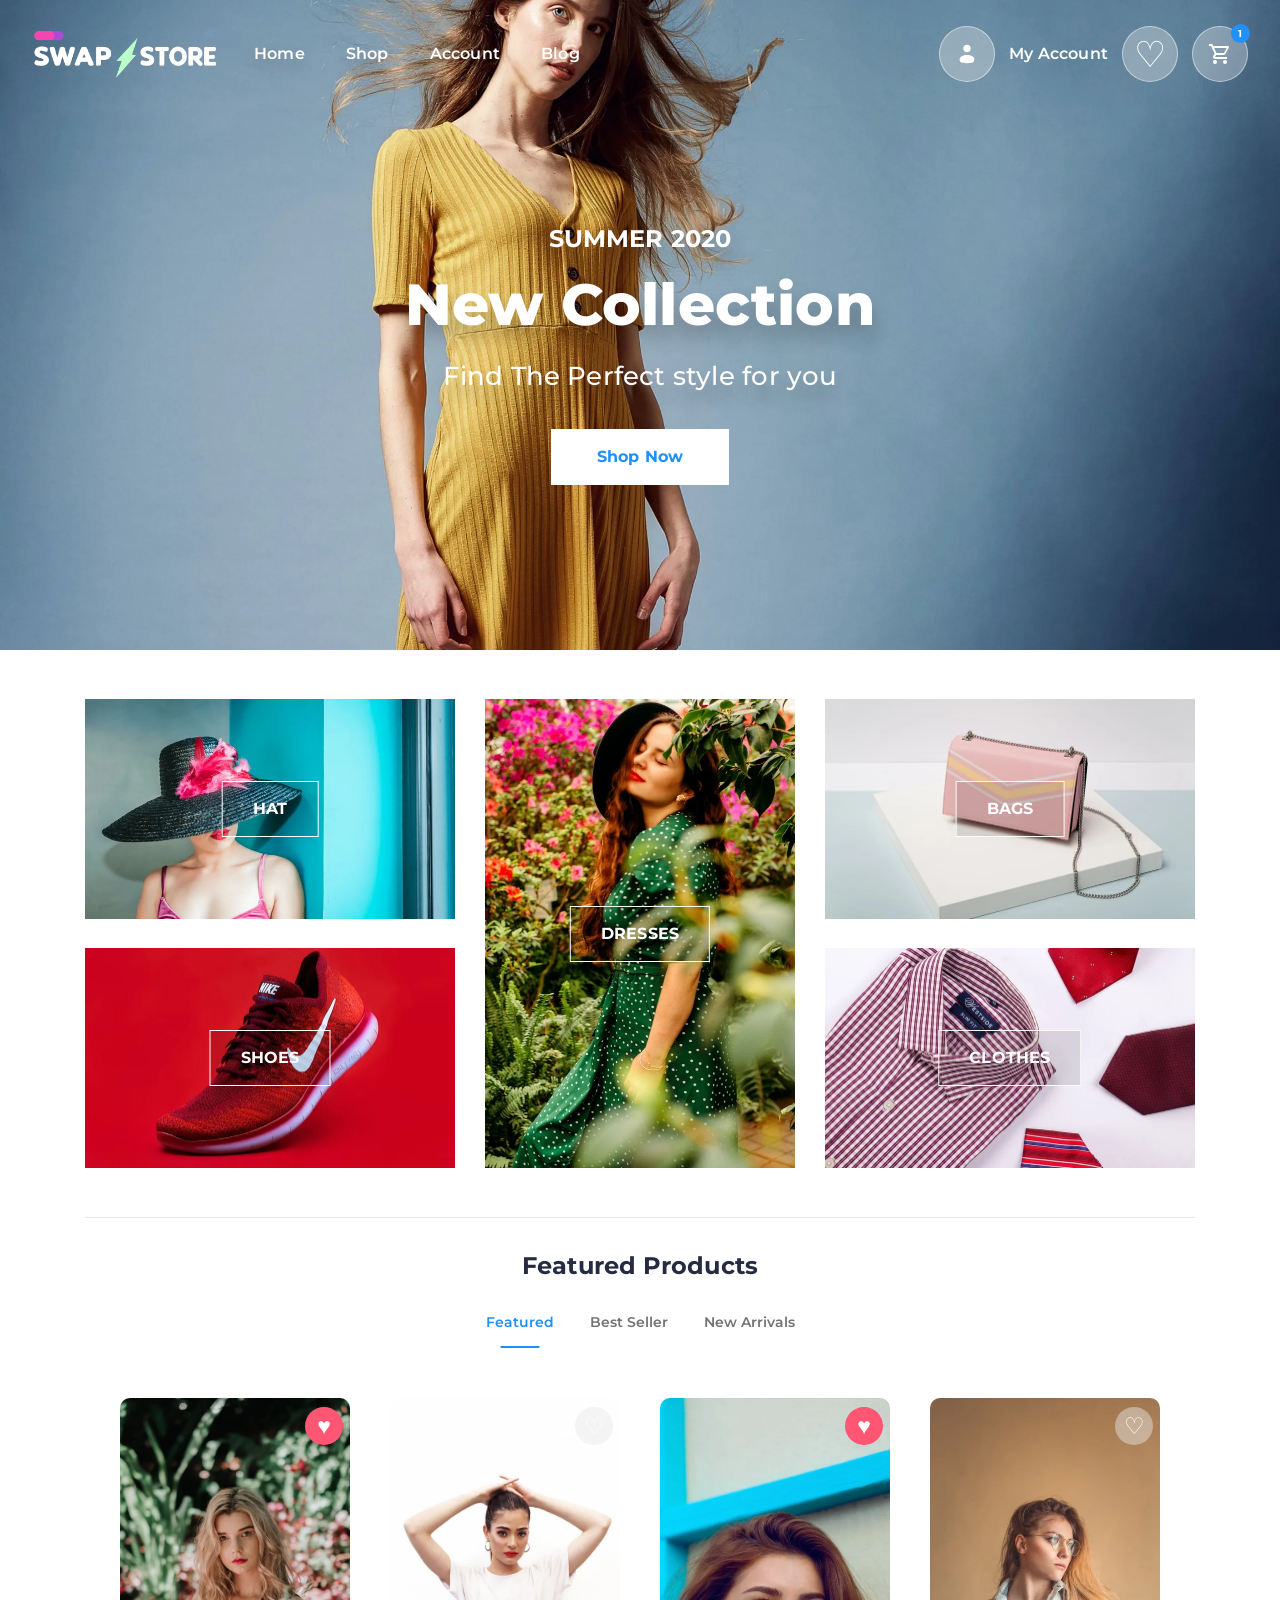
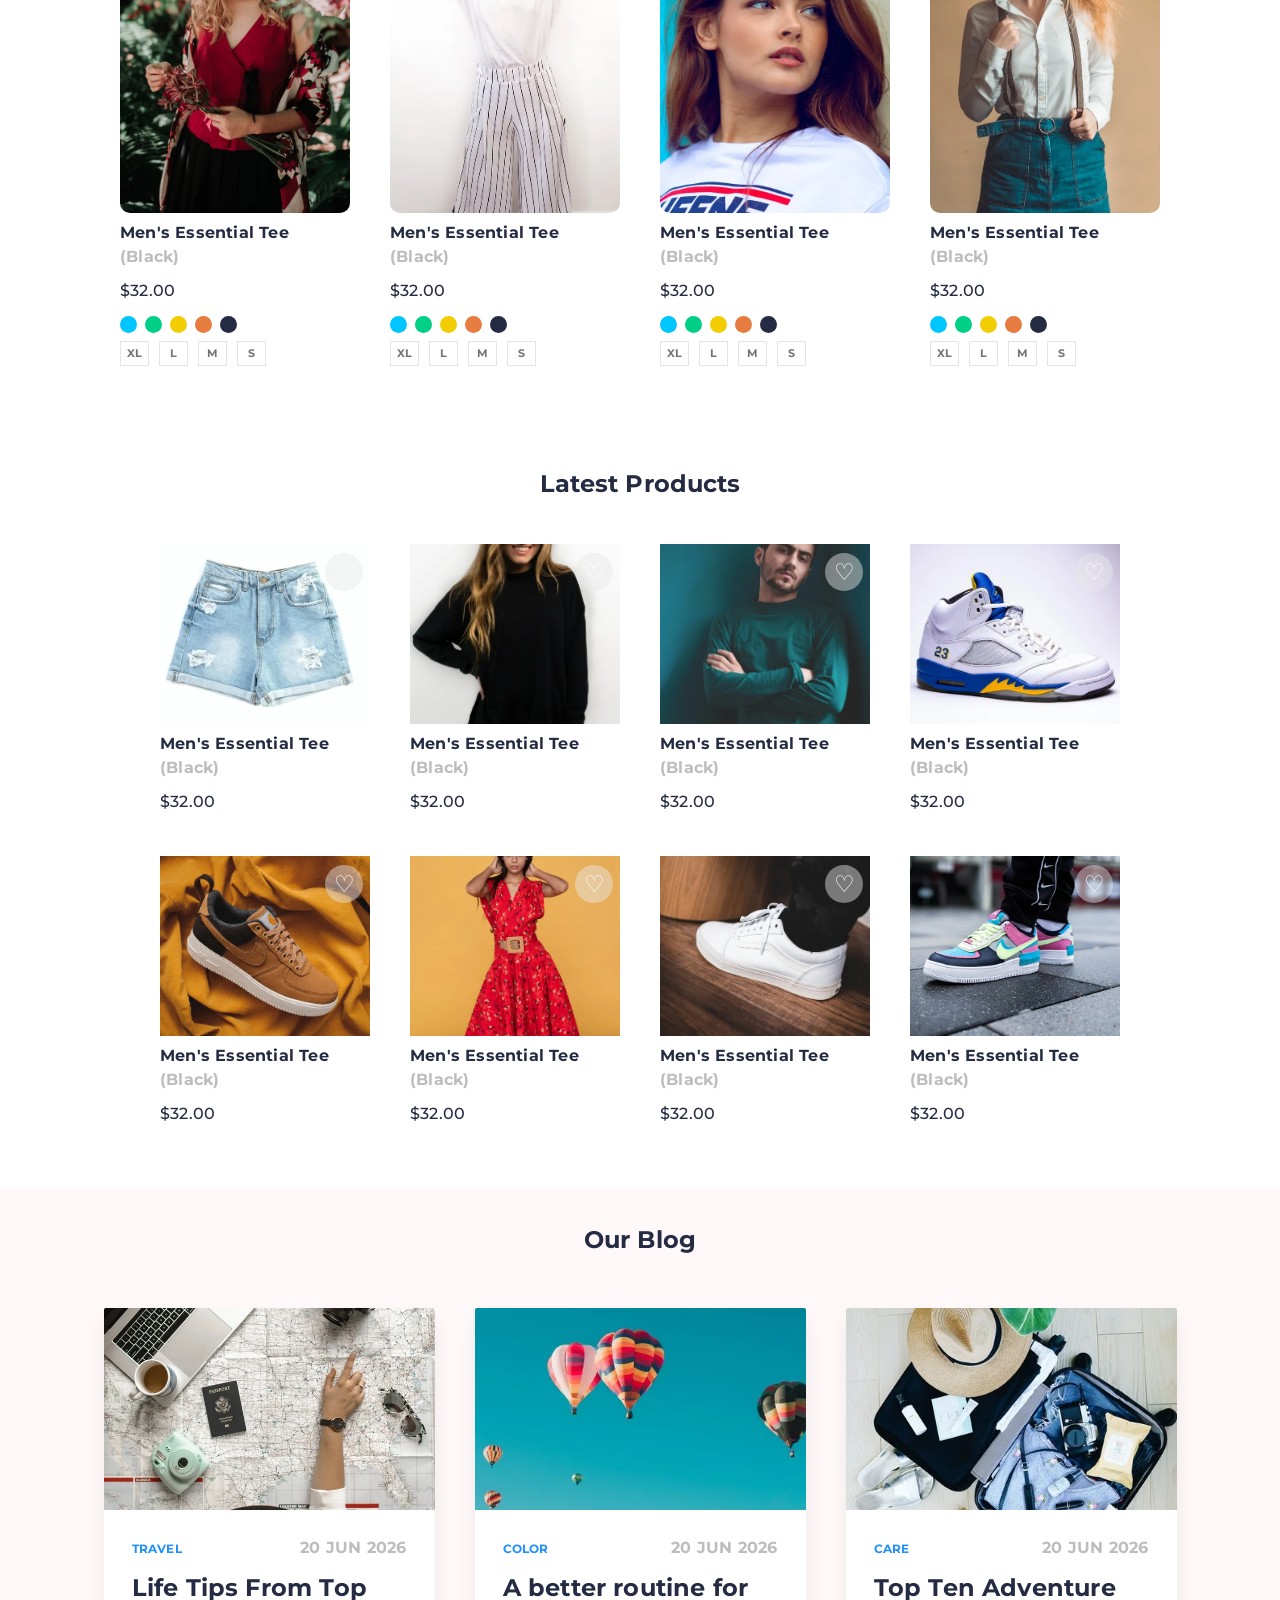
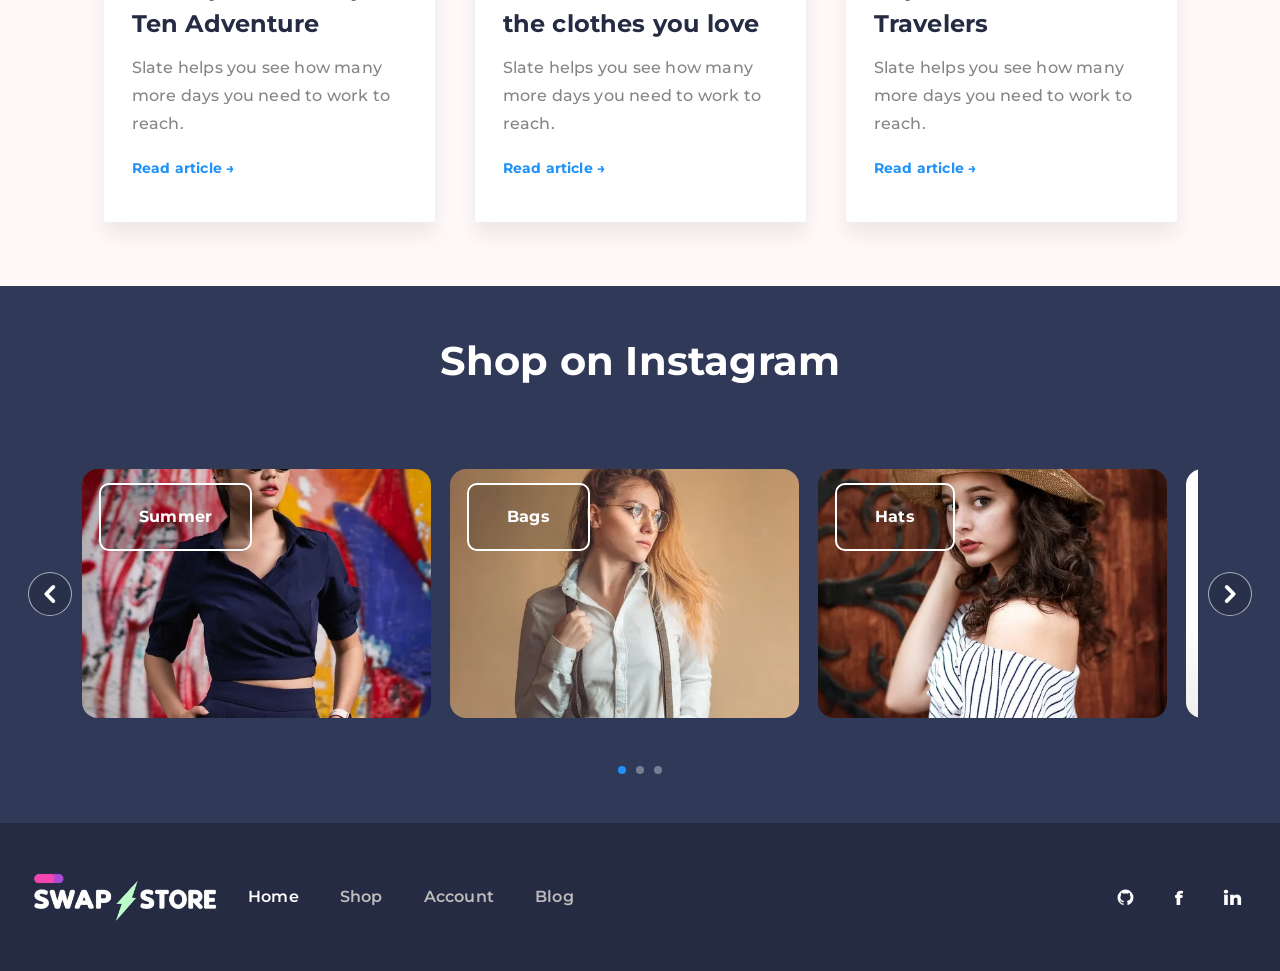
<file: index.html>
<!doctype html>
<html lang="en">
  <head>
    <meta charset="utf-8" />
    <meta name="viewport" content="width=device-width, initial-scale=1" />
    <title>Swap — New Collection</title>
    <meta name="description" content="Swap fashion shop" />
    <link rel="preconnect" href="https://fonts.googleapis.com" />
    <link rel="preconnect" href="https://fonts.gstatic.com" crossorigin />
    <link href="https://fonts.googleapis.com/css2?family=Montserrat:wght@400;500;600;700;800&display=swap" rel="stylesheet" />
    <link rel="stylesheet" href="styles.css" />
    <link rel="apple-touch-icon" sizes="57x57" href="/favicon/apple-icon-57x57.png" />
    <link rel="apple-touch-icon" sizes="60x60" href="/favicon/apple-icon-60x60.png" />
    <link rel="apple-touch-icon" sizes="72x72" href="/favicon/apple-icon-72x72.png" />
    <link rel="apple-touch-icon" sizes="76x76" href="/favicon/apple-icon-76x76.png" />
    <link rel="apple-touch-icon" sizes="114x114" href="/favicon/apple-icon-114x114.png" />
    <link rel="apple-touch-icon" sizes="120x120" href="/favicon/apple-icon-120x120.png" />
    <link rel="apple-touch-icon" sizes="144x144" href="/favicon/apple-icon-144x144.png" />
    <link rel="apple-touch-icon" sizes="152x152" href="/favicon/apple-icon-152x152.png" />
    <link rel="apple-touch-icon" sizes="180x180" href="/favicon/apple-icon-180x180.png" />
    <link rel="icon" type="image/png" sizes="192x192" href="/favicon/android-icon-192x192.png" />
    <link rel="icon" type="image/png" sizes="32x32" href="/favicon/favicon-32x32.png" />
    <link rel="icon" type="image/png" sizes="96x96" href="/favicon/favicon-96x96.png" />
    <link rel="icon" type="image/png" sizes="16x16" href="/favicon/favicon-16x16.png" />
    <link rel="manifest" href="/favicon/manifest.json" />
    <meta name="msapplication-TileColor" content="#ffffff" />
    <meta name="msapplication-TileImage" content="/favicon/ms-icon-144x144.png" />
    <meta name="theme-color" content="#ffffff" />
  </head>
  <body>
    <header class="site-header home-header">
      <nav class="navbar navbar--overlay container-wide" aria-label="Main navigation">
        <a class="brand" href="index.html" aria-label="Swap home">
          <img src="assets/logo-light.webp" alt="Swap" />
        </a>
        <div class="desktop-nav">
          <a class="active" href="index.html">Home</a>
          <a href="products.html">Shop</a>
          <a href="account.html">Account</a>
          <a href="blog.html">Blog</a>
        </div>
        <div class="nav-actions">
          <span class="account-circle" aria-hidden="true"
            ><svg xmlns="http://www.w3.org/2000/svg" width="1em" height="1em" viewBox="0 0 24 24">
              <path d="M0 0h24v24H0z" fill="none" />
              <circle cx="12" cy="6" r="4" fill="currentColor" />
              <path fill="currentColor" d="M20 17.5c0 2.485 0 4.5-8 4.5s-8-2.015-8-4.5S7.582 13 12 13s8 2.015 8 4.5" />
            </svg>
          </span>
          <a class="account-label" href="account.html">My Account</a>
          <a class="favorite-button" href="favorites.html" aria-label="Favorites">♡</a>
          <a class="cart-button" href="cart.html" aria-label="Shopping cart">
            <svg xmlns="http://www.w3.org/2000/svg" width="1em" height="1em" viewBox="0 0 24 24">
              <path d="M0 0h24v24H0z" fill="none" />
              <path fill="currentColor" d="M17 18a2 2 0 0 1 2 2a2 2 0 0 1-2 2a2 2 0 0 1-2-2c0-1.11.89-2 2-2M1 2h3.27l.94 2H20a1 1 0 0 1 1 1c0 .17-.05.34-.12.5l-3.58 6.47c-.34.61-1 1.03-1.75 1.03H8.1l-.9 1.63l-.03.12a.25.25 0 0 0 .25.25H19v2H7a2 2 0 0 1-2-2c0-.35.09-.68.24-.96l1.36-2.45L3 4H1zm6 16a2 2 0 0 1 2 2a2 2 0 0 1-2 2a2 2 0 0 1-2-2c0-1.11.89-2 2-2m9-7l2.78-5H6.14l2.36 5z" />
            </svg>
            <b data-cart-count>1</b>
          </a>
          <button class="menu-toggle" type="button" aria-expanded="false" aria-controls="mobile-menu" aria-label="Open menu"><span></span><span></span><span></span></button>
        </div>
        <div class="mobile-menu" id="mobile-menu">
          <a href="index.html">Home</a>
          <a href="products.html">Shop</a>
          <a href="account.html">Account</a>
          <a href="blog.html">Blog</a>
        </div>
      </nav>

      <div class="home-hero">
        <div class="home-hero__content">
          <p class="eyebrow">SUMMER 2020</p>
          <h1>New Collection</h1>
          <p>Find The Perfect style for you</p>
          <a class="button button--light" href="products.html">Shop Now</a>
        </div>
      </div>
    </header>

    <main>
      <section class="category-section container" aria-label="Shop by category">
        <div class="category-grid">
          <a class="category-card category-card--hat" href="products.html">
            <img src="assets/category-hat.webp" alt="Hat collection" />
            <span>HAT</span>
          </a>
          <a class="category-card category-card--shoes" href="products.html">
            <img src="assets/category-shoes.webp" alt="Shoes collection" />
            <span>SHOES</span>
          </a>
          <a class="category-card category-card--dresses" href="products.html">
            <img src="assets/category-dresses.webp" alt="Dresses collection" />
            <span>DRESSES</span>
          </a>
          <a class="category-card category-card--bags" href="products.html">
            <img src="assets/category-bags.webp" alt="Bags collection" />
            <span>BAGS</span>
          </a>
          <a class="category-card category-card--clothes" href="products.html">
            <img src="assets/category-clothes.webp" alt="Clothes collection" />
            <span>CLOTHES</span>
          </a>
        </div>
      </section>

      <div class="section-rule container"></div>

      <section class="products-section section" aria-labelledby="featured-title">
        <div class="section-heading">
          <h2 id="featured-title">Featured Products</h2>
          <div class="tabs" role="tablist" aria-label="Product selection">
            <button class="tab active" type="button" role="tab">Featured</button>
            <button class="tab" type="button" role="tab">Best Seller</button>
            <button class="tab" type="button" role="tab">New Arrivals</button>
          </div>
        </div>
        <div class="product-grid product-grid--featured container-small" data-home-grid="featured"></div>
      </section>

      <section class="products-section products-section--latest section" aria-labelledby="latest-title">
        <div class="section-heading">
          <h2 id="latest-title">Latest Products</h2>
        </div>
        <div class="product-grid product-grid--latest container-small" data-home-grid="latest"></div>
      </section>

      <section class="blog-section section" id="blog" aria-labelledby="blog-title">
        <div class="section-heading">
          <h2 id="blog-title">Our Blog</h2>
        </div>
        <div class="blog-grid container-small">
          <article class="blog-card">
            <img src="assets/blog-01.webp" alt="Accessories arranged on a table" />
            <div class="blog-card__body">
              <div class="journal-card__meta"><span>Travel</span><time>20 Jun 2026</time></div>
              <h3><a href="post.html">Life Tips From Top Ten Adventure</a></h3>
              <p>Slate helps you see how many more days you need to work to reach.</p>
              <a class="text-link" href="post.html">Read article →</a>
            </div>
          </article>
          <article class="blog-card">
            <img src="assets/blog-02.webp" alt="Two bright fish" />
            <div class="blog-card__body">
              <div class="journal-card__meta"><span>Color</span><time>20 Jun 2026</time></div>
              <h3><a href="post.html">A better routine for the clothes you love</a></h3>
              <p>Slate helps you see how many more days you need to work to reach.</p>
              <a class="text-link" href="post.html">Read article →</a>
            </div>
          </article>
          <article class="blog-card">
            <img src="assets/blog-03.webp" alt="Fashion accessories on a blue background" />
            <div class="blog-card__body">
              <div class="journal-card__meta"><span>Care</span><time>20 Jun 2026</time></div>
              <h3><a href="post.html">Top Ten Adventure Travelers</a></h3>
              <p>Slate helps you see how many more days you need to work to reach.</p>
              <a class="text-link" href="post.html">Read article →</a>
            </div>
          </article>
        </div>
      </section>

      <section class="instagram-section" aria-labelledby="instagram-title">
        <h2 id="instagram-title">Shop on Instagram</h2>
        <div class="instagram-slider" data-instagram-slider>
          <button class="instagram-arrow instagram-arrow--prev" type="button" aria-label="Previous Instagram post">
            <svg xmlns="http://www.w3.org/2000/svg" width="1em" height="1em" viewBox="0 0 24 24">
              <path d="M0 0h24v24H0z" fill="none" />
              <g fill="none" fill-rule="evenodd">
                <path d="M24 0v24H0V0zM12.593 23.258l-.011.002l-.071.035l-.02.004l-.014-.004l-.071-.035q-.016-.005-.024.005l-.004.01l-.017.428l.005.02l.01.013l.104.074l.015.004l.012-.004l.104-.074l.012-.016l.004-.017l-.017-.427q-.004-.016-.017-.018m.265-.113l-.013.002l-.185.093l-.01.01l-.003.011l.018.43l.005.012l.008.007l.201.093q.019.005.029-.008l.004-.014l-.034-.614q-.005-.019-.02-.022m-.715.002a.02.02 0 0 0-.027.006l-.006.014l-.034.614q.001.018.017.024l.015-.002l.201-.093l.01-.008l.004-.011l.017-.43l-.003-.012l-.01-.01z" />
                <path fill="currentColor" d="M7.94 13.06a1.5 1.5 0 0 1 0-2.12l5.656-5.658a1.5 1.5 0 1 1 2.121 2.122L11.122 12l4.596 4.596a1.5 1.5 0 1 1-2.12 2.122l-5.66-5.658Z" />
              </g>
            </svg>
          </button>
          <div class="instagram-viewport">
            <div class="instagram-track">
              <a class="instagram-card" href="#"><img src="assets/instagram-05.webp" alt="Summer fashion" /><span>Summer</span></a>
              <a class="instagram-card" href="#"><img src="assets/instagram-01.webp" alt="Bags" /><span>Bags</span></a>
              <a class="instagram-card" href="#"><img src="assets/instagram-02.webp" alt="Hats" /><span>Hats</span></a>
              <a class="instagram-card" href="#"><img src="assets/instagram-03.webp" alt="Casual fashion" /><span>Casual</span></a>
              <a class="instagram-card" href="#"><img src="assets/instagram-04.webp" alt="Artist fashion" /><span>Artists</span></a>
            </div>
          </div>
          <button class="instagram-arrow instagram-arrow--next" type="button" aria-label="Next Instagram post">
            <svg xmlns="http://www.w3.org/2000/svg" width="1em" height="1em" viewBox="0 0 24 24">
              <path d="M0 0h24v24H0z" fill="none" />
              <g fill="none" fill-rule="evenodd">
                <path d="M24 0v24H0V0zM12.593 23.258l-.011.002l-.071.035l-.02.004l-.014-.004l-.071-.035q-.016-.005-.024.005l-.004.01l-.017.428l.005.02l.01.013l.104.074l.015.004l.012-.004l.104-.074l.012-.016l.004-.017l-.017-.427q-.004-.016-.017-.018m.265-.113l-.013.002l-.185.093l-.01.01l-.003.011l.018.43l.005.012l.008.007l.201.093q.019.005.029-.008l.004-.014l-.034-.614q-.005-.019-.02-.022m-.715.002a.02.02 0 0 0-.027.006l-.006.014l-.034.614q.001.018.017.024l.015-.002l.201-.093l.01-.008l.004-.011l.017-.43l-.003-.012l-.01-.01z" />
                <path fill="currentColor" d="M16.06 10.94a1.5 1.5 0 0 1 0 2.12l-5.656 5.658a1.5 1.5 0 1 1-2.121-2.122L12.879 12L8.283 7.404a1.5 1.5 0 0 1 2.12-2.122l5.658 5.657Z" />
              </g>
            </svg>
          </button>
        </div>
        <div class="carousel-dots" aria-label="Instagram slides">
          <button class="active" type="button" aria-label="Slide 1"></button>
          <button type="button" aria-label="Slide 2"></button>
          <button type="button" aria-label="Slide 3"></button>
        </div>
      </section>
    </main>

    <footer class="site-footer">
      <div class="site-footer__inner container-wide">
        <a class="brand" href="index.html"><img src="assets/logo-light.webp" alt="Swap" /></a>
        <nav class="footer-nav" aria-label="Footer navigation">
          <a class="active" href="index.html">Home</a>
          <a href="products.html">Shop</a>
          <a href="account.html">Account</a>
          <a href="blog.html">Blog</a>
        </nav>
        <div class="social-links" aria-label="Social networks">
          <a href="https://github.com/ImmoralDeveloper" aria-label="Github">
            <svg xmlns="http://www.w3.org/2000/svg" width="1em" height="1em" viewBox="0 0 24 24">
              <path d="M0 0h24v24H0z" fill="none" />
              <path fill="currentColor" d="M12 2A10 10 0 0 0 2 12c0 4.42 2.87 8.17 6.84 9.5c.5.08.66-.23.66-.5v-1.69c-2.77.6-3.36-1.34-3.36-1.34c-.46-1.16-1.11-1.47-1.11-1.47c-.91-.62.07-.6.07-.6c1 .07 1.53 1.03 1.53 1.03c.87 1.52 2.34 1.07 2.91.83c.09-.65.35-1.09.63-1.34c-2.22-.25-4.55-1.11-4.55-4.92c0-1.11.38-2 1.03-2.71c-.1-.25-.45-1.29.1-2.64c0 0 .84-.27 2.75 1.02c.79-.22 1.65-.33 2.5-.33s1.71.11 2.5.33c1.91-1.29 2.75-1.02 2.75-1.02c.55 1.35.2 2.39.1 2.64c.65.71 1.03 1.6 1.03 2.71c0 3.82-2.34 4.66-4.57 4.91c.36.31.69.92.69 1.85V21c0 .27.16.59.67.5C19.14 20.16 22 16.42 22 12A10 10 0 0 0 12 2" />
            </svg>
          </a>
          <a href="https://www.facebook.com/immoral.dev" aria-label="Facebook">f</a>
          <a href="https://www.linkedin.com/company/immoraldev" aria-label="LinkedIn">in</a>
        </div>
      </div>
    </footer>

    <script src="script.js"></script>
  </body>
</html>
</file>
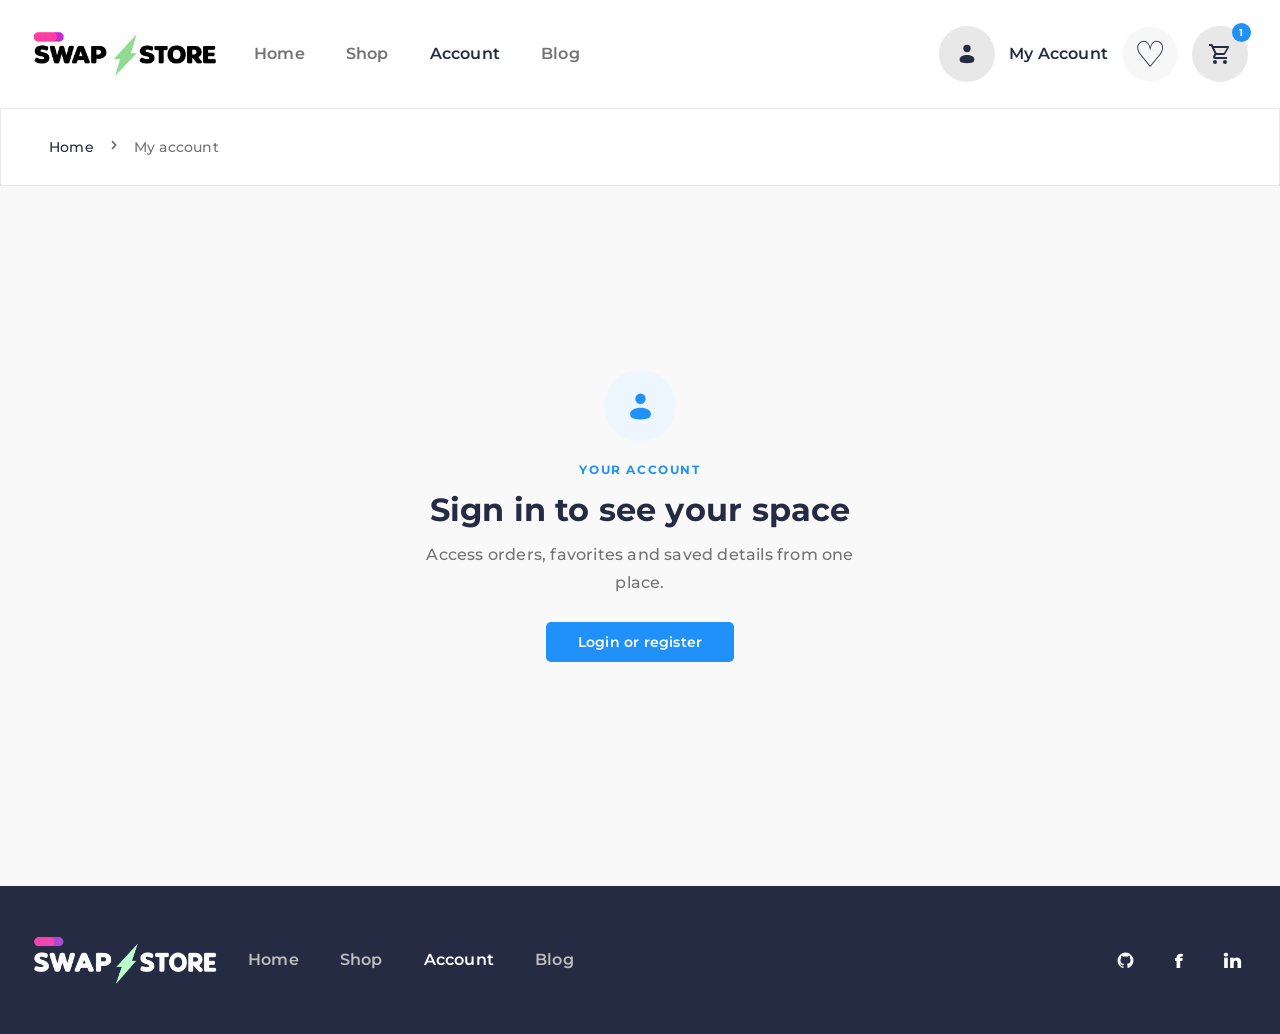
<file: account.html>
<!doctype html>
<html lang="en">
  <head>
    <meta charset="utf-8" />
    <meta name="viewport" content="width=device-width, initial-scale=1" />
    <title>My account — Swap</title>
    <meta name="description" content="Manage your Swap profile, orders and saved items" />
    <link rel="preconnect" href="https://fonts.googleapis.com" />
    <link rel="preconnect" href="https://fonts.gstatic.com" crossorigin />
    <link href="https://fonts.googleapis.com/css2?family=Montserrat:wght@400;500;600;700;800&display=swap" rel="stylesheet" />
    <link rel="stylesheet" href="styles.css" />
    <link rel="apple-touch-icon" sizes="57x57" href="/favicon/apple-icon-57x57.png" />
    <link rel="apple-touch-icon" sizes="60x60" href="/favicon/apple-icon-60x60.png" />
    <link rel="apple-touch-icon" sizes="72x72" href="/favicon/apple-icon-72x72.png" />
    <link rel="apple-touch-icon" sizes="76x76" href="/favicon/apple-icon-76x76.png" />
    <link rel="apple-touch-icon" sizes="114x114" href="/favicon/apple-icon-114x114.png" />
    <link rel="apple-touch-icon" sizes="120x120" href="/favicon/apple-icon-120x120.png" />
    <link rel="apple-touch-icon" sizes="144x144" href="/favicon/apple-icon-144x144.png" />
    <link rel="apple-touch-icon" sizes="152x152" href="/favicon/apple-icon-152x152.png" />
    <link rel="apple-touch-icon" sizes="180x180" href="/favicon/apple-icon-180x180.png" />
    <link rel="icon" type="image/png" sizes="192x192" href="/favicon/android-icon-192x192.png" />
    <link rel="icon" type="image/png" sizes="32x32" href="/favicon/favicon-32x32.png" />
    <link rel="icon" type="image/png" sizes="96x96" href="/favicon/favicon-96x96.png" />
    <link rel="icon" type="image/png" sizes="16x16" href="/favicon/favicon-16x16.png" />
    <link rel="manifest" href="/favicon/manifest.json" />
    <meta name="msapplication-TileColor" content="#ffffff" />
    <meta name="msapplication-TileImage" content="/favicon/ms-icon-144x144.png" />
    <meta name="theme-color" content="#ffffff" />
  </head>
  <body>
    <header class="site-header">
      <nav class="navbar container-wide" aria-label="Main navigation">
        <a class="brand" href="index.html"><img src="assets/logo-dark.webp" alt="Swap" /></a>
        <div class="desktop-nav"><a href="index.html">Home</a><a href="products.html">Shop</a><a class="active" href="account.html">Account</a><a href="blog.html">Blog</a></div>
        <div class="nav-actions">
          <span class="account-circle"
            ><svg xmlns="http://www.w3.org/2000/svg" width="1em" height="1em" viewBox="0 0 24 24">
              <path d="M0 0h24v24H0z" fill="none" />
              <circle cx="12" cy="6" r="4" fill="currentColor" />
              <path fill="currentColor" d="M20 17.5c0 2.485 0 4.5-8 4.5s-8-2.015-8-4.5S7.582 13 12 13s8 2.015 8 4.5" />
            </svg> </span
          ><a class="account-label" href="account.html">My Account</a><a class="favorite-button" href="favorites.html" aria-label="Favorites">♡</a
          ><a class="cart-button" href="cart.html" aria-label="Shopping cart">
            <svg xmlns="http://www.w3.org/2000/svg" width="1em" height="1em" viewBox="0 0 24 24">
              <path d="M0 0h24v24H0z" fill="none" />
              <path fill="currentColor" d="M17 18a2 2 0 0 1 2 2a2 2 0 0 1-2 2a2 2 0 0 1-2-2c0-1.11.89-2 2-2M1 2h3.27l.94 2H20a1 1 0 0 1 1 1c0 .17-.05.34-.12.5l-3.58 6.47c-.34.61-1 1.03-1.75 1.03H8.1l-.9 1.63l-.03.12a.25.25 0 0 0 .25.25H19v2H7a2 2 0 0 1-2-2c0-.35.09-.68.24-.96l1.36-2.45L3 4H1zm6 16a2 2 0 0 1 2 2a2 2 0 0 1-2 2a2 2 0 0 1-2-2c0-1.11.89-2 2-2m9-7l2.78-5H6.14l2.36 5z" />
            </svg>
            <b data-cart-count>1</b></a
          ><button class="menu-toggle" type="button" aria-expanded="false" aria-controls="mobile-menu" aria-label="Open menu"><span></span><span></span><span></span></button>
        </div>
        <div class="mobile-menu" id="mobile-menu"><a href="index.html">Home</a><a href="products.html">Shop</a><a href="account.html">Account</a><a href="blog.html">Blog</a></div>
      </nav>
      <div class="breadcrumb">
        <div class="container-wide">
          <a href="index.html">Home</a
          ><span
            ><svg xmlns="http://www.w3.org/2000/svg" width="1em" height="1em" viewBox="0 0 24 24">
              <path d="M0 0h24v24H0z" fill="none" />
              <g fill="none" fill-rule="evenodd">
                <path d="M24 0v24H0V0zM12.593 23.258l-.011.002l-.071.035l-.02.004l-.014-.004l-.071-.035q-.016-.005-.024.005l-.004.01l-.017.428l.005.02l.01.013l.104.074l.015.004l.012-.004l.104-.074l.012-.016l.004-.017l-.017-.427q-.004-.016-.017-.018m.265-.113l-.013.002l-.185.093l-.01.01l-.003.011l.018.43l.005.012l.008.007l.201.093q.019.005.029-.008l.004-.014l-.034-.614q-.005-.019-.02-.022m-.715.002a.02.02 0 0 0-.027.006l-.006.014l-.034.614q.001.018.017.024l.015-.002l.201-.093l.01-.008l.004-.011l.017-.43l-.003-.012l-.01-.01z" />
                <path fill="currentColor" d="M16.06 10.94a1.5 1.5 0 0 1 0 2.12l-5.656 5.658a1.5 1.5 0 1 1-2.121-2.122L12.879 12L8.283 7.404a1.5 1.5 0 0 1 2.12-2.122l5.658 5.657Z" />
              </g></svg></span
          ><span>My account</span>
        </div>
      </div>
    </header>

    <main class="dashboard-page">
      <section class="account-guest container" data-account-guest hidden>
        <div class="empty-state">
          <span
            ><svg xmlns="http://www.w3.org/2000/svg" width="1em" height="1em" viewBox="0 0 24 24">
              <path d="M0 0h24v24H0z" fill="none" />
              <circle cx="12" cy="6" r="4" fill="currentColor" />
              <path fill="currentColor" d="M20 17.5c0 2.485 0 4.5-8 4.5s-8-2.015-8-4.5S7.582 13 12 13s8 2.015 8 4.5" />
            </svg>
          </span>
          <p class="eyebrow">YOUR ACCOUNT</p>
          <h1>Sign in to see your space</h1>
          <p>Access orders, favorites and saved details from one place.</p>
          <a class="button button--primary" href="auth.html">Login or register</a>
        </div>
      </section>

      <section class="account-dashboard container" data-account-user hidden>
        <header class="dashboard-header">
          <div>
            <p class="eyebrow">MY ACCOUNT</p>
            <h1>Welcome back, <span data-account-name>Demo</span>.</h1>
            <p>Here is what is happening with your Swap account.</p>
          </div>
          <button class="button button--outline" type="button" data-logout>Log out</button>
        </header>
        <div class="account-stats">
          <a href="#orders"><span>01</span><b>Active order</b><small>Arrives 2–4 Jul</small></a
          ><a href="favorites.html"><span data-favorite-count>2</span><b>Saved pieces</b><small>View favorites</small></a
          ><a href="cart.html"><span data-account-cart-count>1</span><b>Cart items</b><small>Continue checkout</small></a>
        </div>
        <div class="dashboard-grid">
          <section class="dashboard-card dashboard-card--orders" id="orders">
            <div class="dashboard-card__heading">
              <div>
                <p class="eyebrow">RECENT ORDER</p>
                <h2>Order #FG-2841</h2>
              </div>
              <span class="status-pill">In transit</span>
            </div>
            <div class="order-product">
              <img src="assets/detail-related-01.webp" alt="Drop 01 set" />
              <div><b>Drop 01 (4-pack)</b><span>Color: Blue · Qty: 1</span><strong>$150.00</strong></div>
            </div>
            <div class="order-progress">
              <i></i>
              <div><span>Confirmed</span><span>In transit</span><span>Delivered</span></div>
            </div>
            <button class="text-link" type="button">Track package →</button>
          </section>
          <section class="dashboard-card">
            <p class="eyebrow">PROFILE</p>
            <h2>Your details</h2>
            <form class="profile-form" data-profile-form>
              <label>Name<input name="name" value="Demo User" /></label><label>Email<input name="email" type="email" value="demo@Swap.test" /></label><label>Phone<input name="phone" value="+51 999 555 111" /></label><button class="button button--primary" type="submit">Save changes</button><span data-profile-feedback></span>
            </form>
          </section>
          <section class="dashboard-card">
            <p class="eyebrow">DELIVERY</p>
            <h2>Default address</h2>
            <address><b>Demo User</b><span>Av. Larco 1234</span><span>Miraflores, Lima</span><span>Peru</span></address>
            <button class="text-link" type="button">Edit address →</button>
          </section>
          <section class="dashboard-card dashboard-links">
            <p class="eyebrow">QUICK LINKS</p>
            <h2>Continue exploring</h2>
            <a href="favorites.html"
              ><span>♡</span>
              <div><b>Favorites</b><small>Pieces you saved</small></div>
              <i>→</i></a
            >
            <a href="cart.html">
              <span
                ><svg xmlns="http://www.w3.org/2000/svg" width="1em" height="1em" viewBox="0 0 24 24">
                  <path d="M0 0h24v24H0z" fill="none" />
                  <path fill="currentColor" d="M17 18a2 2 0 0 1 2 2a2 2 0 0 1-2 2a2 2 0 0 1-2-2c0-1.11.89-2 2-2M1 2h3.27l.94 2H20a1 1 0 0 1 1 1c0 .17-.05.34-.12.5l-3.58 6.47c-.34.61-1 1.03-1.75 1.03H8.1l-.9 1.63l-.03.12a.25.25 0 0 0 .25.25H19v2H7a2 2 0 0 1-2-2c0-.35.09-.68.24-.96l1.36-2.45L3 4H1zm6 16a2 2 0 0 1 2 2a2 2 0 0 1-2 2a2 2 0 0 1-2-2c0-1.11.89-2 2-2m9-7l2.78-5H6.14l2.36 5z" />
                </svg>
              </span>
              <div><b>Shopping cart</b><small>Review your selection</small></div>
              <i>→</i>
            </a>
            <a href="blog.html"
              ><span>✦</span>
              <div><b>Journal</b><small>Read the latest stories</small></div>
              <i>→</i></a
            >
          </section>
        </div>
      </section>
    </main>

    <footer class="site-footer">
      <div class="site-footer__inner container-wide">
        <a class="brand" href="index.html"><img src="assets/logo-light.webp" alt="Swap" /></a>
        <nav class="footer-nav"><a href="index.html">Home</a><a href="products.html">Shop</a><a class="active" href="account.html">Account</a><a href="blog.html">Blog</a></nav>
        <div class="social-links" aria-label="Social networks">
          <a href="https://github.com/ImmoralDeveloper" aria-label="Github">
            <svg xmlns="http://www.w3.org/2000/svg" width="1em" height="1em" viewBox="0 0 24 24">
              <path d="M0 0h24v24H0z" fill="none" />
              <path fill="currentColor" d="M12 2A10 10 0 0 0 2 12c0 4.42 2.87 8.17 6.84 9.5c.5.08.66-.23.66-.5v-1.69c-2.77.6-3.36-1.34-3.36-1.34c-.46-1.16-1.11-1.47-1.11-1.47c-.91-.62.07-.6.07-.6c1 .07 1.53 1.03 1.53 1.03c.87 1.52 2.34 1.07 2.91.83c.09-.65.35-1.09.63-1.34c-2.22-.25-4.55-1.11-4.55-4.92c0-1.11.38-2 1.03-2.71c-.1-.25-.45-1.29.1-2.64c0 0 .84-.27 2.75 1.02c.79-.22 1.65-.33 2.5-.33s1.71.11 2.5.33c1.91-1.29 2.75-1.02 2.75-1.02c.55 1.35.2 2.39.1 2.64c.65.71 1.03 1.6 1.03 2.71c0 3.82-2.34 4.66-4.57 4.91c.36.31.69.92.69 1.85V21c0 .27.16.59.67.5C19.14 20.16 22 16.42 22 12A10 10 0 0 0 12 2" />
            </svg>
          </a>
          <a href="https://www.facebook.com/immoral.dev" aria-label="Facebook">f</a>
          <a href="https://www.linkedin.com/company/immoraldev" aria-label="LinkedIn">in</a>
        </div>
      </div>
    </footer>
    <script src="script.js"></script>
  </body>
</html>
</file>
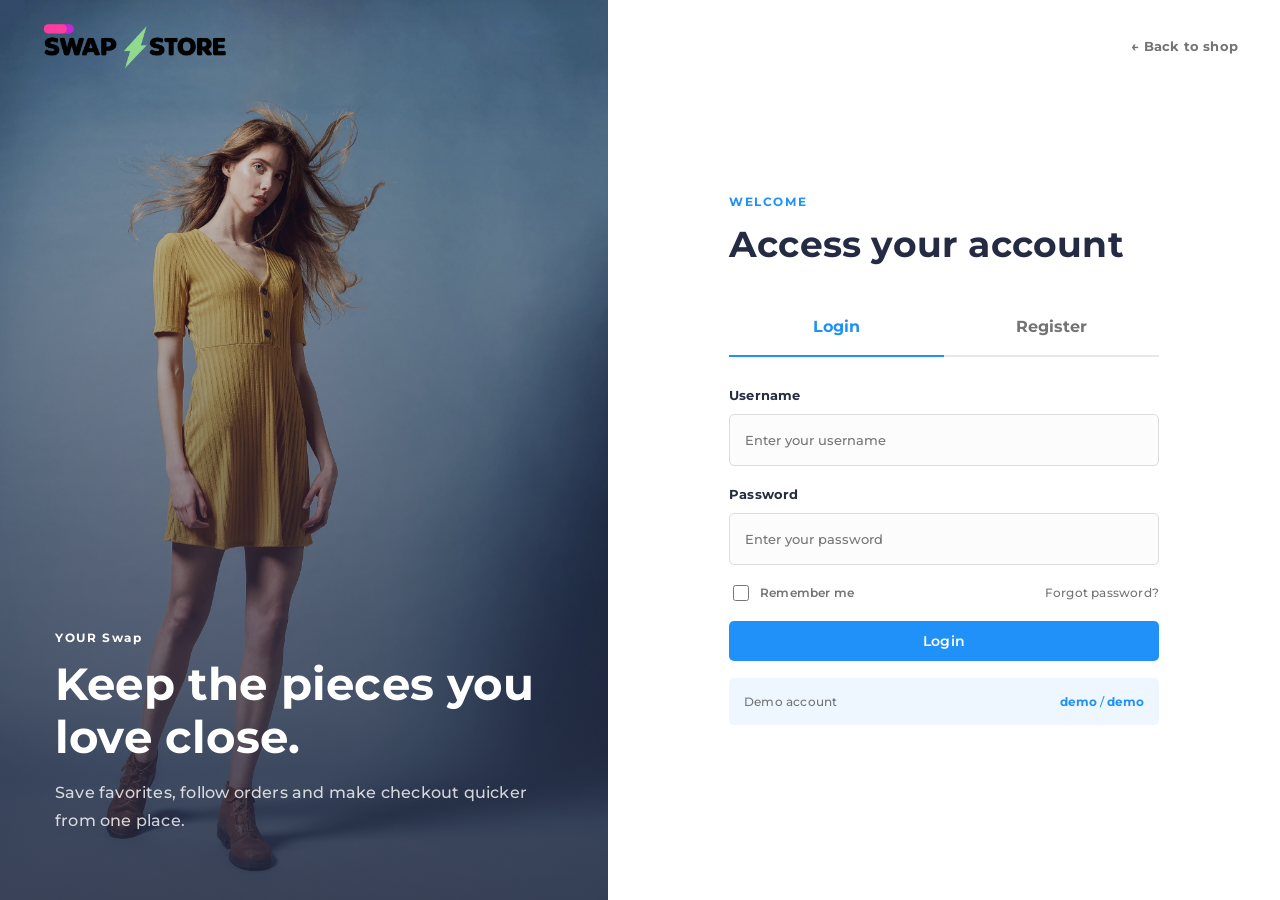
<file: auth.html>
<!doctype html>
<html lang="en">
<head>
  <meta charset="utf-8">
  <meta name="viewport" content="width=device-width, initial-scale=1">
  <title>Login or register — Swap</title>
  <meta name="description" content="Access your Swap account">
  <link rel="preconnect" href="https://fonts.googleapis.com">
  <link rel="preconnect" href="https://fonts.gstatic.com" crossorigin>
  <link href="https://fonts.googleapis.com/css2?family=Montserrat:wght@400;500;600;700;800&display=swap" rel="stylesheet">
  <link rel="stylesheet" href="styles.css">
    <link rel="apple-touch-icon" sizes="57x57" href="/favicon/apple-icon-57x57.png" />
    <link rel="apple-touch-icon" sizes="60x60" href="/favicon/apple-icon-60x60.png" />
    <link rel="apple-touch-icon" sizes="72x72" href="/favicon/apple-icon-72x72.png" />
    <link rel="apple-touch-icon" sizes="76x76" href="/favicon/apple-icon-76x76.png" />
    <link rel="apple-touch-icon" sizes="114x114" href="/favicon/apple-icon-114x114.png" />
    <link rel="apple-touch-icon" sizes="120x120" href="/favicon/apple-icon-120x120.png" />
    <link rel="apple-touch-icon" sizes="144x144" href="/favicon/apple-icon-144x144.png" />
    <link rel="apple-touch-icon" sizes="152x152" href="/favicon/apple-icon-152x152.png" />
    <link rel="apple-touch-icon" sizes="180x180" href="/favicon/apple-icon-180x180.png" />
    <link rel="icon" type="image/png" sizes="192x192" href="/favicon/android-icon-192x192.png" />
    <link rel="icon" type="image/png" sizes="32x32" href="/favicon/favicon-32x32.png" />
    <link rel="icon" type="image/png" sizes="96x96" href="/favicon/favicon-96x96.png" />
    <link rel="icon" type="image/png" sizes="16x16" href="/favicon/favicon-16x16.png" />
    <link rel="manifest" href="/favicon/manifest.json" />
    <meta name="msapplication-TileColor" content="#ffffff" />
    <meta name="msapplication-TileImage" content="/favicon/ms-icon-144x144.png" />
    <meta name="theme-color" content="#ffffff" />
</head>
<body class="auth-page">
  <header class="auth-header"><a class="brand" href="index.html"><img src="assets/logo-dark.webp" alt="Swap"></a><a href="index.html">← Back to shop</a></header>
  <main class="auth-shell">
    <section class="auth-visual">
      <img src="assets/home-hero.webp" alt="">
      <div><p class="eyebrow">YOUR Swap</p><h1>Keep the pieces you love close.</h1><p>Save favorites, follow orders and make checkout quicker from one place.</p></div>
    </section>
    <section class="auth-panel">
      <div class="auth-panel__inner">
        <p class="eyebrow">WELCOME</p>
        <h1>Access your account</h1>
        <div class="auth-tabs" role="tablist"><button class="active" type="button" data-auth-tab="login">Login</button><button type="button" data-auth-tab="register">Register</button></div>

        <form class="auth-form active" data-auth-form="login">
          <label>Username<input name="username" autocomplete="username" required placeholder="Enter your username"></label>
          <label>Password<input name="password" type="password" autocomplete="current-password" required placeholder="Enter your password"></label>
          <div class="form-row"><label class="check-label"><input type="checkbox"> Remember me</label><a href="#">Forgot password?</a></div>
          <button class="button button--primary button--block" type="submit">Login</button>
          <div class="demo-credentials"><span>Demo account</span><button type="button" data-fill-demo><b>demo</b> / <b>demo</b></button></div>
        </form>

        <form class="auth-form" data-auth-form="register">
          <label>Name<input name="name" autocomplete="name" required placeholder="Your name"></label>
          <label>Email<input name="email" type="email" autocomplete="email" required placeholder="you@example.com"></label>
          <label>Username<input name="username" autocomplete="username" required placeholder="Choose a username"></label>
          <label>Password<input name="password" type="password" minlength="4" autocomplete="new-password" required placeholder="At least 4 characters"></label>
          <label class="check-label"><input type="checkbox" required> I accept the terms and privacy policy</label>
          <button class="button button--primary button--block" type="submit">Create account</button>
        </form>
        <p class="form-feedback" data-auth-feedback aria-live="polite"></p>
      </div>
    </section>
  </main>
  <script src="script.js"></script>
</body>
</html>
</file>
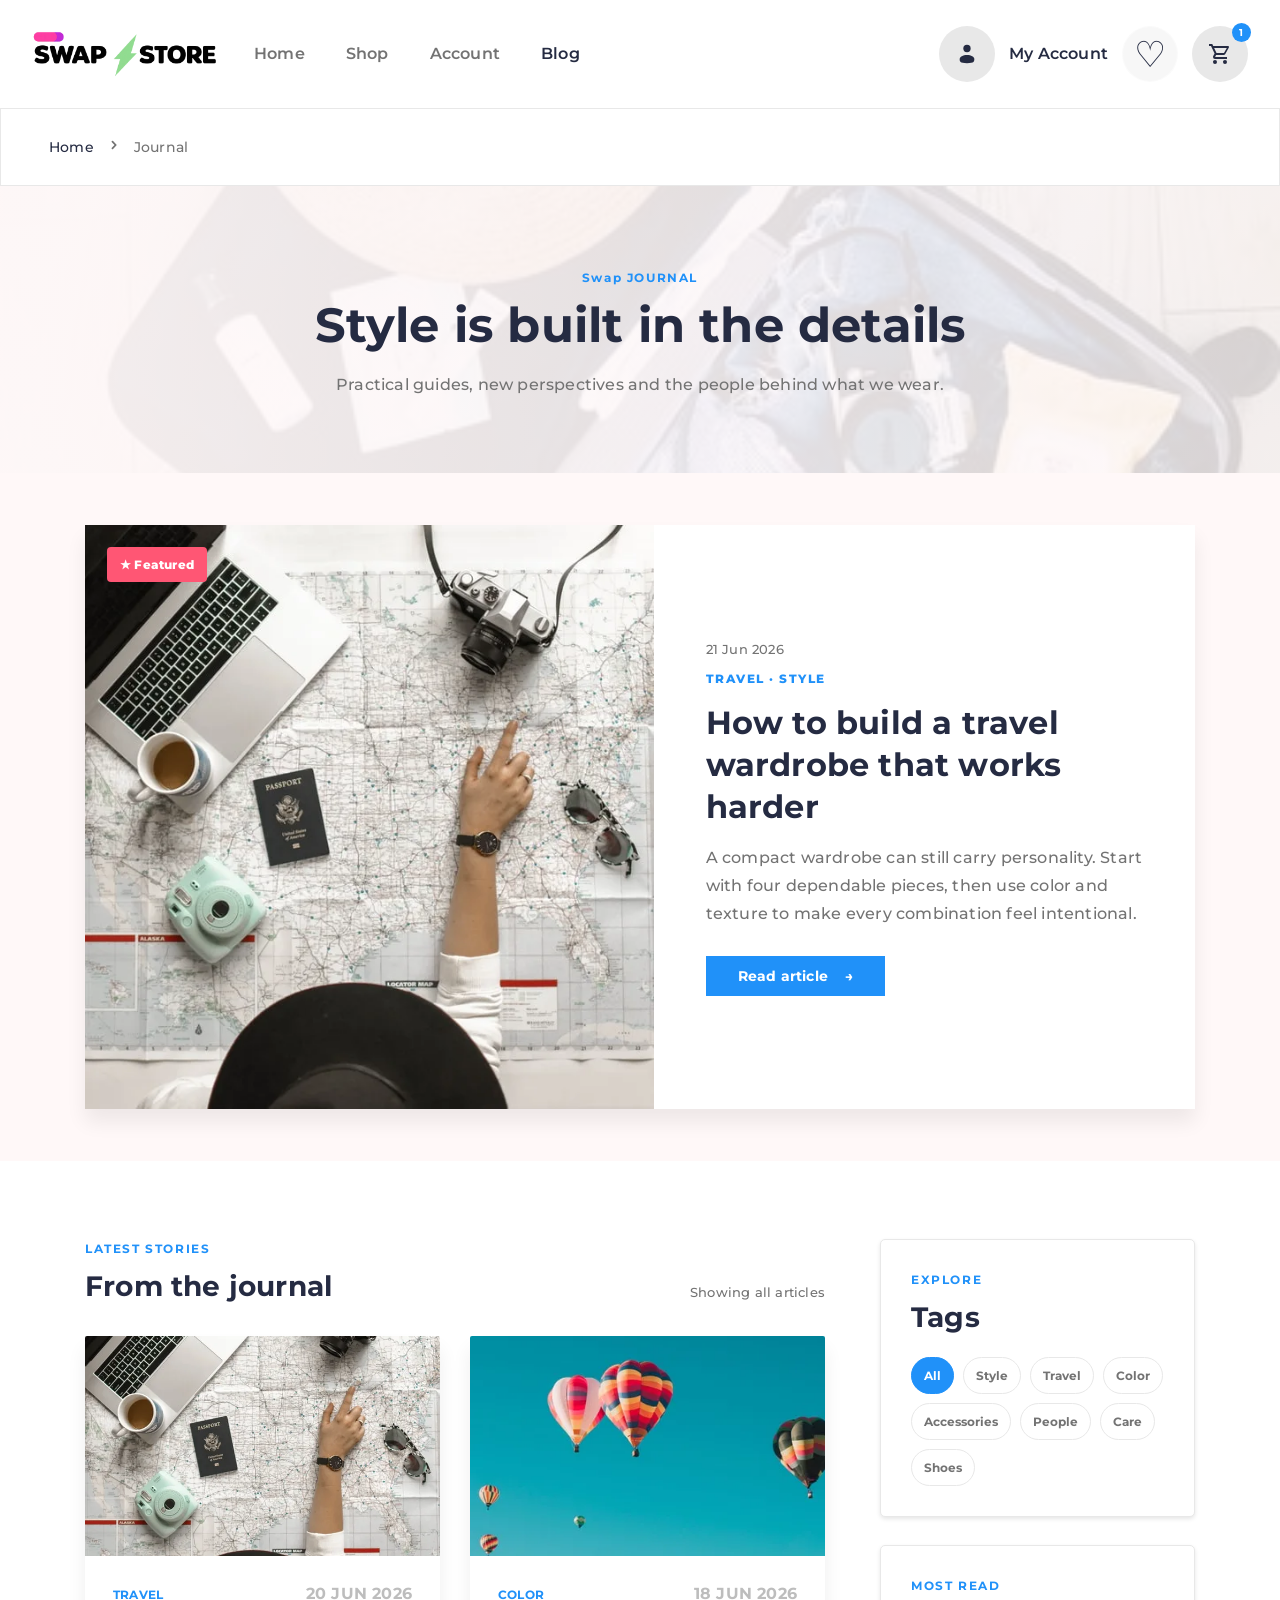
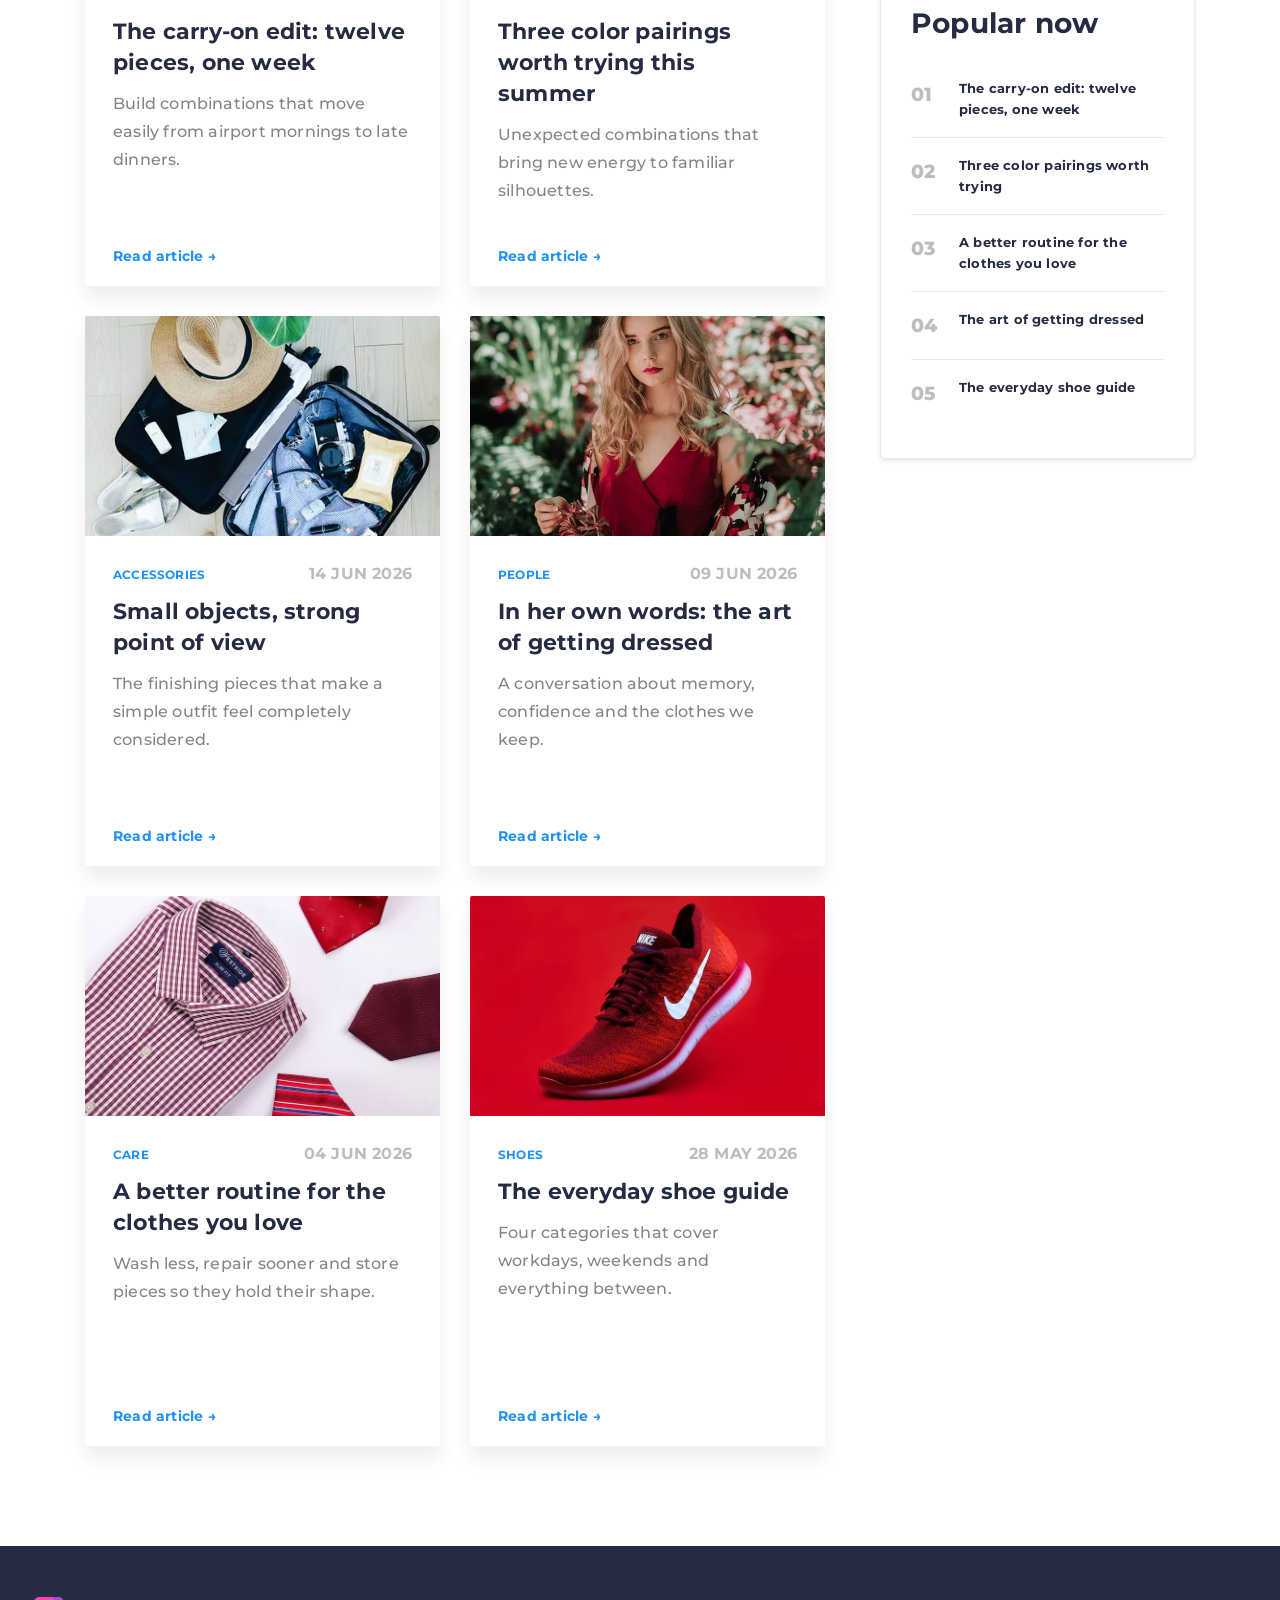
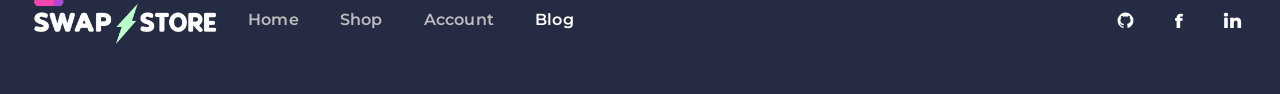
<file: blog.html>
<!doctype html>
<html lang="en">
  <head>
    <meta charset="utf-8" />
    <meta name="viewport" content="width=device-width, initial-scale=1" />
    <title>Journal — Swap</title>
    <meta name="description" content="Ideas, style guides and stories from Swap" />
    <link rel="preconnect" href="https://fonts.googleapis.com" />
    <link rel="preconnect" href="https://fonts.gstatic.com" crossorigin />
    <link href="https://fonts.googleapis.com/css2?family=Montserrat:wght@400;500;600;700;800&display=swap" rel="stylesheet" />
    <link rel="stylesheet" href="styles.css" />
    <link rel="apple-touch-icon" sizes="57x57" href="/favicon/apple-icon-57x57.png" />
    <link rel="apple-touch-icon" sizes="60x60" href="/favicon/apple-icon-60x60.png" />
    <link rel="apple-touch-icon" sizes="72x72" href="/favicon/apple-icon-72x72.png" />
    <link rel="apple-touch-icon" sizes="76x76" href="/favicon/apple-icon-76x76.png" />
    <link rel="apple-touch-icon" sizes="114x114" href="/favicon/apple-icon-114x114.png" />
    <link rel="apple-touch-icon" sizes="120x120" href="/favicon/apple-icon-120x120.png" />
    <link rel="apple-touch-icon" sizes="144x144" href="/favicon/apple-icon-144x144.png" />
    <link rel="apple-touch-icon" sizes="152x152" href="/favicon/apple-icon-152x152.png" />
    <link rel="apple-touch-icon" sizes="180x180" href="/favicon/apple-icon-180x180.png" />
    <link rel="icon" type="image/png" sizes="192x192" href="/favicon/android-icon-192x192.png" />
    <link rel="icon" type="image/png" sizes="32x32" href="/favicon/favicon-32x32.png" />
    <link rel="icon" type="image/png" sizes="96x96" href="/favicon/favicon-96x96.png" />
    <link rel="icon" type="image/png" sizes="16x16" href="/favicon/favicon-16x16.png" />
    <link rel="manifest" href="/favicon/manifest.json" />
    <meta name="msapplication-TileColor" content="#ffffff" />
    <meta name="msapplication-TileImage" content="/favicon/ms-icon-144x144.png" />
    <meta name="theme-color" content="#ffffff" />
  </head>
  <body>
    <header class="site-header">
      <nav class="navbar container-wide" aria-label="Main navigation">
        <a class="brand" href="index.html"><img src="assets/logo-dark.webp" alt="Swap" /></a>
        <div class="desktop-nav"><a href="index.html">Home</a><a href="products.html">Shop</a><a href="account.html">Account</a><a class="active" href="blog.html">Blog</a></div>
        <div class="nav-actions">
          <span class="account-circle"
            ><svg xmlns="http://www.w3.org/2000/svg" width="1em" height="1em" viewBox="0 0 24 24">
              <path d="M0 0h24v24H0z" fill="none" />
              <circle cx="12" cy="6" r="4" fill="currentColor" />
              <path fill="currentColor" d="M20 17.5c0 2.485 0 4.5-8 4.5s-8-2.015-8-4.5S7.582 13 12 13s8 2.015 8 4.5" />
            </svg> </span
          ><a class="account-label" href="account.html">My Account</a>
          <a class="favorite-button" href="favorites.html" aria-label="Favorites">♡</a>
          <a class="cart-button" href="cart.html" aria-label="Shopping cart">
            <svg xmlns="http://www.w3.org/2000/svg" width="1em" height="1em" viewBox="0 0 24 24">
              <path d="M0 0h24v24H0z" fill="none" />
              <path fill="currentColor" d="M17 18a2 2 0 0 1 2 2a2 2 0 0 1-2 2a2 2 0 0 1-2-2c0-1.11.89-2 2-2M1 2h3.27l.94 2H20a1 1 0 0 1 1 1c0 .17-.05.34-.12.5l-3.58 6.47c-.34.61-1 1.03-1.75 1.03H8.1l-.9 1.63l-.03.12a.25.25 0 0 0 .25.25H19v2H7a2 2 0 0 1-2-2c0-.35.09-.68.24-.96l1.36-2.45L3 4H1zm6 16a2 2 0 0 1 2 2a2 2 0 0 1-2 2a2 2 0 0 1-2-2c0-1.11.89-2 2-2m9-7l2.78-5H6.14l2.36 5z" />
            </svg>
            <b data-cart-count>1</b></a
          >
          <button class="menu-toggle" type="button" aria-expanded="false" aria-controls="mobile-menu" aria-label="Open menu"><span></span><span></span><span></span></button>
        </div>
        <div class="mobile-menu" id="mobile-menu"><a href="index.html">Home</a><a href="products.html">Shop</a><a href="account.html">Account</a><a href="blog.html">Blog</a></div>
      </nav>
      <div class="breadcrumb">
        <div class="container-wide">
          <a href="index.html">Home</a
          ><span
            ><svg xmlns="http://www.w3.org/2000/svg" width="1em" height="1em" viewBox="0 0 24 24">
              <path d="M0 0h24v24H0z" fill="none" />
              <g fill="none" fill-rule="evenodd">
                <path d="M24 0v24H0V0zM12.593 23.258l-.011.002l-.071.035l-.02.004l-.014-.004l-.071-.035q-.016-.005-.024.005l-.004.01l-.017.428l.005.02l.01.013l.104.074l.015.004l.012-.004l.104-.074l.012-.016l.004-.017l-.017-.427q-.004-.016-.017-.018m.265-.113l-.013.002l-.185.093l-.01.01l-.003.011l.018.43l.005.012l.008.007l.201.093q.019.005.029-.008l.004-.014l-.034-.614q-.005-.019-.02-.022m-.715.002a.02.02 0 0 0-.027.006l-.006.014l-.034.614q.001.018.017.024l.015-.002l.201-.093l.01-.008l.004-.011l.017-.43l-.003-.012l-.01-.01z" />
                <path fill="currentColor" d="M16.06 10.94a1.5 1.5 0 0 1 0 2.12l-5.656 5.658a1.5 1.5 0 1 1-2.121-2.122L12.879 12L8.283 7.404a1.5 1.5 0 0 1 2.12-2.122l5.658 5.657Z" />
              </g></svg></span
          ><span>Journal</span>
        </div>
      </div>
    </header>

    <main class="journal-page">
      <section class="page-intro page-intro--journal">
        <div class="container">
          <p class="eyebrow">Swap JOURNAL</p>
          <h1>Style is built in the details</h1>
          <p>Practical guides, new perspectives and the people behind what we wear.</p>
        </div>
      </section>

      <section class="featured-post-section">
        <article class="featured-post container">
          <a class="featured-post__image" href="post.html">
            <img src="assets/blog-01.webp" alt="Travel essentials arranged on a map" />
            <span>★ Featured</span>
          </a>
          <div class="featured-post__content">
            <time datetime="2026-06-21">21 Jun 2026</time>
            <p class="post-kicker">TRAVEL · STYLE</p>
            <h2><a href="post.html">How to build a travel wardrobe that works harder</a></h2>
            <p>A compact wardrobe can still carry personality. Start with four dependable pieces, then use color and texture to make every combination feel intentional.</p>
            <a class="button button--primary" href="post.html">Read article <span aria-hidden="true">→</span></a>
          </div>
        </article>
      </section>

      <section class="journal-content container">
        <div class="journal-main">
          <div class="journal-heading">
            <div>
              <p class="eyebrow">LATEST STORIES</p>
              <h2>From the journal</h2>
            </div>
            <p data-filter-result>Showing all articles</p>
          </div>
          <div class="journal-grid" data-blog-grid>
            <article class="blog-card journal-card" data-tags="travel style">
              <img src="assets/blog-01.webp" alt="Travel planning on a paper map" />
              <div class="blog-card__body">
                <div class="journal-card__meta"><span>Travel</span><time>20 Jun 2026</time></div>
                <h3><a href="post.html">The carry-on edit: twelve pieces, one week</a></h3>
                <p>Build combinations that move easily from airport mornings to late dinners.</p>
                <a class="text-link" href="post.html">Read article →</a>
              </div>
            </article>
            <article class="blog-card journal-card" data-tags="color trends">
              <img src="assets/blog-02.webp" alt="Bright colors against a blue background" />
              <div class="blog-card__body">
                <div class="journal-card__meta"><span>Color</span><time>18 Jun 2026</time></div>
                <h3><a href="post.html">Three color pairings worth trying this summer</a></h3>
                <p>Unexpected combinations that bring new energy to familiar silhouettes.</p>
                <a class="text-link" href="post.html">Read article →</a>
              </div>
            </article>
            <article class="blog-card journal-card" data-tags="accessories travel">
              <img src="assets/blog-03.webp" alt="Accessories packed for a journey" />
              <div class="blog-card__body">
                <div class="journal-card__meta"><span>Accessories</span><time>14 Jun 2026</time></div>
                <h3><a href="post.html">Small objects, strong point of view</a></h3>
                <p>The finishing pieces that make a simple outfit feel completely considered.</p>
                <a class="text-link" href="post.html">Read article →</a>
              </div>
            </article>
            <article class="blog-card journal-card" data-tags="people style">
              <img src="assets/home-product-01.webp" alt="Woman wearing a floral red dress" />
              <div class="blog-card__body">
                <div class="journal-card__meta"><span>People</span><time>09 Jun 2026</time></div>
                <h3><a href="post.html">In her own words: the art of getting dressed</a></h3>
                <p>A conversation about memory, confidence and the clothes we keep.</p>
                <a class="text-link" href="post.html">Read article →</a>
              </div>
            </article>
            <article class="blog-card journal-card" data-tags="care essentials">
              <img src="assets/category-clothes.webp" alt="Shirt and tie arranged together" />
              <div class="blog-card__body">
                <div class="journal-card__meta"><span>Care</span><time>04 Jun 2026</time></div>
                <h3><a href="post.html">A better routine for the clothes you love</a></h3>
                <p>Wash less, repair sooner and store pieces so they hold their shape.</p>
                <a class="text-link" href="post.html">Read article →</a>
              </div>
            </article>
            <article class="blog-card journal-card" data-tags="shoes essentials">
              <img src="assets/category-shoes.webp" alt="Red running shoe" />
              <div class="blog-card__body">
                <div class="journal-card__meta"><span>Shoes</span><time>28 May 2026</time></div>
                <h3><a href="post.html">The everyday shoe guide</a></h3>
                <p>Four categories that cover workdays, weekends and everything between.</p>
                <a class="text-link" href="post.html">Read article →</a>
              </div>
            </article>
          </div>
          <div class="journal-empty" data-blog-empty hidden>No articles match this tag.</div>
        </div>

        <aside class="journal-sidebar">
          <div class="sidebar-panel">
            <p class="eyebrow">EXPLORE</p>
            <h2>Tags</h2>
            <div class="tag-cloud" data-tag-cloud>
              <button class="active" type="button" data-blog-filter="all">All</button>
              <button type="button" data-blog-filter="style">Style</button>
              <button type="button" data-blog-filter="travel">Travel</button>
              <button type="button" data-blog-filter="color">Color</button>
              <button type="button" data-blog-filter="accessories">Accessories</button>
              <button type="button" data-blog-filter="people">People</button>
              <button type="button" data-blog-filter="care">Care</button>
              <button type="button" data-blog-filter="shoes">Shoes</button>
            </div>
          </div>
          <div class="sidebar-panel">
            <p class="eyebrow">MOST READ</p>
            <h2>Popular now</h2>
            <ol class="popular-posts" data-popular-posts>
              <li data-tags="travel style"><span>01</span><a href="post.html">The carry-on edit: twelve pieces, one week</a></li>
              <li data-tags="color trends"><span>02</span><a href="post.html">Three color pairings worth trying</a></li>
              <li data-tags="care essentials"><span>03</span><a href="post.html">A better routine for the clothes you love</a></li>
              <li data-tags="people style"><span>04</span><a href="post.html">The art of getting dressed</a></li>
              <li data-tags="shoes essentials"><span>05</span><a href="post.html">The everyday shoe guide</a></li>
            </ol>
          </div>
        </aside>
      </section>
    </main>

    <footer class="site-footer">
      <div class="site-footer__inner container-wide">
        <a class="brand" href="index.html"><img src="assets/logo-light.webp" alt="Swap" /></a>
        <nav class="footer-nav"><a href="index.html">Home</a><a href="products.html">Shop</a><a href="account.html">Account</a><a class="active" href="blog.html">Blog</a></nav>
        <div class="social-links" aria-label="Social networks">
          <a href="https://github.com/ImmoralDeveloper" aria-label="Github">
            <svg xmlns="http://www.w3.org/2000/svg" width="1em" height="1em" viewBox="0 0 24 24">
              <path d="M0 0h24v24H0z" fill="none" />
              <path fill="currentColor" d="M12 2A10 10 0 0 0 2 12c0 4.42 2.87 8.17 6.84 9.5c.5.08.66-.23.66-.5v-1.69c-2.77.6-3.36-1.34-3.36-1.34c-.46-1.16-1.11-1.47-1.11-1.47c-.91-.62.07-.6.07-.6c1 .07 1.53 1.03 1.53 1.03c.87 1.52 2.34 1.07 2.91.83c.09-.65.35-1.09.63-1.34c-2.22-.25-4.55-1.11-4.55-4.92c0-1.11.38-2 1.03-2.71c-.1-.25-.45-1.29.1-2.64c0 0 .84-.27 2.75 1.02c.79-.22 1.65-.33 2.5-.33s1.71.11 2.5.33c1.91-1.29 2.75-1.02 2.75-1.02c.55 1.35.2 2.39.1 2.64c.65.71 1.03 1.6 1.03 2.71c0 3.82-2.34 4.66-4.57 4.91c.36.31.69.92.69 1.85V21c0 .27.16.59.67.5C19.14 20.16 22 16.42 22 12A10 10 0 0 0 12 2" />
            </svg>
          </a>
          <a href="https://www.facebook.com/immoral.dev" aria-label="Facebook">f</a>
          <a href="https://www.linkedin.com/company/immoraldev" aria-label="LinkedIn">in</a>
        </div>
      </div>
    </footer>
    <script src="script.js"></script>
  </body>
</html>
</file>
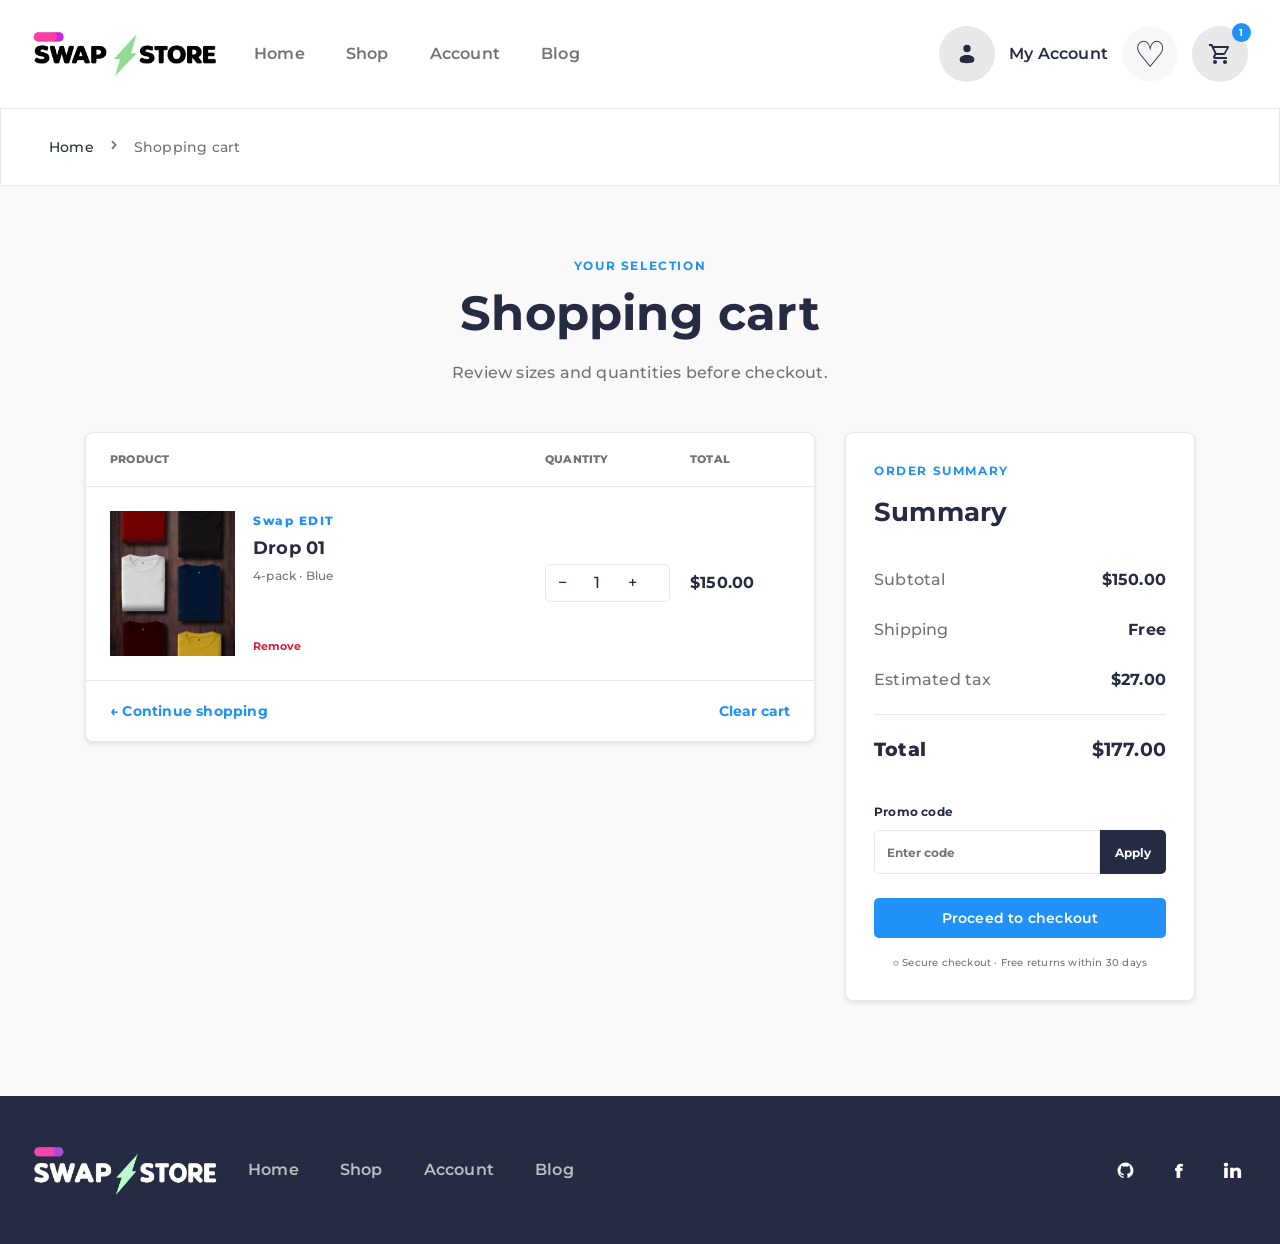
<file: cart.html>
<!doctype html>
<html lang="en">
  <head>
    <meta charset="utf-8" />
    <meta name="viewport" content="width=device-width, initial-scale=1" />
    <title>Shopping cart — Swap</title>
    <meta name="description" content="Review the items in your Swap cart" />
    <link rel="preconnect" href="https://fonts.googleapis.com" />
    <link rel="preconnect" href="https://fonts.gstatic.com" crossorigin />
    <link href="https://fonts.googleapis.com/css2?family=Montserrat:wght@400;500;600;700;800&display=swap" rel="stylesheet" />
    <link rel="stylesheet" href="styles.css" />
    <link rel="apple-touch-icon" sizes="57x57" href="/favicon/apple-icon-57x57.png" />
    <link rel="apple-touch-icon" sizes="60x60" href="/favicon/apple-icon-60x60.png" />
    <link rel="apple-touch-icon" sizes="72x72" href="/favicon/apple-icon-72x72.png" />
    <link rel="apple-touch-icon" sizes="76x76" href="/favicon/apple-icon-76x76.png" />
    <link rel="apple-touch-icon" sizes="114x114" href="/favicon/apple-icon-114x114.png" />
    <link rel="apple-touch-icon" sizes="120x120" href="/favicon/apple-icon-120x120.png" />
    <link rel="apple-touch-icon" sizes="144x144" href="/favicon/apple-icon-144x144.png" />
    <link rel="apple-touch-icon" sizes="152x152" href="/favicon/apple-icon-152x152.png" />
    <link rel="apple-touch-icon" sizes="180x180" href="/favicon/apple-icon-180x180.png" />
    <link rel="icon" type="image/png" sizes="192x192" href="/favicon/android-icon-192x192.png" />
    <link rel="icon" type="image/png" sizes="32x32" href="/favicon/favicon-32x32.png" />
    <link rel="icon" type="image/png" sizes="96x96" href="/favicon/favicon-96x96.png" />
    <link rel="icon" type="image/png" sizes="16x16" href="/favicon/favicon-16x16.png" />
    <link rel="manifest" href="/favicon/manifest.json" />
    <meta name="msapplication-TileColor" content="#ffffff" />
    <meta name="msapplication-TileImage" content="/favicon/ms-icon-144x144.png" />
    <meta name="theme-color" content="#ffffff" />
  </head>
  <body>
    <header class="site-header">
      <nav class="navbar container-wide" aria-label="Main navigation">
        <a class="brand" href="index.html"><img src="assets/logo-dark.webp" alt="Swap" /></a>
        <div class="desktop-nav"><a href="index.html">Home</a><a href="products.html">Shop</a><a href="account.html">Account</a><a href="blog.html">Blog</a></div>
        <div class="nav-actions">
          <span class="account-circle"
            ><svg xmlns="http://www.w3.org/2000/svg" width="1em" height="1em" viewBox="0 0 24 24">
              <path d="M0 0h24v24H0z" fill="none" />
              <circle cx="12" cy="6" r="4" fill="currentColor" />
              <path fill="currentColor" d="M20 17.5c0 2.485 0 4.5-8 4.5s-8-2.015-8-4.5S7.582 13 12 13s8 2.015 8 4.5" />
            </svg> </span
          ><a class="account-label" href="account.html">My Account</a><a class="favorite-button" href="favorites.html" aria-label="Favorites">♡</a
          ><a class="cart-button" href="cart.html" aria-label="Shopping cart">
            <svg xmlns="http://www.w3.org/2000/svg" width="1em" height="1em" viewBox="0 0 24 24">
              <path d="M0 0h24v24H0z" fill="none" />
              <path fill="currentColor" d="M17 18a2 2 0 0 1 2 2a2 2 0 0 1-2 2a2 2 0 0 1-2-2c0-1.11.89-2 2-2M1 2h3.27l.94 2H20a1 1 0 0 1 1 1c0 .17-.05.34-.12.5l-3.58 6.47c-.34.61-1 1.03-1.75 1.03H8.1l-.9 1.63l-.03.12a.25.25 0 0 0 .25.25H19v2H7a2 2 0 0 1-2-2c0-.35.09-.68.24-.96l1.36-2.45L3 4H1zm6 16a2 2 0 0 1 2 2a2 2 0 0 1-2 2a2 2 0 0 1-2-2c0-1.11.89-2 2-2m9-7l2.78-5H6.14l2.36 5z" />
            </svg>
            <b data-cart-count>1</b></a
          ><button class="menu-toggle" type="button" aria-expanded="false" aria-controls="mobile-menu" aria-label="Open menu"><span></span><span></span><span></span></button>
        </div>
        <div class="mobile-menu" id="mobile-menu"><a href="index.html">Home</a><a href="products.html">Shop</a><a href="account.html">Account</a><a href="blog.html">Blog</a></div>
      </nav>
      <div class="breadcrumb">
        <div class="container-wide">
          <a href="index.html">Home</a
          ><span
            ><svg xmlns="http://www.w3.org/2000/svg" width="1em" height="1em" viewBox="0 0 24 24">
              <path d="M0 0h24v24H0z" fill="none" />
              <g fill="none" fill-rule="evenodd">
                <path d="M24 0v24H0V0zM12.593 23.258l-.011.002l-.071.035l-.02.004l-.014-.004l-.071-.035q-.016-.005-.024.005l-.004.01l-.017.428l.005.02l.01.013l.104.074l.015.004l.012-.004l.104-.074l.012-.016l.004-.017l-.017-.427q-.004-.016-.017-.018m.265-.113l-.013.002l-.185.093l-.01.01l-.003.011l.018.43l.005.012l.008.007l.201.093q.019.005.029-.008l.004-.014l-.034-.614q-.005-.019-.02-.022m-.715.002a.02.02 0 0 0-.027.006l-.006.014l-.034.614q.001.018.017.024l.015-.002l.201-.093l.01-.008l.004-.011l.017-.43l-.003-.012l-.01-.01z" />
                <path fill="currentColor" d="M16.06 10.94a1.5 1.5 0 0 1 0 2.12l-5.656 5.658a1.5 1.5 0 1 1-2.121-2.122L12.879 12L8.283 7.404a1.5 1.5 0 0 1 2.12-2.122l5.658 5.657Z" />
              </g></svg></span
          ><span>Shopping cart</span>
        </div>
      </div>
    </header>

    <main class="commerce-page">
      <header class="commerce-heading container">
        <p class="eyebrow">YOUR SELECTION</p>
        <h1>Shopping cart</h1>
        <p>Review sizes and quantities before checkout.</p>
      </header>
      <section class="cart-layout container">
        <div class="cart-panel">
          <div class="cart-table-heading"><span>Product</span><span>Quantity</span><span>Total</span></div>
          <div class="cart-items" data-cart-list></div>
          <div class="empty-state empty-state--compact" data-cart-empty hidden>
            <svg xmlns="http://www.w3.org/2000/svg" width="1em" height="1em" viewBox="0 0 24 24">
              <path d="M0 0h24v24H0z" fill="none" />
              <path fill="currentColor" d="M17 18a2 2 0 0 1 2 2a2 2 0 0 1-2 2a2 2 0 0 1-2-2c0-1.11.89-2 2-2M1 2h3.27l.94 2H20a1 1 0 0 1 1 1c0 .17-.05.34-.12.5l-3.58 6.47c-.34.61-1 1.03-1.75 1.03H8.1l-.9 1.63l-.03.12a.25.25 0 0 0 .25.25H19v2H7a2 2 0 0 1-2-2c0-.35.09-.68.24-.96l1.36-2.45L3 4H1zm6 16a2 2 0 0 1 2 2a2 2 0 0 1-2 2a2 2 0 0 1-2-2c0-1.11.89-2 2-2m9-7l2.78-5H6.14l2.36 5z" />
            </svg>
            <h2>Your cart is empty</h2>
            <p>Start with the latest pieces from the shop.</p>
            <a class="button button--primary" href="products.html">Browse products</a>
          </div>
          <div class="cart-actions"><a class="text-link" href="products.html">← Continue shopping</a><button class="text-link" type="button" data-clear-cart>Clear cart</button></div>
        </div>
        <aside class="order-summary">
          <p class="eyebrow">ORDER SUMMARY</p>
          <h2>Summary</h2>
          <dl>
            <div>
              <dt>Subtotal</dt>
              <dd data-cart-subtotal>$150.00</dd>
            </div>
            <div>
              <dt>Shipping</dt>
              <dd>Free</dd>
            </div>
            <div>
              <dt>Estimated tax</dt>
              <dd data-cart-tax>$27.00</dd>
            </div>
            <div class="summary-total">
              <dt>Total</dt>
              <dd data-cart-total>$177.00</dd>
            </div>
          </dl>
          <label class="promo-field"
            >Promo code<span><input placeholder="Enter code" /><button type="button">Apply</button></span></label
          >
          <button class="button button--primary button--block" type="button" data-checkout>Proceed to checkout</button>
          <p class="secure-note">⌾ Secure checkout · Free returns within 30 days</p>
        </aside>
      </section>
    </main>

    <footer class="site-footer">
      <div class="site-footer__inner container-wide">
        <a class="brand" href="index.html"><img src="assets/logo-light.webp" alt="Swap" /></a>
        <nav class="footer-nav"><a href="index.html">Home</a><a href="products.html">Shop</a><a href="account.html">Account</a><a href="blog.html">Blog</a></nav>
        <div class="social-links" aria-label="Social networks">
          <a href="https://github.com/ImmoralDeveloper" aria-label="Github">
            <svg xmlns="http://www.w3.org/2000/svg" width="1em" height="1em" viewBox="0 0 24 24">
              <path d="M0 0h24v24H0z" fill="none" />
              <path fill="currentColor" d="M12 2A10 10 0 0 0 2 12c0 4.42 2.87 8.17 6.84 9.5c.5.08.66-.23.66-.5v-1.69c-2.77.6-3.36-1.34-3.36-1.34c-.46-1.16-1.11-1.47-1.11-1.47c-.91-.62.07-.6.07-.6c1 .07 1.53 1.03 1.53 1.03c.87 1.52 2.34 1.07 2.91.83c.09-.65.35-1.09.63-1.34c-2.22-.25-4.55-1.11-4.55-4.92c0-1.11.38-2 1.03-2.71c-.1-.25-.45-1.29.1-2.64c0 0 .84-.27 2.75 1.02c.79-.22 1.65-.33 2.5-.33s1.71.11 2.5.33c1.91-1.29 2.75-1.02 2.75-1.02c.55 1.35.2 2.39.1 2.64c.65.71 1.03 1.6 1.03 2.71c0 3.82-2.34 4.66-4.57 4.91c.36.31.69.92.69 1.85V21c0 .27.16.59.67.5C19.14 20.16 22 16.42 22 12A10 10 0 0 0 12 2" />
            </svg>
          </a>
          <a href="https://www.facebook.com/immoral.dev" aria-label="Facebook">f</a>
          <a href="https://www.linkedin.com/company/immoraldev" aria-label="LinkedIn">in</a>
        </div>
      </div>
    </footer>
    <script src="script.js"></script>
  </body>
</html>
</file>
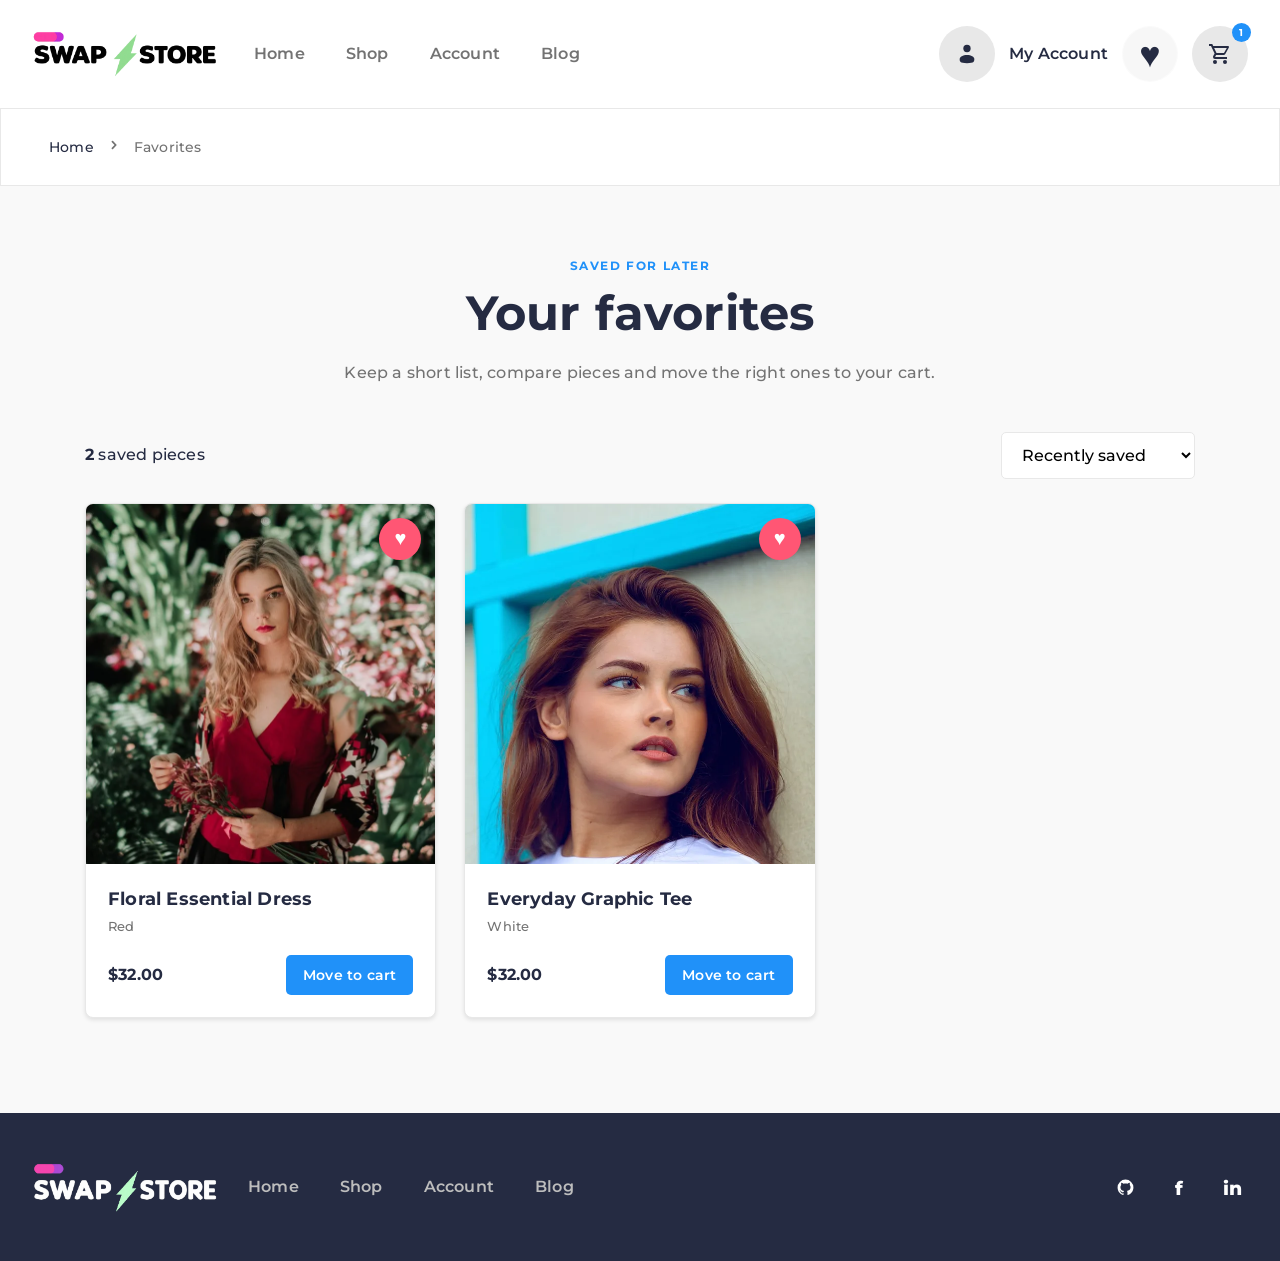
<file: favorites.html>
<!doctype html>
<html lang="en">
  <head>
    <meta charset="utf-8" />
    <meta name="viewport" content="width=device-width, initial-scale=1" />
    <title>Favorites — Swap</title>
    <meta name="description" content="Your saved Swap pieces" />
    <link rel="preconnect" href="https://fonts.googleapis.com" />
    <link rel="preconnect" href="https://fonts.gstatic.com" crossorigin />
    <link href="https://fonts.googleapis.com/css2?family=Montserrat:wght@400;500;600;700;800&display=swap" rel="stylesheet" />
    <link rel="stylesheet" href="styles.css" />
    <link rel="apple-touch-icon" sizes="57x57" href="/favicon/apple-icon-57x57.png" />
    <link rel="apple-touch-icon" sizes="60x60" href="/favicon/apple-icon-60x60.png" />
    <link rel="apple-touch-icon" sizes="72x72" href="/favicon/apple-icon-72x72.png" />
    <link rel="apple-touch-icon" sizes="76x76" href="/favicon/apple-icon-76x76.png" />
    <link rel="apple-touch-icon" sizes="114x114" href="/favicon/apple-icon-114x114.png" />
    <link rel="apple-touch-icon" sizes="120x120" href="/favicon/apple-icon-120x120.png" />
    <link rel="apple-touch-icon" sizes="144x144" href="/favicon/apple-icon-144x144.png" />
    <link rel="apple-touch-icon" sizes="152x152" href="/favicon/apple-icon-152x152.png" />
    <link rel="apple-touch-icon" sizes="180x180" href="/favicon/apple-icon-180x180.png" />
    <link rel="icon" type="image/png" sizes="192x192" href="/favicon/android-icon-192x192.png" />
    <link rel="icon" type="image/png" sizes="32x32" href="/favicon/favicon-32x32.png" />
    <link rel="icon" type="image/png" sizes="96x96" href="/favicon/favicon-96x96.png" />
    <link rel="icon" type="image/png" sizes="16x16" href="/favicon/favicon-16x16.png" />
    <link rel="manifest" href="/favicon/manifest.json" />
    <meta name="msapplication-TileColor" content="#ffffff" />
    <meta name="msapplication-TileImage" content="/favicon/ms-icon-144x144.png" />
    <meta name="theme-color" content="#ffffff" />
  </head>
  <body>
    <header class="site-header">
      <nav class="navbar container-wide" aria-label="Main navigation">
        <a class="brand" href="index.html"><img src="assets/logo-dark.webp" alt="Swap" /></a>
        <div class="desktop-nav"><a href="index.html">Home</a><a href="products.html">Shop</a><a href="account.html">Account</a><a href="blog.html">Blog</a></div>
        <div class="nav-actions">
          <span class="account-circle"
            ><svg xmlns="http://www.w3.org/2000/svg" width="1em" height="1em" viewBox="0 0 24 24">
              <path d="M0 0h24v24H0z" fill="none" />
              <circle cx="12" cy="6" r="4" fill="currentColor" />
              <path fill="currentColor" d="M20 17.5c0 2.485 0 4.5-8 4.5s-8-2.015-8-4.5S7.582 13 12 13s8 2.015 8 4.5" />
            </svg> </span
          ><a class="account-label" href="account.html">My Account</a><a class="favorite-button" href="favorites.html" aria-label="Favorites">♥</a
          ><a class="cart-button" href="cart.html" aria-label="Shopping cart">
            <svg xmlns="http://www.w3.org/2000/svg" width="1em" height="1em" viewBox="0 0 24 24">
              <path d="M0 0h24v24H0z" fill="none" />
              <path fill="currentColor" d="M17 18a2 2 0 0 1 2 2a2 2 0 0 1-2 2a2 2 0 0 1-2-2c0-1.11.89-2 2-2M1 2h3.27l.94 2H20a1 1 0 0 1 1 1c0 .17-.05.34-.12.5l-3.58 6.47c-.34.61-1 1.03-1.75 1.03H8.1l-.9 1.63l-.03.12a.25.25 0 0 0 .25.25H19v2H7a2 2 0 0 1-2-2c0-.35.09-.68.24-.96l1.36-2.45L3 4H1zm6 16a2 2 0 0 1 2 2a2 2 0 0 1-2 2a2 2 0 0 1-2-2c0-1.11.89-2 2-2m9-7l2.78-5H6.14l2.36 5z" />
            </svg>
            <b data-cart-count>1</b></a
          ><button class="menu-toggle" type="button" aria-expanded="false" aria-controls="mobile-menu" aria-label="Open menu"><span></span><span></span><span></span></button>
        </div>
        <div class="mobile-menu" id="mobile-menu"><a href="index.html">Home</a><a href="products.html">Shop</a><a href="account.html">Account</a><a href="blog.html">Blog</a></div>
      </nav>
      <div class="breadcrumb">
        <div class="container-wide">
          <a href="index.html">Home</a
          ><span
            ><svg xmlns="http://www.w3.org/2000/svg" width="1em" height="1em" viewBox="0 0 24 24">
              <path d="M0 0h24v24H0z" fill="none" />
              <g fill="none" fill-rule="evenodd">
                <path d="M24 0v24H0V0zM12.593 23.258l-.011.002l-.071.035l-.02.004l-.014-.004l-.071-.035q-.016-.005-.024.005l-.004.01l-.017.428l.005.02l.01.013l.104.074l.015.004l.012-.004l.104-.074l.012-.016l.004-.017l-.017-.427q-.004-.016-.017-.018m.265-.113l-.013.002l-.185.093l-.01.01l-.003.011l.018.43l.005.012l.008.007l.201.093q.019.005.029-.008l.004-.014l-.034-.614q-.005-.019-.02-.022m-.715.002a.02.02 0 0 0-.027.006l-.006.014l-.034.614q.001.018.017.024l.015-.002l.201-.093l.01-.008l.004-.011l.017-.43l-.003-.012l-.01-.01z" />
                <path fill="currentColor" d="M16.06 10.94a1.5 1.5 0 0 1 0 2.12l-5.656 5.658a1.5 1.5 0 1 1-2.121-2.122L12.879 12L8.283 7.404a1.5 1.5 0 0 1 2.12-2.122l5.658 5.657Z" />
              </g></svg></span
          ><span>Favorites</span>
        </div>
      </div>
    </header>

    <main class="commerce-page">
      <header class="commerce-heading container">
        <p class="eyebrow">SAVED FOR LATER</p>
        <h1>Your favorites</h1>
        <p>Keep a short list, compare pieces and move the right ones to your cart.</p>
      </header>
      <section class="favorites-section container">
        <div class="favorites-toolbar">
          <p><b data-favorites-total>0</b> saved pieces</p>
          <select aria-label="Sort favorites">
            <option>Recently saved</option>
            <option>Price: low to high</option>
            <option>Price: high to low</option>
          </select>
        </div>
        <div class="favorites-grid" data-favorites-grid></div>
        <div class="empty-state" data-favorites-empty hidden>
          <span>♡</span>
          <h2>No favorites yet</h2>
          <p>Use the heart on any product to keep it here.</p>
          <a class="button button--primary" href="products.html">Discover products</a>
        </div>
      </section>
    </main>

    <footer class="site-footer">
      <div class="site-footer__inner container-wide">
        <a class="brand" href="index.html"><img src="assets/logo-light.webp" alt="Swap" /></a>
        <nav class="footer-nav"><a href="index.html">Home</a><a href="products.html">Shop</a><a href="account.html">Account</a><a href="blog.html">Blog</a></nav>
        <div class="social-links" aria-label="Social networks">
          <a href="https://github.com/ImmoralDeveloper" aria-label="Github">
            <svg xmlns="http://www.w3.org/2000/svg" width="1em" height="1em" viewBox="0 0 24 24">
              <path d="M0 0h24v24H0z" fill="none" />
              <path fill="currentColor" d="M12 2A10 10 0 0 0 2 12c0 4.42 2.87 8.17 6.84 9.5c.5.08.66-.23.66-.5v-1.69c-2.77.6-3.36-1.34-3.36-1.34c-.46-1.16-1.11-1.47-1.11-1.47c-.91-.62.07-.6.07-.6c1 .07 1.53 1.03 1.53 1.03c.87 1.52 2.34 1.07 2.91.83c.09-.65.35-1.09.63-1.34c-2.22-.25-4.55-1.11-4.55-4.92c0-1.11.38-2 1.03-2.71c-.1-.25-.45-1.29.1-2.64c0 0 .84-.27 2.75 1.02c.79-.22 1.65-.33 2.5-.33s1.71.11 2.5.33c1.91-1.29 2.75-1.02 2.75-1.02c.55 1.35.2 2.39.1 2.64c.65.71 1.03 1.6 1.03 2.71c0 3.82-2.34 4.66-4.57 4.91c.36.31.69.92.69 1.85V21c0 .27.16.59.67.5C19.14 20.16 22 16.42 22 12A10 10 0 0 0 12 2" />
            </svg>
          </a>
          <a href="https://www.facebook.com/immoral.dev" aria-label="Facebook">f</a>
          <a href="https://www.linkedin.com/company/immoraldev" aria-label="LinkedIn">in</a>
        </div>
      </div>
    </footer>
    <script src="script.js"></script>
  </body>
</html>
</file>
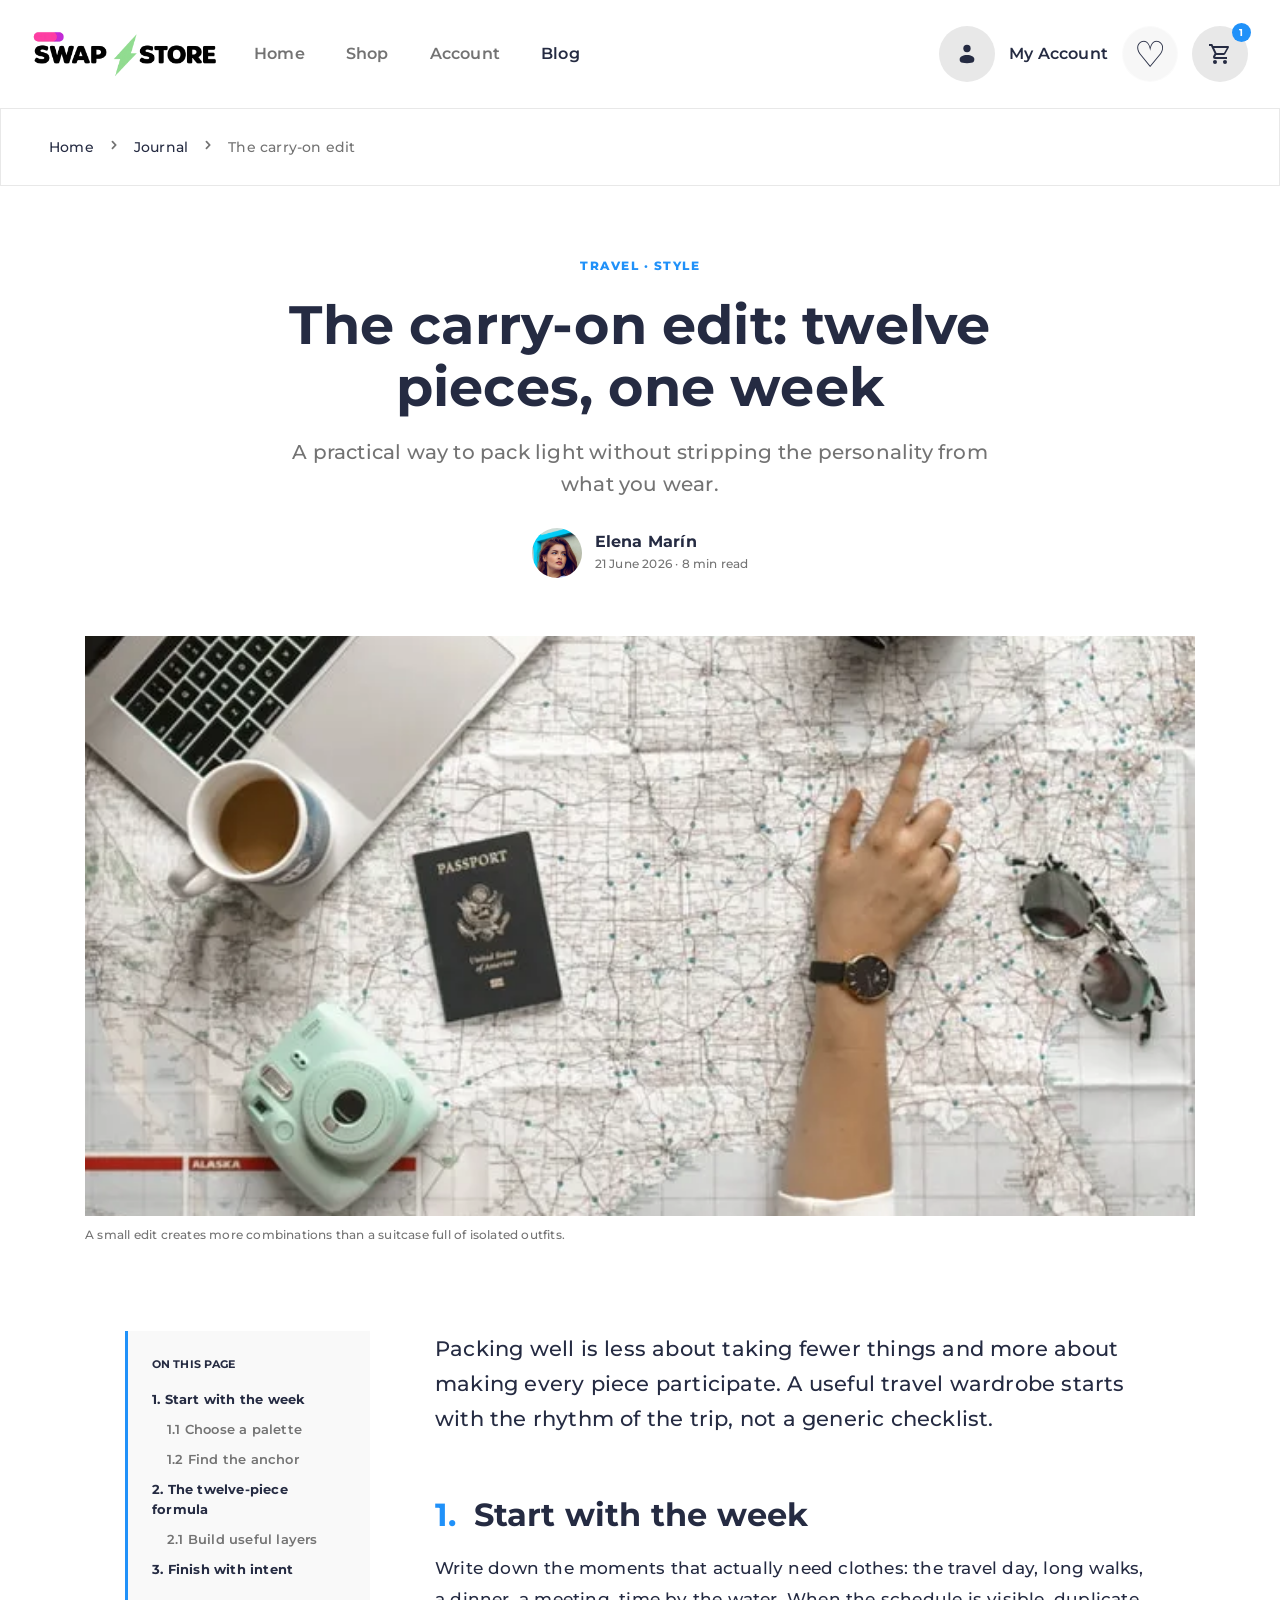
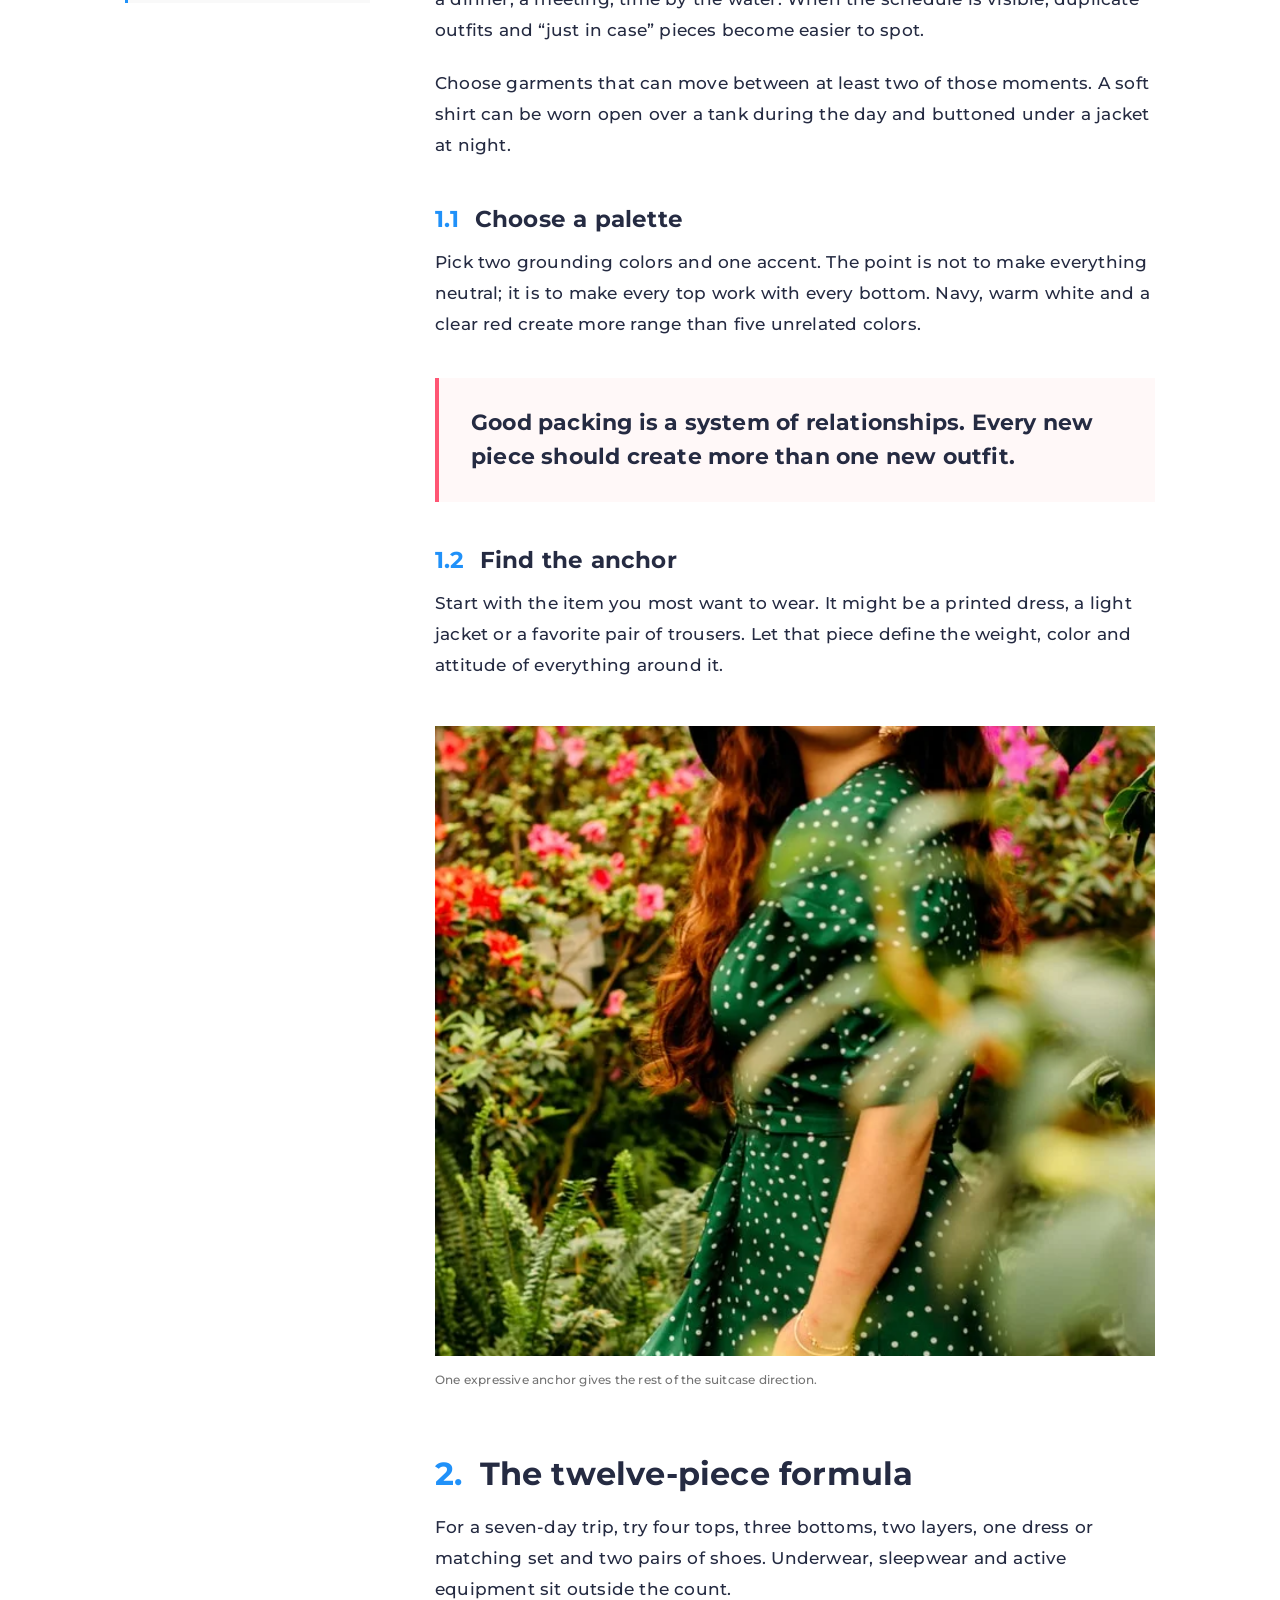
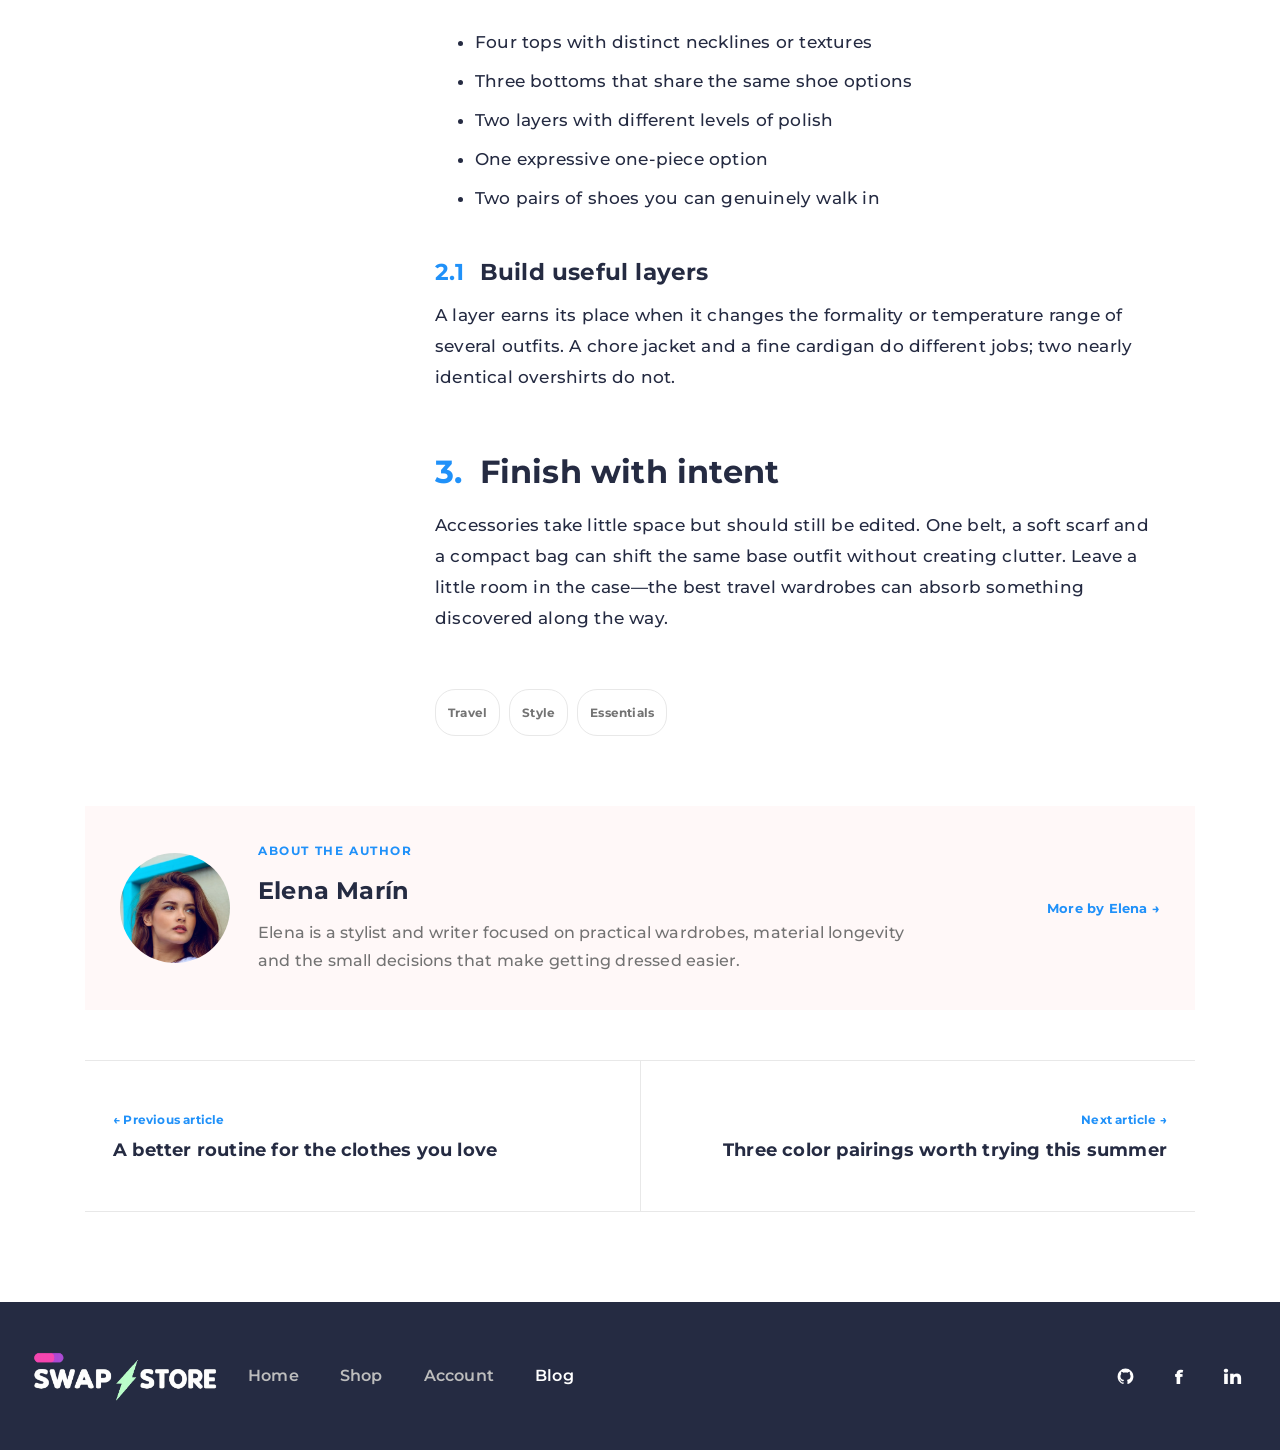
<file: post.html>
<!doctype html>
<html lang="en">
  <head>
    <meta charset="utf-8" />
    <meta name="viewport" content="width=device-width, initial-scale=1" />
    <title>The carry-on edit — Swap Journal</title>
    <meta name="description" content="How to build a versatile travel wardrobe" />
    <link rel="preconnect" href="https://fonts.googleapis.com" />
    <link rel="preconnect" href="https://fonts.gstatic.com" crossorigin />
    <link href="https://fonts.googleapis.com/css2?family=Montserrat:wght@400;500;600;700;800&display=swap" rel="stylesheet" />
    <link rel="stylesheet" href="styles.css" />
    <link rel="apple-touch-icon" sizes="57x57" href="/favicon/apple-icon-57x57.png" />
    <link rel="apple-touch-icon" sizes="60x60" href="/favicon/apple-icon-60x60.png" />
    <link rel="apple-touch-icon" sizes="72x72" href="/favicon/apple-icon-72x72.png" />
    <link rel="apple-touch-icon" sizes="76x76" href="/favicon/apple-icon-76x76.png" />
    <link rel="apple-touch-icon" sizes="114x114" href="/favicon/apple-icon-114x114.png" />
    <link rel="apple-touch-icon" sizes="120x120" href="/favicon/apple-icon-120x120.png" />
    <link rel="apple-touch-icon" sizes="144x144" href="/favicon/apple-icon-144x144.png" />
    <link rel="apple-touch-icon" sizes="152x152" href="/favicon/apple-icon-152x152.png" />
    <link rel="apple-touch-icon" sizes="180x180" href="/favicon/apple-icon-180x180.png" />
    <link rel="icon" type="image/png" sizes="192x192" href="/favicon/android-icon-192x192.png" />
    <link rel="icon" type="image/png" sizes="32x32" href="/favicon/favicon-32x32.png" />
    <link rel="icon" type="image/png" sizes="96x96" href="/favicon/favicon-96x96.png" />
    <link rel="icon" type="image/png" sizes="16x16" href="/favicon/favicon-16x16.png" />
    <link rel="manifest" href="/favicon/manifest.json" />
    <meta name="msapplication-TileColor" content="#ffffff" />
    <meta name="msapplication-TileImage" content="/favicon/ms-icon-144x144.png" />
    <meta name="theme-color" content="#ffffff" />
  </head>
  <body>
    <header class="site-header">
      <nav class="navbar container-wide" aria-label="Main navigation">
        <a class="brand" href="index.html"><img src="assets/logo-dark.webp" alt="Swap" /></a>
        <div class="desktop-nav"><a href="index.html">Home</a><a href="products.html">Shop</a><a href="account.html">Account</a><a class="active" href="blog.html">Blog</a></div>
        <div class="nav-actions">
          <span class="account-circle"
            ><svg xmlns="http://www.w3.org/2000/svg" width="1em" height="1em" viewBox="0 0 24 24">
              <path d="M0 0h24v24H0z" fill="none" />
              <circle cx="12" cy="6" r="4" fill="currentColor" />
              <path fill="currentColor" d="M20 17.5c0 2.485 0 4.5-8 4.5s-8-2.015-8-4.5S7.582 13 12 13s8 2.015 8 4.5" />
            </svg> </span
          ><a class="account-label" href="account.html">My Account</a><a class="favorite-button" href="favorites.html" aria-label="Favorites">♡</a
          ><a class="cart-button" href="cart.html" aria-label="Shopping cart">
            <svg xmlns="http://www.w3.org/2000/svg" width="1em" height="1em" viewBox="0 0 24 24">
              <path d="M0 0h24v24H0z" fill="none" />
              <path fill="currentColor" d="M17 18a2 2 0 0 1 2 2a2 2 0 0 1-2 2a2 2 0 0 1-2-2c0-1.11.89-2 2-2M1 2h3.27l.94 2H20a1 1 0 0 1 1 1c0 .17-.05.34-.12.5l-3.58 6.47c-.34.61-1 1.03-1.75 1.03H8.1l-.9 1.63l-.03.12a.25.25 0 0 0 .25.25H19v2H7a2 2 0 0 1-2-2c0-.35.09-.68.24-.96l1.36-2.45L3 4H1zm6 16a2 2 0 0 1 2 2a2 2 0 0 1-2 2a2 2 0 0 1-2-2c0-1.11.89-2 2-2m9-7l2.78-5H6.14l2.36 5z" />
            </svg>
            <b data-cart-count>1</b></a
          ><button class="menu-toggle" type="button" aria-expanded="false" aria-controls="mobile-menu" aria-label="Open menu"><span></span><span></span><span></span></button>
        </div>
        <div class="mobile-menu" id="mobile-menu"><a href="index.html">Home</a><a href="products.html">Shop</a><a href="account.html">Account</a><a href="blog.html">Blog</a></div>
      </nav>
      <div class="breadcrumb">
        <div class="container-wide">
          <a href="index.html">Home</a
          ><span
            ><svg xmlns="http://www.w3.org/2000/svg" width="1em" height="1em" viewBox="0 0 24 24">
              <path d="M0 0h24v24H0z" fill="none" />
              <g fill="none" fill-rule="evenodd">
                <path d="M24 0v24H0V0zM12.593 23.258l-.011.002l-.071.035l-.02.004l-.014-.004l-.071-.035q-.016-.005-.024.005l-.004.01l-.017.428l.005.02l.01.013l.104.074l.015.004l.012-.004l.104-.074l.012-.016l.004-.017l-.017-.427q-.004-.016-.017-.018m.265-.113l-.013.002l-.185.093l-.01.01l-.003.011l.018.43l.005.012l.008.007l.201.093q.019.005.029-.008l.004-.014l-.034-.614q-.005-.019-.02-.022m-.715.002a.02.02 0 0 0-.027.006l-.006.014l-.034.614q.001.018.017.024l.015-.002l.201-.093l.01-.008l.004-.011l.017-.43l-.003-.012l-.01-.01z" />
                <path fill="currentColor" d="M16.06 10.94a1.5 1.5 0 0 1 0 2.12l-5.656 5.658a1.5 1.5 0 1 1-2.121-2.122L12.879 12L8.283 7.404a1.5 1.5 0 0 1 2.12-2.122l5.658 5.657Z" />
              </g></svg></span
          ><a href="blog.html">Journal</a
          ><span
            ><svg xmlns="http://www.w3.org/2000/svg" width="1em" height="1em" viewBox="0 0 24 24">
              <path d="M0 0h24v24H0z" fill="none" />
              <g fill="none" fill-rule="evenodd">
                <path d="M24 0v24H0V0zM12.593 23.258l-.011.002l-.071.035l-.02.004l-.014-.004l-.071-.035q-.016-.005-.024.005l-.004.01l-.017.428l.005.02l.01.013l.104.074l.015.004l.012-.004l.104-.074l.012-.016l.004-.017l-.017-.427q-.004-.016-.017-.018m.265-.113l-.013.002l-.185.093l-.01.01l-.003.011l.018.43l.005.012l.008.007l.201.093q.019.005.029-.008l.004-.014l-.034-.614q-.005-.019-.02-.022m-.715.002a.02.02 0 0 0-.027.006l-.006.014l-.034.614q.001.018.017.024l.015-.002l.201-.093l.01-.008l.004-.011l.017-.43l-.003-.012l-.01-.01z" />
                <path fill="currentColor" d="M16.06 10.94a1.5 1.5 0 0 1 0 2.12l-5.656 5.658a1.5 1.5 0 1 1-2.121-2.122L12.879 12L8.283 7.404a1.5 1.5 0 0 1 2.12-2.122l5.658 5.657Z" />
              </g></svg></span
          ><span>The carry-on edit</span>
        </div>
      </div>
    </header>

    <main class="article-page">
      <header class="article-hero container">
        <p class="post-kicker">TRAVEL · STYLE</p>
        <h1>The carry-on edit: twelve pieces, one week</h1>
        <p class="article-deck">A practical way to pack light without stripping the personality from what you wear.</p>
        <div class="article-byline">
          <img src="assets/home-product-03.webp" alt="Portrait of Elena Marín" />
          <div><b>Elena Marín</b><span>21 June 2026 · 8 min read</span></div>
        </div>
      </header>

      <figure class="article-cover container">
        <img src="assets/blog-01.webp" alt="Travel essentials arranged on a map" />
        <figcaption>A small edit creates more combinations than a suitcase full of isolated outfits.</figcaption>
      </figure>

      <div class="article-layout container">
        <aside class="article-toc">
          <p class="eyebrow">ON THIS PAGE</p>
          <ol>
            <li><a href="#start">1. Start with the week</a></li>
            <li class="toc-sub"><a href="#palette">1.1 Choose a palette</a></li>
            <li class="toc-sub"><a href="#anchor">1.2 Find the anchor</a></li>
            <li><a href="#formula">2. The twelve-piece formula</a></li>
            <li class="toc-sub"><a href="#layers">2.1 Build useful layers</a></li>
            <li><a href="#finish">3. Finish with intent</a></li>
          </ol>
        </aside>

        <article class="article-body">
          <p class="article-lead">Packing well is less about taking fewer things and more about making every piece participate. A useful travel wardrobe starts with the rhythm of the trip, not a generic checklist.</p>

          <h2 id="start"><span>1.</span> Start with the week</h2>
          <p>Write down the moments that actually need clothes: the travel day, long walks, a dinner, a meeting, time by the water. When the schedule is visible, duplicate outfits and “just in case” pieces become easier to spot.</p>
          <p>Choose garments that can move between at least two of those moments. A soft shirt can be worn open over a tank during the day and buttoned under a jacket at night.</p>

          <h3 id="palette"><span>1.1</span> Choose a palette</h3>
          <p>Pick two grounding colors and one accent. The point is not to make everything neutral; it is to make every top work with every bottom. Navy, warm white and a clear red create more range than five unrelated colors.</p>

          <blockquote>Good packing is a system of relationships. Every new piece should create more than one new outfit.</blockquote>

          <h3 id="anchor"><span>1.2</span> Find the anchor</h3>
          <p>Start with the item you most want to wear. It might be a printed dress, a light jacket or a favorite pair of trousers. Let that piece define the weight, color and attitude of everything around it.</p>

          <figure>
            <img src="assets/category-dresses.webp" alt="Woman wearing a green dotted dress in a garden" />
            <figcaption>One expressive anchor gives the rest of the suitcase direction.</figcaption>
          </figure>

          <h2 id="formula"><span>2.</span> The twelve-piece formula</h2>
          <p>For a seven-day trip, try four tops, three bottoms, two layers, one dress or matching set and two pairs of shoes. Underwear, sleepwear and active equipment sit outside the count.</p>
          <ul>
            <li>Four tops with distinct necklines or textures</li>
            <li>Three bottoms that share the same shoe options</li>
            <li>Two layers with different levels of polish</li>
            <li>One expressive one-piece option</li>
            <li>Two pairs of shoes you can genuinely walk in</li>
          </ul>

          <h3 id="layers"><span>2.1</span> Build useful layers</h3>
          <p>A layer earns its place when it changes the formality or temperature range of several outfits. A chore jacket and a fine cardigan do different jobs; two nearly identical overshirts do not.</p>

          <h2 id="finish"><span>3.</span> Finish with intent</h2>
          <p>Accessories take little space but should still be edited. One belt, a soft scarf and a compact bag can shift the same base outfit without creating clutter. Leave a little room in the case—the best travel wardrobes can absorb something discovered along the way.</p>

          <div class="article-tags"><a href="blog.html">Travel</a><a href="blog.html">Style</a><a href="blog.html">Essentials</a></div>
        </article>
      </div>

      <section class="author-card container">
        <img src="assets/home-product-03.webp" alt="Elena Marín" />
        <div>
          <p class="eyebrow">ABOUT THE AUTHOR</p>
          <h2>Elena Marín</h2>
          <p>Elena is a stylist and writer focused on practical wardrobes, material longevity and the small decisions that make getting dressed easier.</p>
        </div>
        <a href="blog.html">More by Elena →</a>
      </section>

      <nav class="post-navigation container" aria-label="More articles">
        <a href="post.html"><span>← Previous article</span><b>A better routine for the clothes you love</b></a>
        <a href="post.html"><span>Next article →</span><b>Three color pairings worth trying this summer</b></a>
      </nav>
    </main>

    <footer class="site-footer">
      <div class="site-footer__inner container-wide">
        <a class="brand" href="index.html"><img src="assets/logo-light.webp" alt="Swap" /></a>
        <nav class="footer-nav"><a href="index.html">Home</a><a href="products.html">Shop</a><a href="account.html">Account</a><a class="active" href="blog.html">Blog</a></nav>
        <div class="social-links" aria-label="Social networks">
          <a href="https://github.com/ImmoralDeveloper" aria-label="Github">
            <svg xmlns="http://www.w3.org/2000/svg" width="1em" height="1em" viewBox="0 0 24 24">
              <path d="M0 0h24v24H0z" fill="none" />
              <path fill="currentColor" d="M12 2A10 10 0 0 0 2 12c0 4.42 2.87 8.17 6.84 9.5c.5.08.66-.23.66-.5v-1.69c-2.77.6-3.36-1.34-3.36-1.34c-.46-1.16-1.11-1.47-1.11-1.47c-.91-.62.07-.6.07-.6c1 .07 1.53 1.03 1.53 1.03c.87 1.52 2.34 1.07 2.91.83c.09-.65.35-1.09.63-1.34c-2.22-.25-4.55-1.11-4.55-4.92c0-1.11.38-2 1.03-2.71c-.1-.25-.45-1.29.1-2.64c0 0 .84-.27 2.75 1.02c.79-.22 1.65-.33 2.5-.33s1.71.11 2.5.33c1.91-1.29 2.75-1.02 2.75-1.02c.55 1.35.2 2.39.1 2.64c.65.71 1.03 1.6 1.03 2.71c0 3.82-2.34 4.66-4.57 4.91c.36.31.69.92.69 1.85V21c0 .27.16.59.67.5C19.14 20.16 22 16.42 22 12A10 10 0 0 0 12 2" />
            </svg>
          </a>
          <a href="https://www.facebook.com/immoral.dev" aria-label="Facebook">f</a>
          <a href="https://www.linkedin.com/company/immoraldev" aria-label="LinkedIn">in</a>
        </div>
      </div>
    </footer>
    <script src="script.js"></script>
  </body>
</html>
</file>
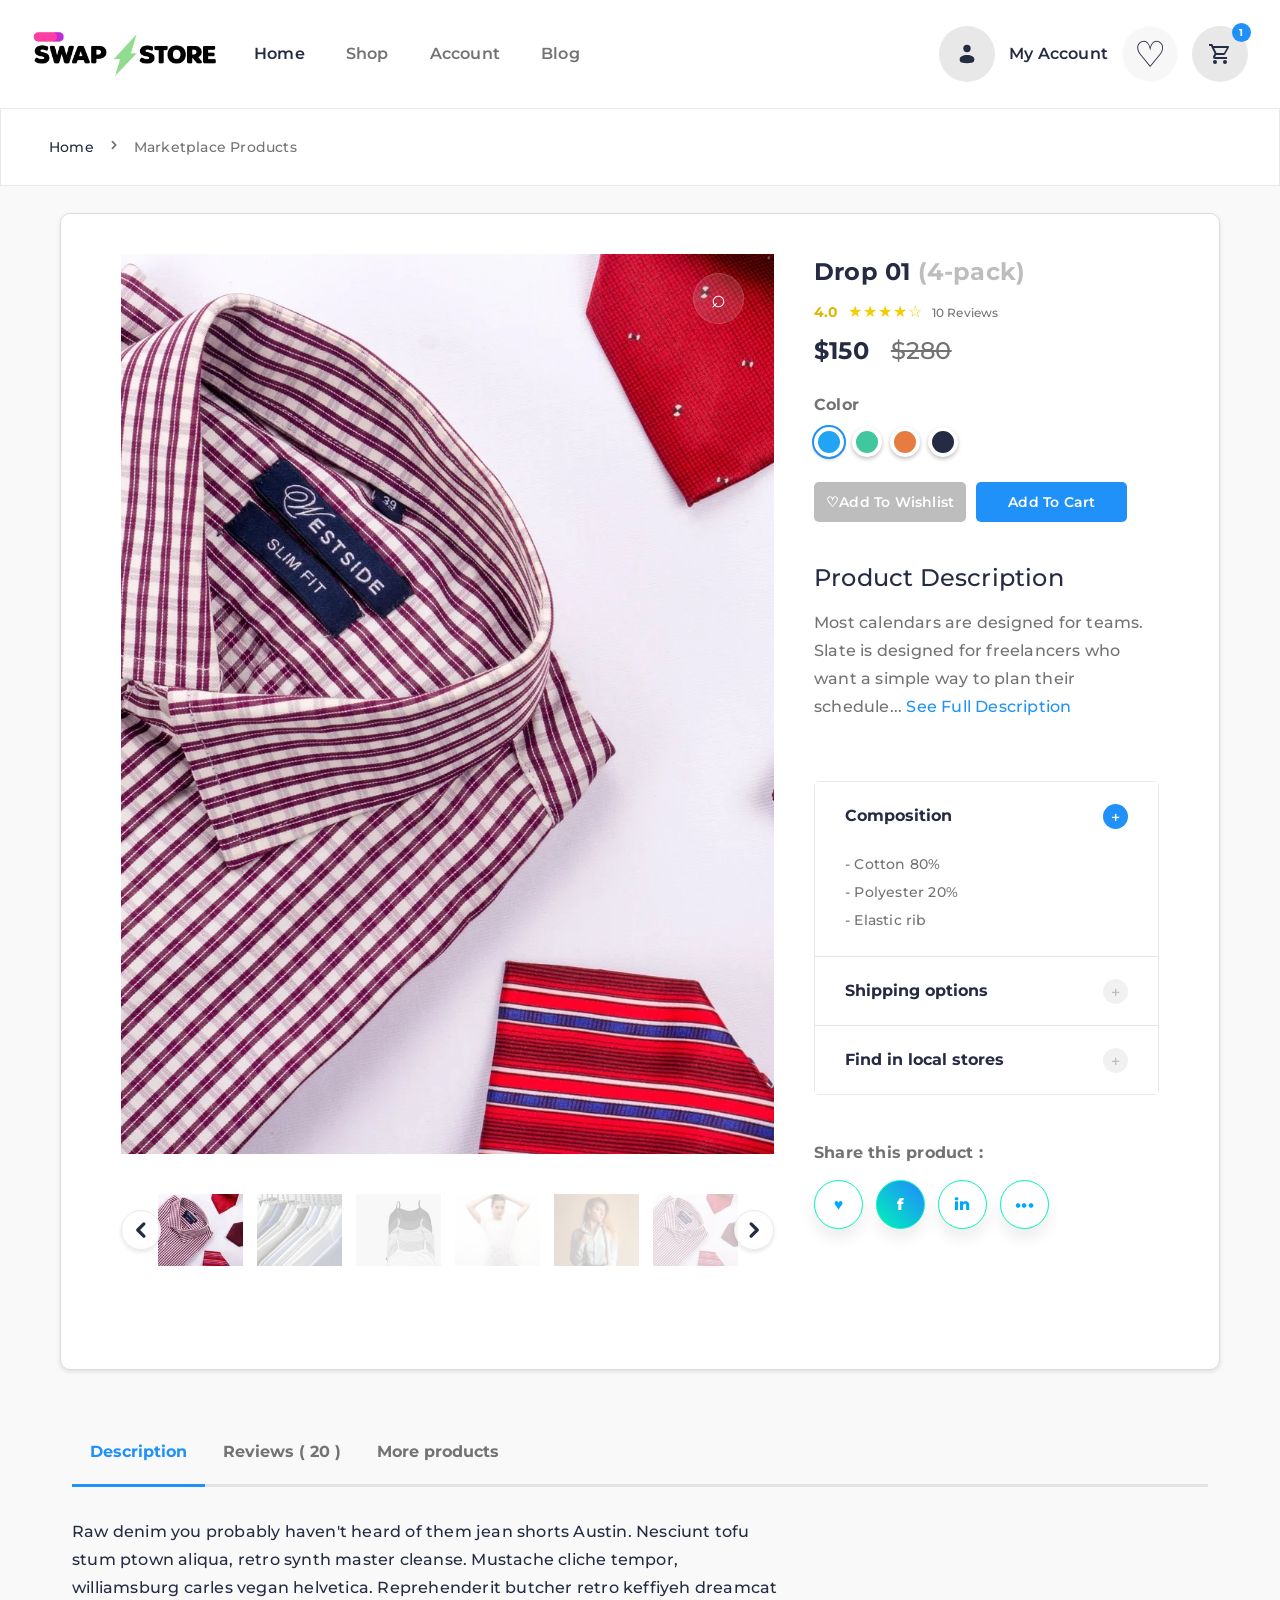
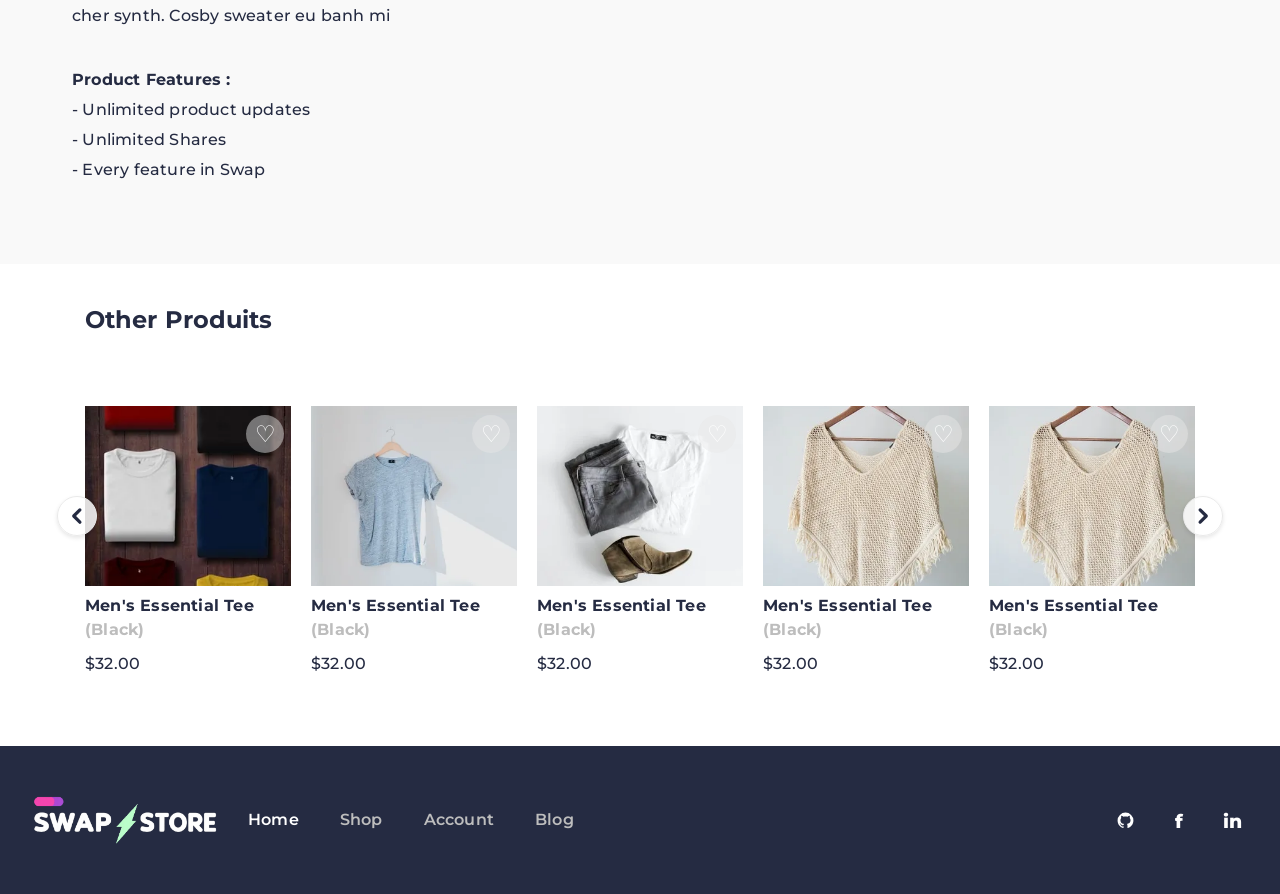
<file: product.html>
<!doctype html>
<html lang="en">
  <head>
    <meta charset="utf-8" />
    <meta name="viewport" content="width=device-width, initial-scale=1" />
    <title>Drop 01 — Swap</title>
    <meta name="description" content="Drop 01 four-pack product details" />
    <link rel="preconnect" href="https://fonts.googleapis.com" />
    <link rel="preconnect" href="https://fonts.gstatic.com" crossorigin />
    <link href="https://fonts.googleapis.com/css2?family=Montserrat:wght@400;500;600;700;800&display=swap" rel="stylesheet" />
    <link rel="stylesheet" href="styles.css" />
    <link rel="apple-touch-icon" sizes="57x57" href="/favicon/apple-icon-57x57.png" />
    <link rel="apple-touch-icon" sizes="60x60" href="/favicon/apple-icon-60x60.png" />
    <link rel="apple-touch-icon" sizes="72x72" href="/favicon/apple-icon-72x72.png" />
    <link rel="apple-touch-icon" sizes="76x76" href="/favicon/apple-icon-76x76.png" />
    <link rel="apple-touch-icon" sizes="114x114" href="/favicon/apple-icon-114x114.png" />
    <link rel="apple-touch-icon" sizes="120x120" href="/favicon/apple-icon-120x120.png" />
    <link rel="apple-touch-icon" sizes="144x144" href="/favicon/apple-icon-144x144.png" />
    <link rel="apple-touch-icon" sizes="152x152" href="/favicon/apple-icon-152x152.png" />
    <link rel="apple-touch-icon" sizes="180x180" href="/favicon/apple-icon-180x180.png" />
    <link rel="icon" type="image/png" sizes="192x192" href="/favicon/android-icon-192x192.png" />
    <link rel="icon" type="image/png" sizes="32x32" href="/favicon/favicon-32x32.png" />
    <link rel="icon" type="image/png" sizes="96x96" href="/favicon/favicon-96x96.png" />
    <link rel="icon" type="image/png" sizes="16x16" href="/favicon/favicon-16x16.png" />
    <link rel="manifest" href="/favicon/manifest.json" />
    <meta name="msapplication-TileColor" content="#ffffff" />
    <meta name="msapplication-TileImage" content="/favicon/ms-icon-144x144.png" />
    <meta name="theme-color" content="#ffffff" />
  </head>
  <body>
    <header class="site-header">
      <nav class="navbar container-wide" aria-label="Main navigation">
        <a class="brand" href="index.html"><img src="assets/logo-dark.webp" alt="Swap" /></a>
        <div class="desktop-nav"><a class="active" href="index.html">Home</a><a href="products.html">Shop</a><a href="account.html">Account</a><a href="blog.html">Blog</a></div>
        <div class="nav-actions">
          <span class="account-circle"
            ><svg xmlns="http://www.w3.org/2000/svg" width="1em" height="1em" viewBox="0 0 24 24">
              <path d="M0 0h24v24H0z" fill="none" />
              <circle cx="12" cy="6" r="4" fill="currentColor" />
              <path fill="currentColor" d="M20 17.5c0 2.485 0 4.5-8 4.5s-8-2.015-8-4.5S7.582 13 12 13s8 2.015 8 4.5" />
            </svg> </span
          ><a class="account-label" href="account.html">My Account</a>
          <a class="favorite-button" href="favorites.html" aria-label="Favorites">♡</a>
          <a class="cart-button" href="cart.html" aria-label="Shopping cart">
            <svg xmlns="http://www.w3.org/2000/svg" width="1em" height="1em" viewBox="0 0 24 24">
              <path d="M0 0h24v24H0z" fill="none" />
              <path fill="currentColor" d="M17 18a2 2 0 0 1 2 2a2 2 0 0 1-2 2a2 2 0 0 1-2-2c0-1.11.89-2 2-2M1 2h3.27l.94 2H20a1 1 0 0 1 1 1c0 .17-.05.34-.12.5l-3.58 6.47c-.34.61-1 1.03-1.75 1.03H8.1l-.9 1.63l-.03.12a.25.25 0 0 0 .25.25H19v2H7a2 2 0 0 1-2-2c0-.35.09-.68.24-.96l1.36-2.45L3 4H1zm6 16a2 2 0 0 1 2 2a2 2 0 0 1-2 2a2 2 0 0 1-2-2c0-1.11.89-2 2-2m9-7l2.78-5H6.14l2.36 5z" />
            </svg>
            <b data-cart-count>1</b></a
          >
          <button class="menu-toggle" type="button" aria-expanded="false" aria-controls="mobile-menu" aria-label="Open menu"><span></span><span></span><span></span></button>
        </div>
        <div class="mobile-menu" id="mobile-menu"><a href="index.html">Home</a><a href="products.html">Shop</a><a href="account.html">Account</a><a href="blog.html">Blog</a></div>
      </nav>
      <div class="breadcrumb">
        <div class="container-wide">
          <a href="index.html">Home</a
          ><span
            ><svg xmlns="http://www.w3.org/2000/svg" width="1em" height="1em" viewBox="0 0 24 24">
              <path d="M0 0h24v24H0z" fill="none" />
              <g fill="none" fill-rule="evenodd">
                <path d="M24 0v24H0V0zM12.593 23.258l-.011.002l-.071.035l-.02.004l-.014-.004l-.071-.035q-.016-.005-.024.005l-.004.01l-.017.428l.005.02l.01.013l.104.074l.015.004l.012-.004l.104-.074l.012-.016l.004-.017l-.017-.427q-.004-.016-.017-.018m.265-.113l-.013.002l-.185.093l-.01.01l-.003.011l.018.43l.005.012l.008.007l.201.093q.019.005.029-.008l.004-.014l-.034-.614q-.005-.019-.02-.022m-.715.002a.02.02 0 0 0-.027.006l-.006.014l-.034.614q.001.018.017.024l.015-.002l.201-.093l.01-.008l.004-.011l.017-.43l-.003-.012l-.01-.01z" />
                <path fill="currentColor" d="M16.06 10.94a1.5 1.5 0 0 1 0 2.12l-5.656 5.658a1.5 1.5 0 1 1-2.121-2.122L12.879 12L8.283 7.404a1.5 1.5 0 0 1 2.12-2.122l5.658 5.657Z" />
              </g></svg></span
          ><span>Marketplace Products</span>
        </div>
      </div>
    </header>

    <main class="product-page">
      <section class="product-shell">
        <div class="product-card">
          <div class="product-gallery">
            <div class="main-product-image">
              <img src="assets/detail-main.webp" alt="Drop 01 shirt and tie set" data-main-product-image />
              <button type="button" aria-label="Zoom image">⌕</button>
            </div>
            <div class="thumbnail-strip" data-thumbnail-strip>
              <button class="carousel-arrow prev" type="button" aria-label="Previous image">
                <svg xmlns="http://www.w3.org/2000/svg" width="1em" height="1em" viewBox="0 0 24 24">
                  <path d="M0 0h24v24H0z" fill="none" />
                  <g fill="none" fill-rule="evenodd">
                    <path d="M24 0v24H0V0zM12.593 23.258l-.011.002l-.071.035l-.02.004l-.014-.004l-.071-.035q-.016-.005-.024.005l-.004.01l-.017.428l.005.02l.01.013l.104.074l.015.004l.012-.004l.104-.074l.012-.016l.004-.017l-.017-.427q-.004-.016-.017-.018m.265-.113l-.013.002l-.185.093l-.01.01l-.003.011l.018.43l.005.012l.008.007l.201.093q.019.005.029-.008l.004-.014l-.034-.614q-.005-.019-.02-.022m-.715.002a.02.02 0 0 0-.027.006l-.006.014l-.034.614q.001.018.017.024l.015-.002l.201-.093l.01-.008l.004-.011l.017-.43l-.003-.012l-.01-.01z" />
                    <path fill="currentColor" d="M7.94 13.06a1.5 1.5 0 0 1 0-2.12l5.656-5.658a1.5 1.5 0 1 1 2.121 2.122L11.122 12l4.596 4.596a1.5 1.5 0 1 1-2.12 2.122l-5.66-5.658Z" />
                  </g>
                </svg>
              </button>
              <button class="thumbnail active" type="button" data-image="assets/detail-main.webp" data-position="center"><img src="assets/detail-thumb-01.webp" alt="Shirt and tie set overview" /></button>
              <button class="thumbnail" type="button" data-image="assets/detail-main.webp" data-position="left center"><img src="assets/detail-thumb-02.webp" alt="Shirt fabric detail" /></button>
              <button class="thumbnail" type="button" data-image="assets/detail-main.webp" data-position="right center"><img src="assets/detail-thumb-03.webp" alt="Tie detail" /></button>
              <button class="thumbnail thumbnail--desktop" type="button" data-image="assets/home-product-02.webp" data-position="center"><img src="assets/home-product-02.webp" alt="Drop 01 styled with white shirt" /></button>
              <button class="thumbnail thumbnail--desktop" type="button" data-image="assets/home-product-04.webp" data-position="center"><img src="assets/home-product-04.webp" alt="Drop 01 casual styling" /></button>
              <button class="thumbnail thumbnail--desktop" type="button" data-image="assets/category-clothes.webp" data-position="center"><img src="assets/category-clothes.webp" alt="Drop 01 folded set" /></button>
              <button class="carousel-arrow next" type="button" aria-label="Next image">
                <svg xmlns="http://www.w3.org/2000/svg" width="1em" height="1em" viewBox="0 0 24 24">
                  <path d="M0 0h24v24H0z" fill="none" />
                  <g fill="none" fill-rule="evenodd">
                    <path d="M24 0v24H0V0zM12.593 23.258l-.011.002l-.071.035l-.02.004l-.014-.004l-.071-.035q-.016-.005-.024.005l-.004.01l-.017.428l.005.02l.01.013l.104.074l.015.004l.012-.004l.104-.074l.012-.016l.004-.017l-.017-.427q-.004-.016-.017-.018m.265-.113l-.013.002l-.185.093l-.01.01l-.003.011l.018.43l.005.012l.008.007l.201.093q.019.005.029-.008l.004-.014l-.034-.614q-.005-.019-.02-.022m-.715.002a.02.02 0 0 0-.027.006l-.006.014l-.034.614q.001.018.017.024l.015-.002l.201-.093l.01-.008l.004-.011l.017-.43l-.003-.012l-.01-.01z" />
                    <path fill="currentColor" d="M16.06 10.94a1.5 1.5 0 0 1 0 2.12l-5.656 5.658a1.5 1.5 0 1 1-2.121-2.122L12.879 12L8.283 7.404a1.5 1.5 0 0 1 2.12-2.122l5.658 5.657Z" />
                  </g>
                </svg>
              </button>
            </div>
          </div>

          <div class="product-info">
            <h1>Drop 01 <span>(4-pack)</span></h1>
            <div class="rating"><b>4.0</b><span>★★★★☆</span><small>10 Reviews</small></div>
            <div class="price"><strong>$150</strong><del>$280</del></div>
            <div class="color-picker">
              <b>Color</b>
              <div><button class="cyan active" aria-label="Cyan"></button><button class="green" aria-label="Green"></button><button class="orange" aria-label="Orange"></button><button class="navy" aria-label="Navy"></button></div>
            </div>
            <div class="purchase-actions">
              <button class="button button--muted wishlist-action" type="button">♡ <span>Add To Wishlist</span></button>
              <button class="button button--primary add-cart-action" type="button" data-product-id="drop-01">Add To Cart</button>
            </div>
            <div class="product-description">
              <h2>Product Description</h2>
              <p>Most calendars are designed for teams. Slate is designed for freelancers who want a simple way to plan their schedule... <a href="#description">See Full Description</a></p>
            </div>
            <div class="accordion">
              <div class="accordion-item open">
                <button type="button"><b>Composition</b><span>+</span></button>
                <div>
                  <p>- Cotton 80%</p>
                  <p>- Polyester 20%</p>
                  <p>- Elastic rib</p>
                </div>
              </div>
              <div class="accordion-item">
                <button type="button"><b>Shipping options</b><span>+</span></button>
                <div><p>Free standard delivery.</p></div>
              </div>
              <div class="accordion-item">
                <button type="button"><b>Find in local stores</b><span>+</span></button>
                <div><p>Available in selected stores.</p></div>
              </div>
            </div>
            <div class="share-widget">
              <b>Share this product :</b>
              <div><a href="#" aria-label="Twitter">♥</a><a class="filled" href="#" aria-label="Facebook">f</a><a href="#" aria-label="LinkedIn">in</a><a href="#" aria-label="More">•••</a></div>
            </div>
          </div>
        </div>

        <div class="product-tabs" id="description">
          <div class="product-tabs__buttons"><button class="active" type="button">Description</button><button type="button">Reviews ( 20 )</button><button class="desktop-only" type="button">More products</button></div>
          <p>Raw denim you probably haven't heard of them jean shorts Austin. Nesciunt tofu stum ptown aliqua, retro synth master cleanse. Mustache cliche tempor, williamsburg carles vegan helvetica. Reprehenderit butcher retro keffiyeh dreamcat cher synth. Cosby sweater eu banh mi</p>
          <div class="feature-list"><b>Product Features :</b><span>- Unlimited product updates</span><span>- Unlimited Shares</span><span>- Every feature in Swap</span></div>
        </div>
      </section>

      <section class="related-section">
        <div class="container">
          <h2>Other Produits</h2>
          <div class="related-carousel">
            <button class="carousel-arrow prev" type="button">
              <svg xmlns="http://www.w3.org/2000/svg" width="1em" height="1em" viewBox="0 0 24 24">
                <path d="M0 0h24v24H0z" fill="none" />
                <g fill="none" fill-rule="evenodd">
                  <path d="M24 0v24H0V0zM12.593 23.258l-.011.002l-.071.035l-.02.004l-.014-.004l-.071-.035q-.016-.005-.024.005l-.004.01l-.017.428l.005.02l.01.013l.104.074l.015.004l.012-.004l.104-.074l.012-.016l.004-.017l-.017-.427q-.004-.016-.017-.018m.265-.113l-.013.002l-.185.093l-.01.01l-.003.011l.018.43l.005.012l.008.007l.201.093q.019.005.029-.008l.004-.014l-.034-.614q-.005-.019-.02-.022m-.715.002a.02.02 0 0 0-.027.006l-.006.014l-.034.614q.001.018.017.024l.015-.002l.201-.093l.01-.008l.004-.011l.017-.43l-.003-.012l-.01-.01z" />
                  <path fill="currentColor" d="M7.94 13.06a1.5 1.5 0 0 1 0-2.12l5.656-5.658a1.5 1.5 0 1 1 2.121 2.122L11.122 12l4.596 4.596a1.5 1.5 0 1 1-2.12 2.122l-5.66-5.658Z" />
                </g>
              </svg>
            </button>
            <div class="related-grid" data-related-grid></div>
            <button class="carousel-arrow next" type="button">
              <svg xmlns="http://www.w3.org/2000/svg" width="1em" height="1em" viewBox="0 0 24 24">
                <path d="M0 0h24v24H0z" fill="none" />
                <g fill="none" fill-rule="evenodd">
                  <path d="M24 0v24H0V0zM12.593 23.258l-.011.002l-.071.035l-.02.004l-.014-.004l-.071-.035q-.016-.005-.024.005l-.004.01l-.017.428l.005.02l.01.013l.104.074l.015.004l.012-.004l.104-.074l.012-.016l.004-.017l-.017-.427q-.004-.016-.017-.018m.265-.113l-.013.002l-.185.093l-.01.01l-.003.011l.018.43l.005.012l.008.007l.201.093q.019.005.029-.008l.004-.014l-.034-.614q-.005-.019-.02-.022m-.715.002a.02.02 0 0 0-.027.006l-.006.014l-.034.614q.001.018.017.024l.015-.002l.201-.093l.01-.008l.004-.011l.017-.43l-.003-.012l-.01-.01z" />
                  <path fill="currentColor" d="M16.06 10.94a1.5 1.5 0 0 1 0 2.12l-5.656 5.658a1.5 1.5 0 1 1-2.121-2.122L12.879 12L8.283 7.404a1.5 1.5 0 0 1 2.12-2.122l5.658 5.657Z" />
                </g>
              </svg>
            </button>
          </div>
        </div>
      </section>
    </main>

    <footer class="site-footer">
      <div class="site-footer__inner container-wide">
        <a class="brand" href="index.html"><img src="assets/logo-light.webp" alt="Swap" /></a>
        <nav class="footer-nav"><a class="active" href="index.html">Home</a><a href="products.html">Shop</a><a href="account.html">Account</a><a href="blog.html">Blog</a></nav>
        <div class="social-links" aria-label="Social networks">
          <a href="https://github.com/ImmoralDeveloper" aria-label="Github">
            <svg xmlns="http://www.w3.org/2000/svg" width="1em" height="1em" viewBox="0 0 24 24">
              <path d="M0 0h24v24H0z" fill="none" />
              <path fill="currentColor" d="M12 2A10 10 0 0 0 2 12c0 4.42 2.87 8.17 6.84 9.5c.5.08.66-.23.66-.5v-1.69c-2.77.6-3.36-1.34-3.36-1.34c-.46-1.16-1.11-1.47-1.11-1.47c-.91-.62.07-.6.07-.6c1 .07 1.53 1.03 1.53 1.03c.87 1.52 2.34 1.07 2.91.83c.09-.65.35-1.09.63-1.34c-2.22-.25-4.55-1.11-4.55-4.92c0-1.11.38-2 1.03-2.71c-.1-.25-.45-1.29.1-2.64c0 0 .84-.27 2.75 1.02c.79-.22 1.65-.33 2.5-.33s1.71.11 2.5.33c1.91-1.29 2.75-1.02 2.75-1.02c.55 1.35.2 2.39.1 2.64c.65.71 1.03 1.6 1.03 2.71c0 3.82-2.34 4.66-4.57 4.91c.36.31.69.92.69 1.85V21c0 .27.16.59.67.5C19.14 20.16 22 16.42 22 12A10 10 0 0 0 12 2" />
            </svg>
          </a>
          <a href="https://www.facebook.com/immoral.dev" aria-label="Facebook">f</a>
          <a href="https://www.linkedin.com/company/immoraldev" aria-label="LinkedIn">in</a>
        </div>
      </div>
    </footer>
    <script src="script.js"></script>
  </body>
</html>
</file>
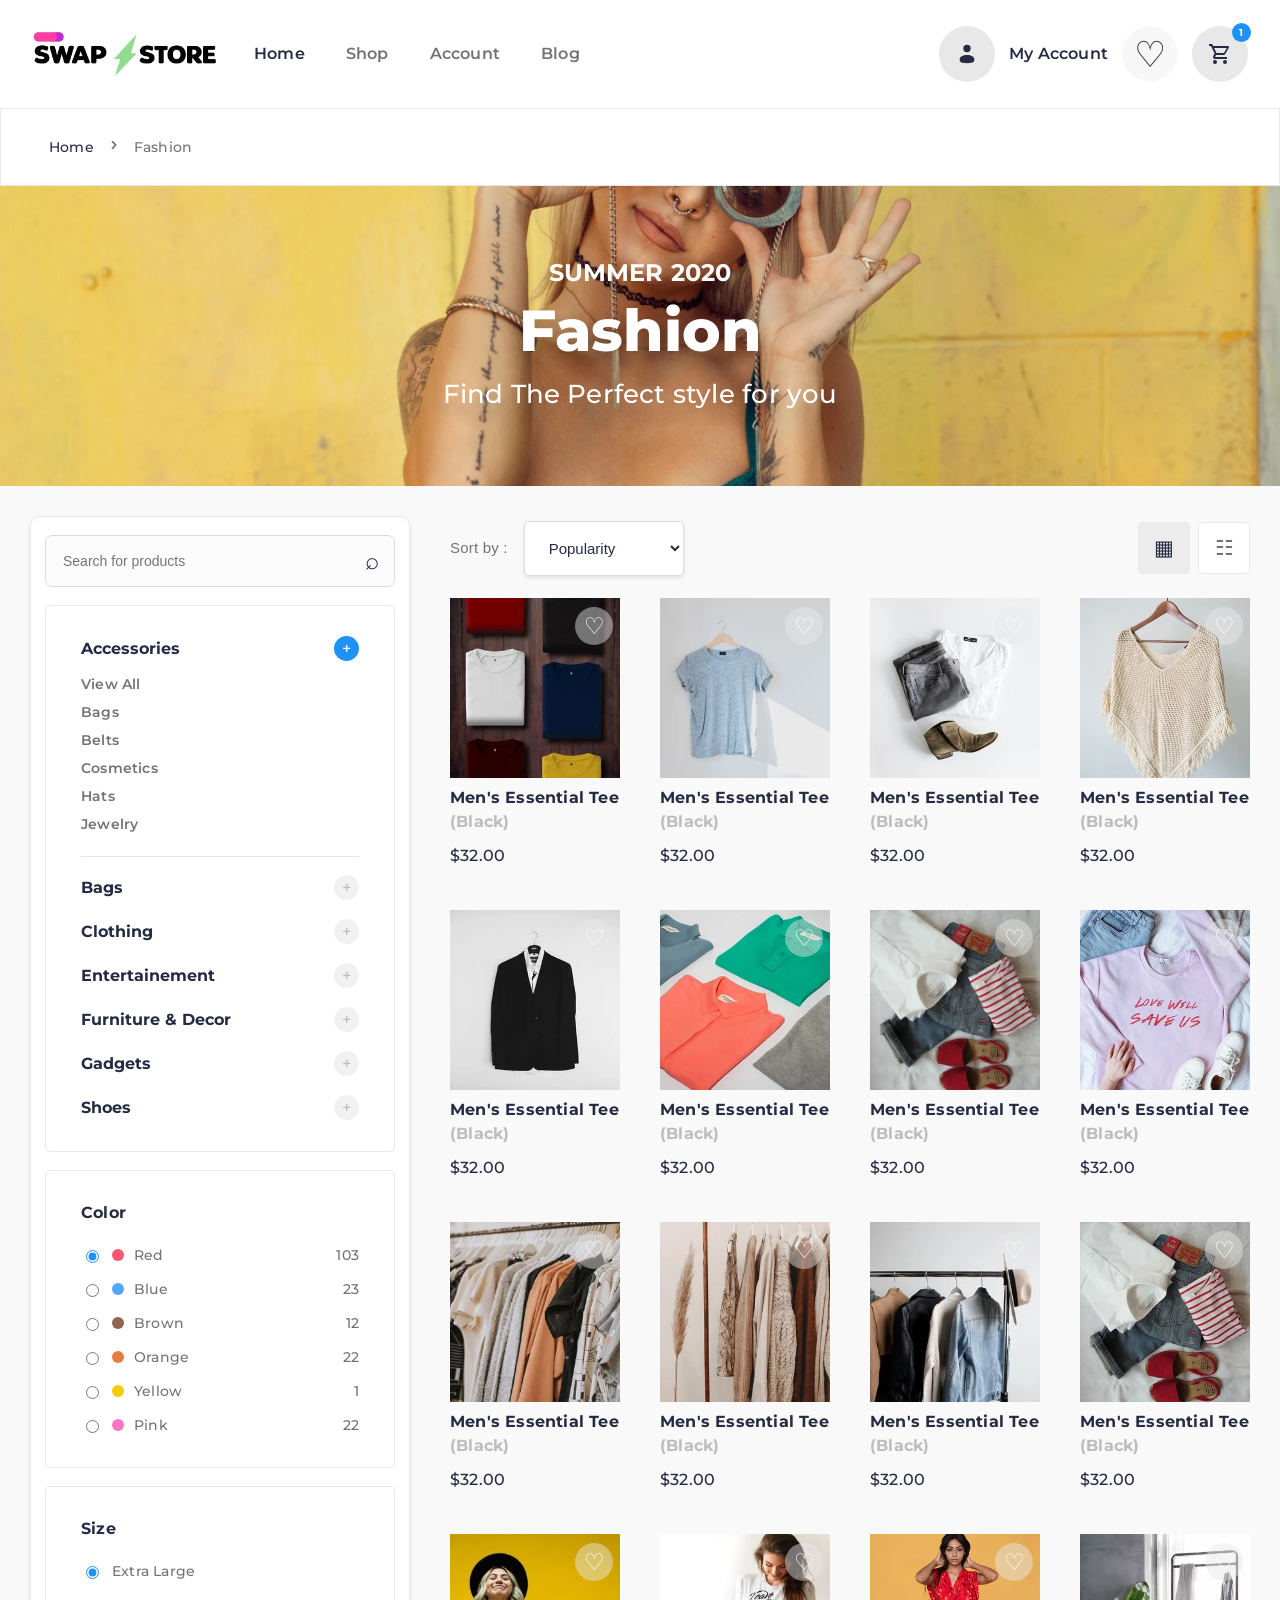
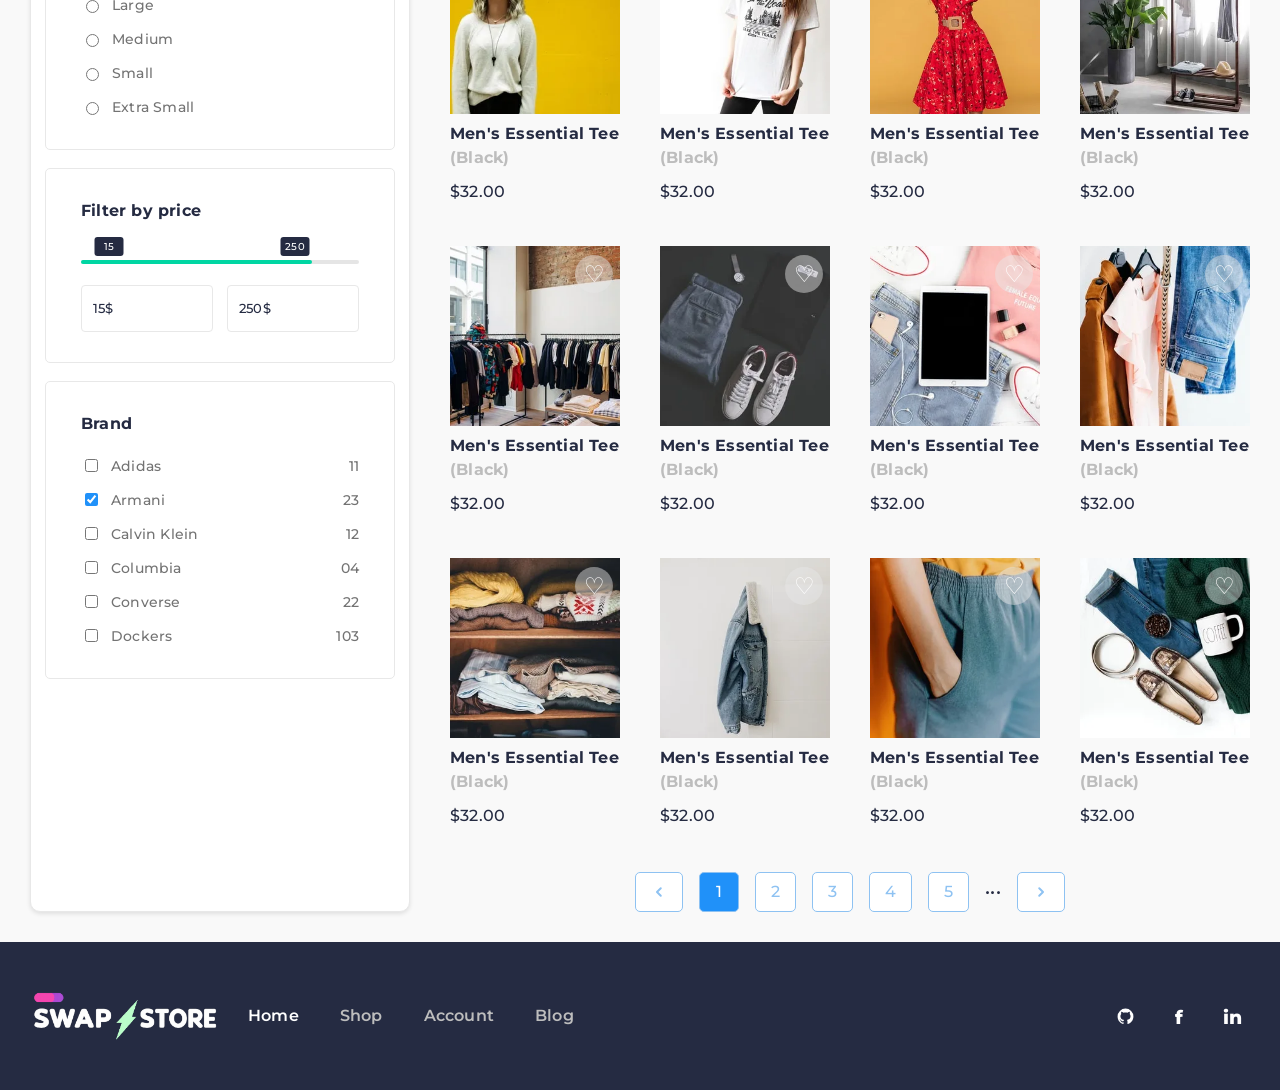
<file: products.html>
<!doctype html>
<html lang="en">
  <head>
    <meta charset="utf-8" />
    <meta name="viewport" content="width=device-width, initial-scale=1" />
    <title>Fashion — Swap</title>
    <meta name="description" content="Browse the Swap fashion collection" />
    <link rel="preconnect" href="https://fonts.googleapis.com" />
    <link rel="preconnect" href="https://fonts.gstatic.com" crossorigin />
    <link href="https://fonts.googleapis.com/css2?family=Montserrat:wght@400;500;600;700;800&display=swap" rel="stylesheet" />
    <link rel="stylesheet" href="styles.css" />
    <link rel="apple-touch-icon" sizes="57x57" href="/favicon/apple-icon-57x57.png" />
    <link rel="apple-touch-icon" sizes="60x60" href="/favicon/apple-icon-60x60.png" />
    <link rel="apple-touch-icon" sizes="72x72" href="/favicon/apple-icon-72x72.png" />
    <link rel="apple-touch-icon" sizes="76x76" href="/favicon/apple-icon-76x76.png" />
    <link rel="apple-touch-icon" sizes="114x114" href="/favicon/apple-icon-114x114.png" />
    <link rel="apple-touch-icon" sizes="120x120" href="/favicon/apple-icon-120x120.png" />
    <link rel="apple-touch-icon" sizes="144x144" href="/favicon/apple-icon-144x144.png" />
    <link rel="apple-touch-icon" sizes="152x152" href="/favicon/apple-icon-152x152.png" />
    <link rel="apple-touch-icon" sizes="180x180" href="/favicon/apple-icon-180x180.png" />
    <link rel="icon" type="image/png" sizes="192x192" href="/favicon/android-icon-192x192.png" />
    <link rel="icon" type="image/png" sizes="32x32" href="/favicon/favicon-32x32.png" />
    <link rel="icon" type="image/png" sizes="96x96" href="/favicon/favicon-96x96.png" />
    <link rel="icon" type="image/png" sizes="16x16" href="/favicon/favicon-16x16.png" />
    <link rel="manifest" href="/favicon/manifest.json" />
    <meta name="msapplication-TileColor" content="#ffffff" />
    <meta name="msapplication-TileImage" content="/favicon/ms-icon-144x144.png" />
    <meta name="theme-color" content="#ffffff" />
  </head>
  <body>
    <header class="site-header">
      <nav class="navbar container-wide" aria-label="Main navigation">
        <a class="brand" href="index.html"><img src="assets/logo-dark.webp" alt="Swap" /></a>
        <div class="desktop-nav">
          <a class="active" href="index.html">Home</a>
          <a href="products.html">Shop</a>
          <a href="account.html">Account</a>

          <a href="blog.html">Blog</a>
        </div>
        <div class="nav-actions">
          <span class="account-circle" aria-hidden="true"
            ><svg xmlns="http://www.w3.org/2000/svg" width="1em" height="1em" viewBox="0 0 24 24">
              <path d="M0 0h24v24H0z" fill="none" />
              <circle cx="12" cy="6" r="4" fill="currentColor" />
              <path fill="currentColor" d="M20 17.5c0 2.485 0 4.5-8 4.5s-8-2.015-8-4.5S7.582 13 12 13s8 2.015 8 4.5" />
            </svg>
          </span>
          <a class="account-label" href="account.html">My Account</a>
          <a class="favorite-button" href="favorites.html" aria-label="Favorites">♡</a>
          <a class="cart-button" href="cart.html" aria-label="Shopping cart">
            <svg xmlns="http://www.w3.org/2000/svg" width="1em" height="1em" viewBox="0 0 24 24">
              <path d="M0 0h24v24H0z" fill="none" />
              <path fill="currentColor" d="M17 18a2 2 0 0 1 2 2a2 2 0 0 1-2 2a2 2 0 0 1-2-2c0-1.11.89-2 2-2M1 2h3.27l.94 2H20a1 1 0 0 1 1 1c0 .17-.05.34-.12.5l-3.58 6.47c-.34.61-1 1.03-1.75 1.03H8.1l-.9 1.63l-.03.12a.25.25 0 0 0 .25.25H19v2H7a2 2 0 0 1-2-2c0-.35.09-.68.24-.96l1.36-2.45L3 4H1zm6 16a2 2 0 0 1 2 2a2 2 0 0 1-2 2a2 2 0 0 1-2-2c0-1.11.89-2 2-2m9-7l2.78-5H6.14l2.36 5z" />
            </svg>
            <b data-cart-count>1</b></a
          >
          <button class="menu-toggle" type="button" aria-expanded="false" aria-controls="mobile-menu" aria-label="Open menu"><span></span><span></span><span></span></button>
        </div>
        <div class="mobile-menu" id="mobile-menu"><a href="index.html">Home</a><a href="products.html">Shop</a><a href="account.html">Account</a><a href="blog.html">Blog</a></div>
      </nav>
      <div class="breadcrumb">
        <div class="container-wide">
          <a href="index.html">Home</a
          ><span
            ><svg xmlns="http://www.w3.org/2000/svg" width="1em" height="1em" viewBox="0 0 24 24">
              <path d="M0 0h24v24H0z" fill="none" />
              <g fill="none" fill-rule="evenodd">
                <path d="M24 0v24H0V0zM12.593 23.258l-.011.002l-.071.035l-.02.004l-.014-.004l-.071-.035q-.016-.005-.024.005l-.004.01l-.017.428l.005.02l.01.013l.104.074l.015.004l.012-.004l.104-.074l.012-.016l.004-.017l-.017-.427q-.004-.016-.017-.018m.265-.113l-.013.002l-.185.093l-.01.01l-.003.011l.018.43l.005.012l.008.007l.201.093q.019.005.029-.008l.004-.014l-.034-.614q-.005-.019-.02-.022m-.715.002a.02.02 0 0 0-.027.006l-.006.014l-.034.614q.001.018.017.024l.015-.002l.201-.093l.01-.008l.004-.011l.017-.43l-.003-.012l-.01-.01z" />
                <path fill="currentColor" d="M16.06 10.94a1.5 1.5 0 0 1 0 2.12l-5.656 5.658a1.5 1.5 0 1 1-2.121-2.122L12.879 12L8.283 7.404a1.5 1.5 0 0 1 2.12-2.122l5.658 5.657Z" />
              </g></svg></span
          ><span>Fashion</span>
        </div>
      </div>
    </header>

    <main>
      <section class="listing-hero">
        <div class="listing-hero__content">
          <p class="eyebrow">SUMMER 2020</p>
          <h1>Fashion</h1>
          <p>Find The Perfect style for you</p>
          <button class="filter-trigger" type="button" aria-expanded="false" aria-controls="mobile-filters">Filter <span>⌃⌄</span></button>
        </div>
      </section>

      <section class="listing-shell">
        <aside class="filters" id="mobile-filters">
          <label class="search-field">
            <span class="sr-only">Search for products</span>
            <input type="search" placeholder="Search for products" />
            <span aria-hidden="true">⌕</span>
          </label>
          <div class="filter-panel filter-categories">
            <div class="filter-group expanded">
              <button type="button"><strong>Accessories</strong><span>+</span></button>
              <ul>
                <li>View All</li>
                <li>Bags</li>
                <li>Belts</li>
                <li>Cosmetics</li>
                <li>Hats</li>
                <li>Jewelry</li>
              </ul>
            </div>
            <div class="filter-group">
              <button type="button"><strong>Bags</strong><span>+</span></button>
            </div>
            <div class="filter-group">
              <button type="button"><strong>Clothing</strong><span>+</span></button>
            </div>
            <div class="filter-group">
              <button type="button"><strong>Entertainement</strong><span>+</span></button>
            </div>
            <div class="filter-group">
              <button type="button"><strong>Furniture &amp; Decor</strong><span>+</span></button>
            </div>
            <div class="filter-group">
              <button type="button"><strong>Gadgets</strong><span>+</span></button>
            </div>
            <div class="filter-group">
              <button type="button"><strong>Shoes</strong><span>+</span></button>
            </div>
          </div>
          <div class="filter-panel">
            <h2>Color</h2>
            <label><input type="radio" name="color" checked /><i class="swatch swatch--red"></i> Red <span>103</span></label>
            <label><input type="radio" name="color" /><i class="swatch swatch--blue"></i> Blue <span>23</span></label>
            <label><input type="radio" name="color" /><i class="swatch swatch--brown"></i> Brown <span>12</span></label>
            <label><input type="radio" name="color" /><i class="swatch swatch--orange"></i> Orange <span>22</span></label>
            <label><input type="radio" name="color" /><i class="swatch swatch--yellow"></i> Yellow <span>1</span></label>
            <label><input type="radio" name="color" /><i class="swatch swatch--pink"></i> Pink <span>22</span></label>
          </div>
          <div class="filter-panel">
            <h2>Size</h2>
            <label><input type="radio" name="size" checked /> Extra Large</label>
            <label><input type="radio" name="size" /> Large</label>
            <label><input type="radio" name="size" /> Medium</label>
            <label><input type="radio" name="size" /> Small</label>
            <label><input type="radio" name="size" /> Extra Small</label>
          </div>
          <div class="filter-panel price-filter">
            <h2>Filter by price</h2>
            <div class="price-range"><i></i><span style="left: 10%">15</span><span style="left: 77%">250</span></div>
            <div class="price-values"><span>15$</span><span>250$</span></div>
          </div>
          <div class="filter-panel">
            <h2>Brand</h2>
            <label><input type="checkbox" /> Adidas <span>11</span></label>
            <label><input type="checkbox" checked /> Armani <span>23</span></label>
            <label><input type="checkbox" /> Calvin Klein <span>12</span></label>
            <label><input type="checkbox" /> Columbia <span>04</span></label>
            <label><input type="checkbox" /> Converse <span>22</span></label>
            <label><input type="checkbox" /> Dockers <span>103</span></label>
          </div>
        </aside>

        <div class="catalog">
          <div class="catalog-toolbar">
            <div class="sort-control">
              <span>Sort by :</span
              ><select aria-label="Sort products">
                <option>Popularity</option>
                <option>Price</option>
                <option>Newest</option>
              </select>
            </div>
            <div class="view-controls" aria-label="View options"><button class="active" type="button">▦</button><button type="button">☷</button></div>
          </div>
          <div class="catalog-grid" data-catalog-grid></div>
          <nav class="pagination pagination--desktop" aria-label="Pagination">
            <button type="button">
              <svg xmlns="http://www.w3.org/2000/svg" width="1em" height="1em" viewBox="0 0 24 24">
                <path d="M0 0h24v24H0z" fill="none" />
                <g fill="none" fill-rule="evenodd">
                  <path d="M24 0v24H0V0zM12.593 23.258l-.011.002l-.071.035l-.02.004l-.014-.004l-.071-.035q-.016-.005-.024.005l-.004.01l-.017.428l.005.02l.01.013l.104.074l.015.004l.012-.004l.104-.074l.012-.016l.004-.017l-.017-.427q-.004-.016-.017-.018m.265-.113l-.013.002l-.185.093l-.01.01l-.003.011l.018.43l.005.012l.008.007l.201.093q.019.005.029-.008l.004-.014l-.034-.614q-.005-.019-.02-.022m-.715.002a.02.02 0 0 0-.027.006l-.006.014l-.034.614q.001.018.017.024l.015-.002l.201-.093l.01-.008l.004-.011l.017-.43l-.003-.012l-.01-.01z" />
                  <path fill="currentColor" d="M7.94 13.06a1.5 1.5 0 0 1 0-2.12l5.656-5.658a1.5 1.5 0 1 1 2.121 2.122L11.122 12l4.596 4.596a1.5 1.5 0 1 1-2.12 2.122l-5.66-5.658Z" />
                </g>
              </svg></button
            ><button class="active" type="button">1</button><button type="button">2</button><button type="button">3</button><button type="button">4</button><button type="button">5</button><span>•••</span
            ><button type="button">
              <svg xmlns="http://www.w3.org/2000/svg" width="1em" height="1em" viewBox="0 0 24 24">
                <path d="M0 0h24v24H0z" fill="none" />
                <g fill="none" fill-rule="evenodd">
                  <path d="M24 0v24H0V0zM12.593 23.258l-.011.002l-.071.035l-.02.004l-.014-.004l-.071-.035q-.016-.005-.024.005l-.004.01l-.017.428l.005.02l.01.013l.104.074l.015.004l.012-.004l.104-.074l.012-.016l.004-.017l-.017-.427q-.004-.016-.017-.018m.265-.113l-.013.002l-.185.093l-.01.01l-.003.011l.018.43l.005.012l.008.007l.201.093q.019.005.029-.008l.004-.014l-.034-.614q-.005-.019-.02-.022m-.715.002a.02.02 0 0 0-.027.006l-.006.014l-.034.614q.001.018.017.024l.015-.002l.201-.093l.01-.008l.004-.011l.017-.43l-.003-.012l-.01-.01z" />
                  <path fill="currentColor" d="M16.06 10.94a1.5 1.5 0 0 1 0 2.12l-5.656 5.658a1.5 1.5 0 1 1-2.121-2.122L12.879 12L8.283 7.404a1.5 1.5 0 0 1 2.12-2.122l5.658 5.657Z" />
                </g>
              </svg>
            </button>
          </nav>
          <nav class="pagination pagination--mobile" aria-label="Pagination">
            <button type="button">
              <svg xmlns="http://www.w3.org/2000/svg" width="1em" height="1em" viewBox="0 0 24 24">
                <path d="M0 0h24v24H0z" fill="none" />
                <g fill="none" fill-rule="evenodd">
                  <path d="M24 0v24H0V0zM12.593 23.258l-.011.002l-.071.035l-.02.004l-.014-.004l-.071-.035q-.016-.005-.024.005l-.004.01l-.017.428l.005.02l.01.013l.104.074l.015.004l.012-.004l.104-.074l.012-.016l.004-.017l-.017-.427q-.004-.016-.017-.018m.265-.113l-.013.002l-.185.093l-.01.01l-.003.011l.018.43l.005.012l.008.007l.201.093q.019.005.029-.008l.004-.014l-.034-.614q-.005-.019-.02-.022m-.715.002a.02.02 0 0 0-.027.006l-.006.014l-.034.614q.001.018.017.024l.015-.002l.201-.093l.01-.008l.004-.011l.017-.43l-.003-.012l-.01-.01z" />
                  <path fill="currentColor" d="M7.94 13.06a1.5 1.5 0 0 1 0-2.12l5.656-5.658a1.5 1.5 0 1 1 2.121 2.122L11.122 12l4.596 4.596a1.5 1.5 0 1 1-2.12 2.122l-5.66-5.658Z" />
                </g>
              </svg></button
            ><span><b>1</b> | 10</span
            ><button type="button">
              <svg xmlns="http://www.w3.org/2000/svg" width="1em" height="1em" viewBox="0 0 24 24">
                <path d="M0 0h24v24H0z" fill="none" />
                <g fill="none" fill-rule="evenodd">
                  <path d="M24 0v24H0V0zM12.593 23.258l-.011.002l-.071.035l-.02.004l-.014-.004l-.071-.035q-.016-.005-.024.005l-.004.01l-.017.428l.005.02l.01.013l.104.074l.015.004l.012-.004l.104-.074l.012-.016l.004-.017l-.017-.427q-.004-.016-.017-.018m.265-.113l-.013.002l-.185.093l-.01.01l-.003.011l.018.43l.005.012l.008.007l.201.093q.019.005.029-.008l.004-.014l-.034-.614q-.005-.019-.02-.022m-.715.002a.02.02 0 0 0-.027.006l-.006.014l-.034.614q.001.018.017.024l.015-.002l.201-.093l.01-.008l.004-.011l.017-.43l-.003-.012l-.01-.01z" />
                  <path fill="currentColor" d="M16.06 10.94a1.5 1.5 0 0 1 0 2.12l-5.656 5.658a1.5 1.5 0 1 1-2.121-2.122L12.879 12L8.283 7.404a1.5 1.5 0 0 1 2.12-2.122l5.658 5.657Z" />
                </g>
              </svg>
            </button>
          </nav>
        </div>
      </section>
    </main>

    <footer class="site-footer">
      <div class="site-footer__inner container-wide">
        <a class="brand" href="index.html"><img src="assets/logo-light.webp" alt="Swap" /></a>
        <nav class="footer-nav"><a class="active" href="index.html">Home</a><a href="products.html">Shop</a><a href="account.html">Account</a><a href="blog.html">Blog</a></nav>
        <div class="social-links" aria-label="Social networks">
          <a href="https://github.com/ImmoralDeveloper" aria-label="Github">
            <svg xmlns="http://www.w3.org/2000/svg" width="1em" height="1em" viewBox="0 0 24 24">
              <path d="M0 0h24v24H0z" fill="none" />
              <path fill="currentColor" d="M12 2A10 10 0 0 0 2 12c0 4.42 2.87 8.17 6.84 9.5c.5.08.66-.23.66-.5v-1.69c-2.77.6-3.36-1.34-3.36-1.34c-.46-1.16-1.11-1.47-1.11-1.47c-.91-.62.07-.6.07-.6c1 .07 1.53 1.03 1.53 1.03c.87 1.52 2.34 1.07 2.91.83c.09-.65.35-1.09.63-1.34c-2.22-.25-4.55-1.11-4.55-4.92c0-1.11.38-2 1.03-2.71c-.1-.25-.45-1.29.1-2.64c0 0 .84-.27 2.75 1.02c.79-.22 1.65-.33 2.5-.33s1.71.11 2.5.33c1.91-1.29 2.75-1.02 2.75-1.02c.55 1.35.2 2.39.1 2.64c.65.71 1.03 1.6 1.03 2.71c0 3.82-2.34 4.66-4.57 4.91c.36.31.69.92.69 1.85V21c0 .27.16.59.67.5C19.14 20.16 22 16.42 22 12A10 10 0 0 0 12 2" />
            </svg>
          </a>
          <a href="https://www.facebook.com/immoral.dev" aria-label="Facebook">f</a>
          <a href="https://www.linkedin.com/company/immoraldev" aria-label="LinkedIn">in</a>
        </div>
      </div>
    </footer>
    <script src="script.js"></script>
  </body>
</html>
</file>
<file: styles.css>
:root {
  --ink: #252b42;
  --muted: #737373;
  --light-gray: #bdbdbd;
  --line: #e8e8e8;
  --paper: #ffffff;
  --soft: #f9f9f9;
  --primary: #2091f9;
  --dark: #252b42;
  --instagram: #313958;
  --shadow: 0 2px 4px rgba(0, 0, 0, 0.1);
  --shadow-card: 0 13px 19px rgba(0, 0, 0, 0.07);
}

* {
  box-sizing: border-box;
}

[hidden] {
  display: none !important;
}

html {
  scroll-behavior: smooth;
}

body {
  margin: 0;
  color: var(--ink);
  background: var(--paper);
  font-family: "Montserrat", Arial, sans-serif;
  font-size: 16px;
  font-weight: 500;
  line-height: 1.75;
  letter-spacing: 0.2px;
}

body.menu-open {
  overflow: hidden;
}

img {
  display: block;
  max-width: 100%;
}

a {
  color: inherit;
  text-decoration: none;
}

button,
input,
select {
  font: inherit;
}

button,
select {
  cursor: pointer;
}

button {
  color: inherit;
}

h1,
h2,
h3,
p {
  margin-top: 0;
}

.container {
  width: min(1110px, calc(100% - 40px));
  margin-inline: auto;
}

.container-small {
  width: min(1116px, calc(100% - 40px));
  margin-inline: auto;
}

.container-wide {
  width: min(1336px, calc(100% - 64px));
  margin-inline: auto;
}

.sr-only {
  position: absolute;
  width: 1px;
  height: 1px;
  padding: 0;
  margin: -1px;
  overflow: hidden;
  clip: rect(0, 0, 0, 0);
  white-space: nowrap;
  border: 0;
}

.desktop-only {
  display: inline-flex;
}

.site-header {
  position: relative;
  z-index: 10;
  background: var(--paper);
}

.navbar {
  position: relative;
  display: flex;
  align-items: center;
  height: 108px;
  z-index: 20;
}

.navbar--overlay {
  position: absolute;
  inset: 0 0 auto;
  color: #fff;
}

.brand {
  flex: 0 0 206px;
  display: flex;
  align-items: center;
}

.brand img {
  width: 186px;
  height: 58px;
  object-fit: contain;
}

.desktop-nav {
  display: flex;
  align-items: center;
  gap: 21px;
  margin-left: 6px;
}

.desktop-nav a,
.footer-nav a {
  padding: 10px;
  color: var(--muted);
  font-size: 16px;
  font-weight: 600;
  line-height: 28px;
  text-align: center;
  white-space: nowrap;
}

.navbar--overlay .desktop-nav a {
  color: #fff;
  text-shadow: 0 8px 15px rgba(0, 0, 0, 0.22);
}

.desktop-nav a.active,
.footer-nav a.active {
  color: var(--ink);
}

.navbar--overlay .desktop-nav a.active {
  color: #fff;
}

.nav-actions {
  display: flex;
  align-items: center;
  gap: 14px;
  margin-left: auto;
}
.favorite-button {
  font-size: 36px;
  width: 56px;
  height: 56px;
  border-radius: 50%;
  background: rgba(232, 232, 232, 0.34);
  border: 1px solid rgba(255, 255, 255, 0.48);
  display: flex;
  align-items: center;
  justify-content: center;
  text-align: center;
}
.account-circle,
.cart-button,
.icon-button {
  display: grid;
  place-items: center;
  width: 56px;
  height: 56px;
  border: 0;
  border-radius: 50%;
  background: #e8e8e8;
  font-size: 22px;
}

.navbar--overlay .account-circle,
.navbar--overlay .cart-button,
.navbar--overlay .icon-button {
  color: #fff;
  background: rgba(232, 232, 232, 0.34);
  border: 1px solid rgba(255, 255, 255, 0.48);
}

.account-label {
  font-size: 16px;
  font-weight: 600;
  white-space: nowrap;
}

.icon-button {
  display: flex;
  align-items: center;
  justify-content: center;
  width: 42px;
  height: 42px;
  background: transparent;
  font-size: 30px;
}

.cart-button {
  position: relative;
}
.cart-button {
}
.cart-button svg {
  width: 24px;
  height: 24px;
  fill: var(--soft);
}

.site-header:not(.home-header) .cart-button svg {
  fill: var(--light-gray);
}

.cart-button b {
  position: absolute;
  top: -3px;
  right: -3px;
  display: grid;
  place-items: center;
  width: 19px;
  height: 19px;
  border-radius: 50%;
  color: #fff;
  background: var(--primary);
  font-size: 10px;
  line-height: 1;
}

.menu-toggle {
  display: none;
  width: 40px;
  padding: 8px;
  border: 0;
  background: transparent;
}

.menu-toggle span {
  display: block;
  width: 24px;
  height: 2px;
  margin: 5px 0;
  background: currentColor;
}

.mobile-menu {
  display: none;
}

.home-header {
  min-height: 650px;
  color: #fff;
  background: #5d829b url("assets/home-hero.webp") center 30% / cover no-repeat;
}

.home-hero {
  display: grid;
  place-items: center;
  min-height: 650px;
  padding: 126px 20px 70px;
}

.home-hero__content {
  display: flex;
  flex-direction: column;
  align-items: center;
  gap: 8px;
  text-align: center;
  text-shadow: 0 13px 19px rgba(0, 0, 0, 0.24);
}

.eyebrow {
  margin: 0;
  font-size: 24px;
  font-weight: 700;
  line-height: 36px;
  letter-spacing: 0.1px;
}

.home-hero h1,
.listing-hero h1 {
  margin: 0;
  color: #fff;
  font-size: 58px;
  font-weight: 800;
  line-height: 80px;
}

.home-hero__content > p:last-of-type,
.listing-hero__content > p:last-of-type {
  margin: 0;
  color: #fff;
  font-size: 26px;
  line-height: 46px;
}

.button {
  display: inline-flex;
  min-height: 40px;
  align-items: center;
  justify-content: center;
  padding: 6px 32px;
  border: 0;
  border-radius: 5px;
  font-size: 14px;
  font-weight: 600;
  line-height: 28px;
  letter-spacing: 0.2px;
}

.button--light {
  margin-top: 22px;
  padding: 16px 46px;
  border-radius: 0;
  color: var(--primary);
  background: #fff;
  font-size: 16px;
  font-weight: 700;
  line-height: 24px;
  text-shadow: none;
}

.button--primary {
  color: #fff;
  background: var(--primary);
}

.button--muted {
  color: #fff;
  background: var(--light-gray);
}

.category-section {
  padding-block: 49px;
}

.category-grid {
  display: grid;
  grid-template-columns: 370px 350px 370px;
  grid-template-rows: repeat(2, 220px);
  gap: 29px 10px;
  justify-content: center;
}

.category-card {
  position: relative;
  overflow: hidden;
}

.category-card img {
  width: 100%;
  height: 100%;
  object-fit: cover;
  transition: transform 240ms ease;
}

.category-card:hover img {
  transform: scale(1.025);
}

.category-card span {
  position: absolute;
  top: 50%;
  left: 50%;
  transform: translate(-50%, -50%);
  padding: 15px 30px;
  border: 1px solid #fff;
  color: #fff;
  background: rgba(0, 0, 0, 0.1);
  font-size: 16px;
  font-weight: 700;
  line-height: 24px;
}

.category-card--hat {
  grid-column: 1;
  grid-row: 1;
}

.category-card--shoes {
  grid-column: 1;
  grid-row: 2;
}

.category-card--dresses {
  grid-column: 2;
  grid-row: 1 / span 2;
  width: 310px;
  height: 469px;
  justify-self: center;
}

.category-card--bags {
  grid-column: 3;
  grid-row: 1;
}

.category-card--clothes {
  grid-column: 3;
  grid-row: 2;
}

.section-rule {
  height: 1px;
  background: var(--line);
}

.section {
  padding-block: 30px;
}

.section-heading {
  display: flex;
  flex-direction: column;
  align-items: center;
  gap: 12px;
  margin-bottom: 50px;
  text-align: center;
}

.section-heading h2,
.related-section h2 {
  margin: 0;
  font-size: 24px;
  font-weight: 700;
  line-height: 36px;
  letter-spacing: 0.1px;
}

.tabs {
  display: flex;
  justify-content: center;
}

.tab {
  position: relative;
  min-height: 52px;
  padding: 12px 18px;
  border: 0;
  color: var(--muted);
  background: transparent;
  font-size: 14px;
  font-weight: 600;
}

.tab.active {
  color: var(--primary);
}

.tab.active::after {
  position: absolute;
  bottom: 0;
  left: 50%;
  width: 39px;
  height: 2px;
  background: var(--primary);
  content: "";
  transform: translateX(-50%);
}

.product-grid {
  display: grid;
  gap: 40px;
}

.product-grid--featured {
  grid-template-columns: repeat(4, 230px);
  justify-content: center;
}

.product-grid--latest {
  grid-template-columns: repeat(4, 210px);
  justify-content: center;
  row-gap: 40px;
}

.product-card-mini {
  position: relative;
  display: flex;
  min-width: 0;
  flex-direction: column;
  align-items: flex-start;
  gap: 8px;
}

.product-card-mini__image {
  position: relative;
  width: 100%;
  height: 180px;
  overflow: hidden;
}

.product-grid--featured .product-card-mini__image {
  height: 415px;
  border-radius: 10px;
}

.product-card-mini__image img {
  width: 100%;
  height: 100%;
  object-fit: cover;
}

.heart {
  position: absolute;
  top: 9px;
  right: 7px;
  display: grid;
  place-items: center;
  width: 38px;
  height: 38px;
  border: 0;
  border-radius: 50%;
  color: #fff;
  background: rgba(232, 232, 232, 0.46);
  font-size: 23px;
  line-height: 1;
}

.heart.is-favorite {
  color: #fff;
  background: #ff5674;
}

.product-card-mini h3 {
  margin: 0;
  font-size: 16px;
  font-weight: 700;
  line-height: 24px;
}

.product-card-mini h3 span {
  color: var(--light-gray);
}

.product-card-mini > p {
  margin: 0;
  font-size: 16px;
  line-height: 28px;
}

.color-row {
  display: flex;
  gap: 8px;
  margin-top: 3px;
}

.color-row i,
.color-picker button {
  display: block;
  width: 17px;
  height: 17px;
  border: 0;
  border-radius: 50%;
}

.color-row i:nth-child(1) {
  background: #00c6ff;
}

.color-row i:nth-child(2) {
  background: #00cf87;
}

.color-row i:nth-child(3) {
  background: #f3cd03;
}

.color-row i:nth-child(4) {
  background: #e77c40;
}

.color-row i:nth-child(5) {
  background: #252b42;
}

.size-row {
  display: flex;
  gap: 10px;
}

.size-row span {
  display: grid;
  place-items: center;
  min-width: 29px;
  height: 25px;
  padding: 0 6px;
  border: 1px solid #e4e4e4;
  color: var(--muted);
  font-size: 11px;
  font-weight: 700;
}

.products-section--latest {
  padding-top: 70px;
  padding-bottom: 60px;
}

.products-section--latest .section-heading {
  margin-bottom: 42px;
}

.blog-section {
  padding-block: 34px 64px;
  background: #fff8f8;
}

.blog-section .section-heading {
  margin-bottom: 20px;
}

.blog-grid {
  display: grid;
  grid-template-columns: repeat(3, 331px);
  justify-content: center;
  gap: 40px;
  padding-top: 30px;
}

.blog-card {
  overflow: hidden;
  border-radius: 2px;
  background: #fff;
  box-shadow: var(--shadow-card);
}

.blog-card > img {
  width: 100%;
  height: 202px;
  object-fit: cover;
}

.blog-card__body {
  display: flex;
  min-height: 312px;
  flex-direction: column;
  padding: 26px 28px 18px;
}

.blog-card time {
  color: var(--light-gray);
  font-size: 16px;
  font-weight: 700;
  line-height: 24px;
}

.blog-card h3 {
  margin: 10px 0 12px;
  font-size: 24px;
  line-height: 36px;
}

.blog-card p {
  margin-bottom: 18px;
  color: #858585;
  font-size: 16px;
  line-height: 28px;
}

.blog-tags {
  display: flex;
  gap: 17px;
  margin-top: auto;
}

.blog-tags a {
  color: #8ec2f2;
  font-size: 14px;
  font-weight: 700;
}

.instagram-section {
  overflow: hidden;
  padding: 46px 0 49px;
  color: #fff;
  background: var(--instagram);
}

.instagram-section h2 {
  margin: 0 0 80px;
  font-size: 40px;
  line-height: 57px;
  text-align: center;
}

.instagram-slider {
  position: relative;
  width: min(1116px, calc(100% - 112px));
  margin-inline: auto;
}

.instagram-viewport {
  overflow: hidden;
}

.instagram-track {
  display: flex;
  width: max-content;
  gap: 19px;
  transform: translateX(0);
  transition: transform 420ms cubic-bezier(0.22, 1, 0.36, 1);
}

.instagram-card {
  position: relative;
  flex: 0 0 349px;
  height: 249px;
  overflow: hidden;
  border-radius: 16px;
}

.instagram-card img {
  width: 100%;
  height: 100%;
  object-fit: cover;
}

.instagram-card span {
  position: absolute;
  top: 14px;
  left: 17px;
  padding: 18px 38px;
  border: 2px solid #fff;
  border-radius: 10px;
  background: rgba(0, 0, 0, 0.2);
  font-weight: 700;
  line-height: 28px;
}

.carousel-dots {
  display: flex;
  justify-content: center;
  gap: 10px;
  margin-top: 48px;
}

.carousel-dots button {
  width: 8px;
  height: 8px;
  padding: 0;
  border: 0;
  border-radius: 50%;
  background: rgba(255, 255, 255, 0.35);
}

.carousel-dots button.active {
  background: var(--primary);
}

.instagram-arrow {
  position: absolute;
  z-index: 3;
  top: 50%;
  display: flex;
  justify-content: center;
  align-items: center;
  width: 44px;
  height: 44px;
  border: 1px solid rgba(255, 255, 255, 0.6);
  border-radius: 50%;
  color: #fff;
  background: rgba(37, 43, 66, 0.65);
  transform: translateY(-50%);
}
.instagram-arrow svg {
  width: 30px;
  height: 30px;
}
.instagram-arrow--prev {
  left: -54px;
}

.instagram-arrow--next {
  right: -54px;
}

.site-footer {
  min-height: 148px;
  color: #fff;
  background: var(--dark);
}

.site-footer__inner {
  display: flex;
  min-height: 148px;
  align-items: center;
}

.footer-nav {
  display: flex;
  align-items: center;
  gap: 21px;
  margin-left: 0;
}

.footer-nav a {
  color: var(--light-gray);
}

.footer-nav a.active {
  color: #fff;
}

.social-links {
  display: flex;
  align-items: center;
  gap: 24px;
  margin-left: auto;
}

.social-links a {
  display: grid;
  place-items: center;
  width: 30px;
  height: 30px;
  color: #fff;
  font-size: 19px;
  font-weight: 800;
}

.breadcrumb {
  height: 78px;
  border: 1px solid var(--line);
}

.breadcrumb .container-wide {
  display: flex;
  height: 100%;
  align-items: center;
  gap: 13px;
  padding-left: 16px;
  color: var(--muted);
  font-size: 14px;
  line-height: 28px;
}

.breadcrumb a {
  color: var(--ink);
}

.listing-hero {
  position: relative;
  display: grid;
  min-height: 300px;
  place-items: center;
  overflow: hidden;
  color: #fff;
  background: #c1a552 url("assets/listing-hero.webp") center / cover no-repeat;
}

.listing-hero__content {
  display: flex;
  flex-direction: column;
  align-items: center;
  text-align: center;
  text-shadow: 0 13px 19px rgba(0, 0, 0, 0.24);
}

.listing-hero__content .eyebrow {
  font-size: 24px;
}

.filter-trigger {
  display: none;
}

.listing-shell {
  display: grid;
  grid-template-columns: 380px minmax(0, 1fr);
  gap: 40px;
  padding: 30px;
  background: var(--soft);
}

.filters {
  display: flex;
  flex-direction: column;
  gap: 18px;
  padding: 18px 14px 30px;
  border: 1px solid var(--line);
  border-radius: 10px;
  background: #fff;
  box-shadow: var(--shadow);
}

.search-field {
  display: flex;
  height: 52px;
  align-items: center;
  padding: 0 15px;
  border: 1px solid #dcdcdc;
  border-radius: 7px;
  background: #fcfcfc;
}

.search-field input {
  min-width: 0;
  flex: 1;
  border: 0;
  outline: 0;
  background: transparent;
  color: var(--muted);
  font-family: Arial, sans-serif;
  font-size: 14px;
}

.search-field > span:last-child {
  font-size: 24px;
}

.filter-panel {
  display: flex;
  flex-direction: column;
  gap: 10px;
  padding: 30px 35px;
  border: 1px solid var(--line);
  border-radius: 5px;
}

.filter-panel h2 {
  margin: 0 0 8px;
  font-size: 16px;
  line-height: 24px;
}

.filter-panel label {
  display: flex;
  align-items: center;
  gap: 10px;
  color: var(--muted);
  font-size: 14px;
  line-height: 24px;
}

.filter-panel label > span {
  margin-left: auto;
}

.filter-panel input {
  accent-color: var(--primary);
}

.filter-categories {
  gap: 18px;
}

.filter-group {
  border-bottom: 1px solid transparent;
}

.filter-group.expanded {
  padding-bottom: 18px;
  border-color: #e4e4e4;
}

.filter-group button {
  display: flex;
  width: 100%;
  align-items: center;
  justify-content: space-between;
  padding: 0;
  border: 0;
  background: transparent;
  font-size: 16px;
  line-height: 24px;
}

.filter-group button span {
  display: grid;
  place-items: center;
  width: 25px;
  height: 25px;
  border-radius: 50%;
  color: var(--light-gray);
  background: #f1f1f1;
}

.filter-group.expanded button span {
  color: #fff;
  background: var(--primary);
}

.filter-group ul {
  margin: 9px 0 0;
  padding: 0;
  color: var(--muted);
  list-style: none;
  font-size: 14px;
  font-weight: 600;
  line-height: 28px;
}

.swatch {
  display: inline-block;
  width: 12px;
  height: 12px;
  border-radius: 50%;
}

.swatch--red {
  background: #ff5674;
}

.swatch--blue {
  background: #52a7ff;
}

.swatch--brown {
  background: #8f6750;
}

.swatch--orange {
  background: #e77c40;
}

.swatch--yellow {
  background: #f3cd03;
}

.swatch--pink {
  background: #ff75bf;
}

.price-range {
  position: relative;
  height: 30px;
  margin-top: 4px;
}

.price-range::before,
.price-range i {
  position: absolute;
  top: 15px;
  left: 0;
  right: 0;
  height: 4px;
  border-radius: 4px;
  background: #e5e5e5;
  content: "";
}

.price-range i {
  right: 17%;
  background: #00d6a3;
}

.price-range span {
  position: absolute;
  top: -8px;
  display: grid;
  place-items: center;
  min-width: 29px;
  height: 19px;
  border-radius: 3px;
  color: #fff;
  background: var(--ink);
  font-size: 10px;
  transform: translateX(-50%);
}

.price-values {
  display: flex;
  gap: 14px;
}

.price-values span {
  flex: 1;
  padding: 11px;
  border: 1px solid var(--line);
  border-radius: 4px;
  font-size: 13px;
}

.catalog {
  min-width: 0;
}

.catalog-toolbar {
  display: flex;
  min-height: 64px;
  align-items: center;
  justify-content: space-between;
  margin-bottom: 18px;
}

.sort-control {
  display: flex;
  align-items: center;
  gap: 16px;
  color: var(--muted);
  font-family: Arial, sans-serif;
  font-size: 15px;
}

.sort-control select {
  min-width: 160px;
  padding: 17px 20px;
  border: 1px solid #dcdcdc;
  border-radius: 5px;
  color: var(--ink);
  background: #fff;
  box-shadow: var(--shadow);
}

.view-controls {
  display: flex;
  gap: 8px;
}

.view-controls button {
  width: 52px;
  height: 52px;
  border: 1px solid var(--line);
  border-radius: 5px;
  color: var(--muted);
  background: #fff;
  font-size: 21px;
}

.view-controls button.active {
  color: var(--ink);
  background: #ececec;
}

.catalog-grid {
  display: grid;
  grid-template-columns: repeat(4, minmax(155px, 1fr));
  gap: 40px;
}

.catalog-grid .product-card-mini__image {
  height: 180px;
}

.catalog-grid .product-card-mini h3 span,
.product-grid--latest .product-card-mini h3 span,
.related-grid .product-card-mini h3 span {
  display: block;
}

.pagination {
  display: flex;
  align-items: center;
  justify-content: center;
  gap: 16px;
  margin-top: 42px;
}

.pagination button {
  display: grid;
  min-width: 40px;
  height: 40px;
  place-items: center;
  padding: 0 15px;
  border: 1px solid #8ec2f2;
  border-radius: 5px;
  color: #8ec2f2;
  background: #fff;
}

.pagination button.active {
  color: #fff;
  background: var(--primary);
}

.pagination--mobile {
  display: none;
}

.product-page {
  background: var(--soft);
}

.product-shell {
  padding: 27px max(40px, calc((100vw - 1160px) / 2)) 80px;
}

.product-card {
  display: grid;
  grid-template-columns: minmax(0, 680px) 345px;
  gap: 40px;
  min-height: 1157px;
  padding: 40px 60px;
  border: 1px solid #dcdcdc;
  border-radius: 10px;
  background: #fff;
  box-shadow: var(--shadow);
}

.product-gallery {
  min-width: 0;
}

.main-product-image {
  position: relative;
  height: 900px;
  overflow: hidden;
}

.main-product-image > img {
  width: 100%;
  height: 100%;
  object-fit: cover;
}

.main-product-image > button {
  position: absolute;
  top: 19px;
  right: 30px;
  display: grid;
  width: 51px;
  height: 51px;
  place-items: center;
  border: 1px solid rgba(255, 255, 255, 0.15);
  border-radius: 50%;
  color: #fff;
  background: rgba(202, 202, 202, 0.16);
  font-size: 25px;
}

.thumbnail-strip {
  position: relative;
  display: grid;
  grid-template-columns: repeat(6, 85px);
  justify-content: center;
  gap: 14px;
  margin-top: 40px;
  padding-inline: 32px;
}

.thumbnail {
  height: 72px;
  padding: 0;
  overflow: hidden;
  border: 0;
  opacity: 0.25;
  background: #eee;
}

.thumbnail.active {
  opacity: 1;
}

.thumbnail img {
  width: 100%;
  height: 100%;
  object-fit: cover;
}

.carousel-arrow {
  position: absolute;
  z-index: 2;
  display: grid;
  width: 40px;
  height: 40px;
  place-items: center;
  border: 1px solid #eaeaea;
  border-radius: 50%;
  background: rgba(255, 255, 255, 0.85);
  box-shadow: var(--shadow);
  font-size: 26px;
  line-height: 1;
}

.thumbnail-strip .carousel-arrow {
  top: 16px;
}

.thumbnail-strip .prev {
  left: 0;
}

.thumbnail-strip .next {
  right: 0;
}

.product-info h1 {
  margin: 0 0 8px;
  font-size: 24px;
  line-height: 36px;
}

.product-info h1 span {
  color: var(--light-gray);
}

.rating {
  display: flex;
  align-items: center;
  gap: 9px;
  margin-bottom: 6px;
}

.rating b {
  color: #dab700;
  font-size: 14px;
}

.rating > span {
  color: #f3cd03;
  letter-spacing: 1px;
}

.rating small {
  color: var(--muted);
  font-size: 12px;
}

.price {
  display: flex;
  align-items: baseline;
  gap: 22px;
}

.price strong,
.price del {
  font-size: 24px;
  line-height: 38px;
}

.price del {
  color: var(--muted);
  font-weight: 500;
}

.color-picker {
  margin-top: 21px;
  color: var(--muted);
}

.color-picker > div {
  display: flex;
  gap: 8px;
  margin-top: 8px;
}

.color-picker button {
  width: 30px;
  height: 30px;
  border: 4px solid #fff;
  box-shadow: 0 2px 4px rgba(0, 0, 0, 0.25);
}

.color-picker .cyan {
  background: #20a4f3;
}

.color-picker .green {
  background: #40c79d;
}

.color-picker .orange {
  background: #e77c40;
}

.color-picker .navy {
  background: #252b42;
}

.color-picker button.active {
  outline: 2px solid var(--primary);
}

.purchase-actions {
  display: flex;
  gap: 10px;
  margin-top: 25px;
}

.wishlist-action {
  padding-inline: 12px;
}

.product-description {
  margin-top: 37px;
}

.product-description h2 {
  margin-bottom: 12px;
  font-size: 24px;
  font-weight: 500;
  line-height: 38px;
}

.product-description p {
  color: var(--muted);
  font-size: 16px;
  line-height: 28px;
}

.product-description a {
  color: var(--primary);
}

.accordion {
  margin-top: 60px;
  border: 1px solid var(--line);
  border-radius: 5px;
}

.accordion-item + .accordion-item {
  border-top: 1px solid #e4e4e4;
}

.accordion-item > button {
  display: flex;
  width: 100%;
  align-items: center;
  justify-content: space-between;
  padding: 20px 30px;
  border: 0;
  background: #fff;
  font-size: 16px;
}

.accordion-item > button span {
  display: grid;
  width: 25px;
  height: 25px;
  place-items: center;
  border-radius: 50%;
  color: var(--light-gray);
  background: #f1f1f1;
}

.accordion-item.open > button span {
  color: #fff;
  background: var(--primary);
}

.accordion-item > div {
  display: none;
  padding: 0 30px 22px;
  color: var(--muted);
  font-size: 14px;
  line-height: 28px;
}

.accordion-item.open > div {
  display: block;
}

.accordion-item p {
  margin: 0;
}

.share-widget {
  display: flex;
  flex-direction: column;
  gap: 13px;
  margin-top: 44px;
  color: var(--muted);
}

.share-widget > div {
  display: flex;
  gap: 13px;
}

.share-widget a {
  display: grid;
  width: 49px;
  height: 49px;
  place-items: center;
  border: 1.5px solid #00f3b9;
  border-radius: 50%;
  color: #00a9ff;
  background: #fff;
  box-shadow: 0 10px 15px rgba(0, 0, 0, 0.07);
  font-weight: 800;
}

.share-widget a.filled {
  color: #fff;
  background: linear-gradient(45deg, #00f3b9, #2187ff);
}

.product-tabs {
  padding: 50px 12px 0;
}

.product-tabs__buttons {
  display: flex;
  gap: 0;
  border-bottom: 3px solid #e4e4e4;
}

.product-tabs__buttons button {
  position: relative;
  padding: 18px;
  border: 0;
  color: var(--muted);
  background: transparent;
  font-size: 16px;
  font-weight: 700;
}

.product-tabs__buttons button.active {
  color: var(--primary);
}

.product-tabs__buttons button.active::after {
  position: absolute;
  right: 0;
  bottom: -3px;
  left: 0;
  height: 3px;
  background: var(--primary);
  content: "";
}

.product-tabs > p {
  width: min(707px, 100%);
  margin: 31px 0 0;
  font-size: 16px;
  line-height: 28px;
}

.feature-list {
  display: flex;
  flex-direction: column;
  gap: 2px;
  margin-top: 36px;
  font-size: 16px;
  line-height: 28px;
}

.related-section {
  padding: 38px 0 68px;
  background: #fff;
}

.related-section h2 {
  margin-bottom: 68px;
}

.related-carousel {
  position: relative;
}

.related-grid {
  display: grid;
  grid-template-columns: repeat(5, minmax(0, 1fr));
  gap: 20px;
}

.related-grid .product-card-mini__image {
  height: 180px;
}

.related-carousel > .prev {
  top: 90px;
  left: -28px;
}

.related-carousel > .next {
  top: 90px;
  right: -28px;
}

@media (max-width: 1180px) {
  .container-wide {
    width: calc(100% - 32px);
  }

  .desktop-nav {
    gap: 4px;
  }

  .desktop-nav a,
  .footer-nav a {
    padding-inline: 6px;
    font-size: 13px;
  }

  .account-label {
    display: none;
  }

  .category-grid {
    grid-template-columns: 1fr 0.95fr 1fr;
  }

  .category-card--dresses {
    width: calc(100% - 40px);
  }

  .catalog-grid {
    gap: 28px 20px;
  }

  .product-card {
    grid-template-columns: minmax(0, 1fr) 345px;
    padding-inline: 35px;
  }

  .thumbnail-strip {
    grid-template-columns: repeat(5, 75px);
  }

  .thumbnail:last-of-type {
    display: none;
  }
}

@media (max-width: 767px) {
  body {
    font-size: 16px;
  }

  .container,
  .container-small,
  .container-wide {
    width: calc(100% - 40px);
  }

  .desktop-only {
    display: none !important;
  }

  .navbar {
    width: 100%;
    height: 103px;
    padding-inline: 16px;
  }

  .navbar--overlay {
    position: absolute;
  }

  .brand {
    flex-basis: auto;
  }

  .brand img {
    width: 186px;
    height: 58px;
  }

  .desktop-nav,
  .account-circle,
  .account-label,
  .favorite-button {
    display: none;
  }

  .nav-actions {
    gap: 9px;
  }

  .cart-button {
    width: 56px;
    height: 56px;
  }

  .menu-toggle {
    display: block;
  }

  .mobile-menu {
    position: fixed;
    z-index: 50;
    top: 100px;
    right: 0;
    left: 0;
    display: flex;
    max-height: 0;
    flex-direction: column;
    align-items: center;
    gap: 12px;
    overflow: hidden;
    color: var(--ink);
    background: #fff;
    box-shadow: var(--shadow);
    opacity: 0;
    transition:
      max-height 220ms ease,
      opacity 180ms ease,
      padding 220ms ease;
  }

  .mobile-menu.open {
    max-height: 430px;
    padding: 22px;
    opacity: 1;
  }

  .mobile-menu a {
    width: 100%;
    padding: 7px;
    text-align: center;
    font-weight: 600;
  }

  .home-header {
    min-height: 991px;
    background-position: center top;
  }

  .home-hero {
    min-height: 991px;
    padding: 290px 20px 160px;
  }

  .home-hero__content {
    gap: 6px;
  }

  .eyebrow {
    font-size: 16px;
    line-height: 24px;
  }

  .home-hero h1,
  .listing-hero h1 {
    width: 307px;
    font-size: 38px;
    font-weight: 700;
    line-height: 47px;
  }

  .home-hero__content > p:last-of-type,
  .listing-hero__content > p:last-of-type {
    width: 281px;
    font-size: 16px;
    line-height: 28px;
  }

  .button--light {
    margin-top: 27px;
  }

  .category-section {
    width: 100%;
    padding: 20px 0;
  }

  .category-grid {
    display: grid;
    grid-template-columns: minmax(0, 370px);
    grid-template-rows: 220px 220px 468px 220px 220px;
    gap: 29px;
    padding-inline: 20px;
  }

  .category-card {
    grid-column: 1;
    width: 100%;
  }

  .category-card--hat {
    grid-row: 1;
  }

  .category-card--shoes {
    grid-row: 2;
  }

  .category-card--dresses {
    grid-row: 3;
    width: 100%;
    height: 468px;
  }

  .category-card--bags {
    grid-row: 4;
  }

  .category-card--clothes {
    grid-row: 5;
  }

  .section-rule {
    width: 100%;
  }

  .products-section {
    padding-block: 30px;
  }

  .section-heading {
    gap: 0;
    margin-bottom: 30px;
  }

  .section-heading h2 {
    font-size: 24px;
  }

  .tabs {
    width: 100%;
  }

  .tab {
    padding-inline: 15px;
  }

  .product-grid {
    grid-template-columns: 335px;
    justify-content: center;
    gap: 40px;
  }

  .product-grid--featured .product-card-mini:nth-child(n + 4),
  .product-grid--latest .product-card-mini:nth-child(n + 5) {
    display: none;
  }

  .product-grid--featured .product-card-mini__image {
    height: 514px;
  }

  .product-grid--featured .product-card-mini h3 {
    font-size: 20px;
    font-weight: 400;
    line-height: 30px;
  }

  .product-grid--featured .product-card-mini > p {
    font-size: 24px;
    line-height: 38px;
  }

  .product-grid--featured .color-row i {
    width: 26px;
    height: 26px;
  }

  .product-grid--featured .size-row span {
    min-width: 34px;
    height: 29px;
    font-size: 13px;
  }

  .products-section--latest {
    padding-top: 60px;
  }

  .product-grid--latest {
    grid-template-columns: 320px;
  }

  .product-grid--latest .product-card-mini__image {
    height: 180px;
  }

  .blog-section {
    padding-bottom: 64px;
  }

  .blog-grid {
    grid-template-columns: minmax(0, 331px);
    gap: 40px;
  }

  .instagram-section {
    padding: 57px 12px 67px;
  }

  .instagram-section h2 {
    width: 260px;
    margin: 0 auto 100px;
    font-size: 40px;
    line-height: 57px;
  }

  .instagram-track {
    width: 100%;
    margin: 0;
    transform: none;
  }

  .instagram-card {
    display: none;
    flex-basis: 100%;
    height: 292px;
  }

  .instagram-card:first-child {
    display: block;
  }

  .carousel-dots {
    margin-top: 60px;
  }

  .site-footer {
    min-height: 560px;
  }

  .site-footer__inner {
    min-height: 560px;
    flex-direction: column;
    justify-content: flex-start;
    padding: 46px 20px;
  }

  .footer-nav {
    flex-direction: column;
    gap: 16px;
    margin: 40px 0 0;
  }

  .footer-nav a {
    padding: 0;
    color: #fff;
    font-size: 16px;
  }

  .social-links {
    margin: 45px 0 0;
  }

  .breadcrumb {
    height: 78px;
  }

  .breadcrumb .container-wide {
    justify-content: center;
    padding: 0;
    font-weight: 600;
  }

  .listing-hero {
    min-height: 306px;
    padding: 30px 20px 18px;
    background-position: center;
  }

  .listing-hero__content .eyebrow {
    font-size: 16px;
    line-height: 24px;
  }

  .listing-hero__content > p:last-of-type {
    width: auto;
  }

  .filter-trigger {
    display: flex;
    width: min(368px, calc(100vw - 46px));
    height: 52px;
    align-items: center;
    justify-content: space-between;
    margin-top: 20px;
    padding: 0 20px;
    border: 1px solid #fff;
    border-radius: 5px;
    color: #fff;
    background: rgba(0, 0, 0, 0.1);
    box-shadow: var(--shadow);
    text-shadow: none;
  }

  .listing-shell {
    display: block;
    padding: 33px 45px;
  }

  .filters {
    display: none;
    margin-bottom: 28px;
  }

  .filters.open {
    display: flex;
  }

  .catalog-toolbar {
    min-height: 52px;
    margin-bottom: 28px;
  }

  .sort-control {
    width: 100%;
    justify-content: space-between;
  }

  .sort-control select {
    min-width: 160px;
  }

  .view-controls {
    display: none;
  }

  .catalog-grid {
    grid-template-columns: minmax(0, 320px);
    justify-content: center;
    gap: 40px;
  }

  .catalog-grid .product-card-mini:nth-child(n + 5) {
    display: none;
  }

  .catalog-grid .product-card-mini__image {
    height: 180px;
  }

  .pagination--desktop {
    display: none;
  }

  .pagination--mobile {
    display: flex;
    margin-top: 26px;
    gap: 13px;
  }

  .pagination--mobile span {
    min-width: 47px;
    color: var(--muted);
    text-align: center;
  }

  .pagination--mobile b {
    color: var(--primary);
  }

  .product-shell {
    padding: 0 0 50px;
  }

  .product-card {
    display: flex;
    min-height: 0;
    flex-direction: column;
    gap: 55px;
    padding: 8px 8px 40px;
    border-radius: 0;
  }

  .main-product-image {
    height: 447px;
  }

  .thumbnail-strip {
    grid-template-columns: repeat(3, 85px);
    gap: 14px;
    margin-top: 55px;
    padding-inline: 56px;
  }

  .thumbnail--desktop {
    display: none;
  }

  .product-info {
    padding: 0 28px;
  }

  .product-info h1 {
    margin-bottom: 2px;
  }

  .product-description {
    margin-top: 36px;
  }

  .purchase-actions {
    margin-top: 25px;
  }

  .wishlist-action span {
    display: inline;
  }

  .accordion {
    margin-top: 60px;
  }

  .share-widget {
    margin: 44px 4px 0;
  }

  .product-tabs {
    padding: 87px 35px 0;
  }

  .product-tabs__buttons {
    justify-content: space-between;
  }

  .product-tabs__buttons button {
    padding: 18px 9px;
  }

  .product-tabs > p {
    margin-top: 27px;
  }

  .feature-list {
    margin-top: 35px;
  }

  .related-section {
    padding: 50px 0;
  }

  .related-section h2 {
    margin-bottom: 29px;
    text-align: center;
  }

  .related-grid {
    grid-template-columns: minmax(0, 320px);
    justify-content: center;
  }

  .related-grid .product-card-mini:nth-child(n + 2) {
    display: none;
  }

  .related-carousel > .prev {
    left: -10px;
  }

  .related-carousel > .next {
    right: -10px;
  }
}

@media (max-width: 374px) {
  .brand img {
    width: 150px;
    height: auto;
  }

  .nav-actions {
    gap: 3px;
  }

  .cart-button {
    width: 50px;
    height: 50px;
  }

  .category-grid {
    grid-template-columns: minmax(0, 1fr);
  }

  .product-grid,
  .product-grid--latest,
  .catalog-grid {
    grid-template-columns: minmax(0, 1fr);
  }

  .listing-shell {
    padding-inline: 20px;
  }

  .sort-control {
    gap: 8px;
  }

  .sort-control select {
    min-width: 155px;
  }

  .product-info {
    padding-inline: 15px;
  }

  .purchase-actions {
    flex-wrap: wrap;
  }

  .product-tabs {
    padding-inline: 25px;
  }

  .share-widget a {
    width: 45px;
    height: 45px;
  }
}

/* Extended pages and commerce flows */
.button--outline {
  border: 1px solid var(--primary);
  color: var(--primary);
  background: #fff;
}

.button--block {
  width: 100%;
}

.text-link {
  padding: 0;
  border: 0;
  color: var(--primary);
  background: transparent;
  font-size: 14px;
  font-weight: 700;
}

.post-kicker {
  margin: 0;
  color: var(--primary);
  font-size: 12px;
  font-weight: 800;
  line-height: 20px;
  letter-spacing: 1.5px;
}

.page-intro {
  padding: 82px 0 74px;
  text-align: center;
}

.page-intro .eyebrow,
.journal-heading .eyebrow,
.journal-sidebar .eyebrow,
.author-card .eyebrow,
.commerce-heading .eyebrow,
.dashboard-page .eyebrow,
.auth-page .eyebrow,
.order-summary .eyebrow {
  margin-bottom: 9px;
  color: var(--primary);
  font-size: 12px;
  line-height: 20px;
  letter-spacing: 1.6px;
}

.page-intro h1,
.commerce-heading h1,
.dashboard-header h1 {
  margin: 0;
  font-size: 48px;
  line-height: 1.18;
}

.page-intro > .container > p:last-child,
.commerce-heading > p:last-child,
.dashboard-header > div > p:last-child {
  max-width: 620px;
  margin: 17px auto 0;
  color: var(--muted);
}

.page-intro--journal {
  background:
    linear-gradient(90deg, rgba(255, 248, 248, 0.96), rgba(255, 248, 248, 0.84)),
    url("assets/blog-03.webp") center / cover;
}

.featured-post-section {
  padding: 52px 0;
  background: #fff8f8;
}

.featured-post {
  display: grid;
  grid-template-columns: minmax(0, 1.05fr) minmax(0, 1fr);
  min-height: 420px;
  overflow: hidden;
  background: #fff;
  box-shadow: var(--shadow-card);
}

.featured-post__image {
  position: relative;
  min-height: 420px;
}

.featured-post__image img {
  width: 100%;
  height: 100%;
  object-fit: cover;
}

.featured-post__image > span {
  position: absolute;
  top: 22px;
  left: 22px;
  padding: 7px 13px;
  border-radius: 4px;
  color: #fff;
  background: #ff5674;
  font-size: 12px;
  font-weight: 800;
}

.featured-post__content {
  display: flex;
  flex-direction: column;
  align-items: flex-start;
  justify-content: center;
  padding: 52px;
}

.featured-post__content time {
  margin-bottom: 9px;
  color: var(--muted);
  font-size: 13px;
}

.featured-post__content h2 {
  margin: 13px 0 17px;
  font-size: 32px;
  line-height: 1.3;
}

.featured-post__content > p:not(.post-kicker) {
  margin-bottom: 28px;
  color: var(--muted);
}

.featured-post__content .button {
  gap: 17px;
  border-radius: 0;
  font-weight: 700;
}

.journal-content {
  display: grid;
  grid-template-columns: minmax(0, 1fr) 315px;
  gap: 55px;
  padding-block: 78px 100px;
}

.journal-heading {
  display: flex;
  align-items: flex-end;
  justify-content: space-between;
  margin-bottom: 32px;
}

.journal-heading h2,
.journal-sidebar h2 {
  margin: 0;
  font-size: 28px;
  line-height: 36px;
}

.journal-heading > p {
  margin: 0;
  color: var(--muted);
  font-size: 13px;
}

.journal-grid {
  display: grid;
  grid-template-columns: repeat(2, minmax(0, 1fr));
  gap: 30px;
}

.journal-card[hidden],
.popular-posts li[hidden] {
  display: none;
}

.journal-card > img {
  height: 220px;
}

.journal-card .blog-card__body {
  min-height: 330px;
}

.journal-card__meta {
  display: flex;
  align-items: center;
  justify-content: space-between;
  color: var(--light-gray);
  font-size: 12px;
  font-weight: 700;
  text-transform: uppercase;
}

.journal-card__meta span {
  color: var(--primary);
}

.journal-card h3 {
  font-size: 22px;
  line-height: 31px;
}

.journal-card .text-link {
  margin-top: auto;
}

.journal-sidebar {
  display: flex;
  flex-direction: column;
  gap: 28px;
}

.sidebar-panel {
  padding: 30px;
  border: 1px solid var(--line);
  border-radius: 5px;
  background: #fff;
  box-shadow: var(--shadow);
}

.tag-cloud {
  display: flex;
  flex-wrap: wrap;
  gap: 9px;
  margin-top: 22px;
}

.tag-cloud button,
.article-tags a {
  padding: 7px 12px;
  border: 1px solid var(--line);
  border-radius: 20px;
  color: var(--muted);
  background: #fff;
  font-size: 12px;
  font-weight: 700;
}

.tag-cloud button.active,
.tag-cloud button:hover {
  border-color: var(--primary);
  color: #fff;
  background: var(--primary);
}

.popular-posts {
  margin: 20px 0 0;
  padding: 0;
  list-style: none;
}

.popular-posts li {
  display: grid;
  grid-template-columns: 38px 1fr;
  gap: 10px;
  align-items: start;
  padding: 17px 0;
  border-top: 1px solid var(--line);
}

.popular-posts li:first-child {
  border-top: 0;
}

.popular-posts span {
  color: var(--light-gray);
  font-size: 19px;
  font-weight: 800;
}

.popular-posts a {
  font-size: 13px;
  font-weight: 700;
  line-height: 21px;
}

.journal-empty {
  padding: 60px;
  border: 1px dashed var(--line);
  color: var(--muted);
  text-align: center;
}

.article-page {
  padding-top: 70px;
}

.article-hero {
  max-width: 900px;
  text-align: center;
}

.article-hero h1 {
  margin: 18px auto;
  font-size: 54px;
  line-height: 1.15;
}

.article-deck {
  max-width: 740px;
  margin: 0 auto 28px;
  color: var(--muted);
  font-size: 20px;
  line-height: 32px;
}

.article-byline {
  display: flex;
  align-items: center;
  justify-content: center;
  gap: 13px;
}

.article-byline img {
  width: 50px;
  height: 50px;
  border-radius: 50%;
  object-fit: cover;
}

.article-byline div {
  display: flex;
  flex-direction: column;
  align-items: flex-start;
  line-height: 22px;
}

.article-byline span {
  color: var(--muted);
  font-size: 12px;
}

.article-cover {
  margin-top: 58px;
}

.article-cover img {
  width: 100%;
  height: 580px;
  object-fit: cover;
}

.article-cover figcaption,
.article-body figcaption {
  margin-top: 8px;
  color: var(--muted);
  font-size: 12px;
}

.article-layout {
  display: grid;
  grid-template-columns: 245px minmax(0, 720px);
  gap: 65px;
  justify-content: center;
  padding-block: 70px;
}

.article-toc {
  align-self: start;
  position: sticky;
  top: 30px;
  padding: 24px;
  border-left: 3px solid var(--primary);
  background: var(--soft);
}

.article-toc .eyebrow {
  margin-bottom: 16px;
  color: var(--ink);
  font-size: 11px;
  line-height: 18px;
}

.article-toc ol {
  margin: 0;
  padding: 0;
  list-style: none;
}

.article-toc li {
  margin-top: 10px;
  font-size: 13px;
  font-weight: 700;
  line-height: 20px;
}

.article-toc li.toc-sub {
  padding-left: 15px;
  color: var(--muted);
  font-weight: 600;
}

.article-body {
  font-size: 17px;
  line-height: 31px;
}

.article-lead {
  font-size: 21px;
  line-height: 35px;
}

.article-body h2 {
  margin: 58px 0 17px;
  font-size: 32px;
  line-height: 42px;
  scroll-margin-top: 30px;
}

.article-body h3 {
  margin: 42px 0 12px;
  font-size: 23px;
  line-height: 32px;
  scroll-margin-top: 30px;
}

.article-body h2 span,
.article-body h3 span {
  margin-right: 8px;
  color: var(--primary);
}

.article-body p {
  margin-bottom: 22px;
}

.article-body blockquote {
  margin: 38px 0;
  padding: 28px 32px;
  border-left: 4px solid #ff5674;
  color: var(--ink);
  background: #fff8f8;
  font-size: 22px;
  font-weight: 700;
  line-height: 34px;
}

.article-body figure {
  margin: 45px 0;
}

.article-body figure img {
  width: 100%;
  max-height: 630px;
  object-fit: cover;
}

.article-body li {
  margin-bottom: 8px;
}

.article-tags {
  display: flex;
  gap: 9px;
  margin-top: 55px;
}

.author-card {
  display: grid;
  grid-template-columns: 110px minmax(0, 1fr) auto;
  gap: 28px;
  align-items: center;
  margin-bottom: 50px;
  padding: 35px;
  background: #fff8f8;
}

.author-card > img {
  width: 110px;
  height: 110px;
  border-radius: 50%;
  object-fit: cover;
}

.author-card h2 {
  margin: 0;
  font-size: 24px;
}

.author-card p:last-child {
  max-width: 650px;
  margin: 7px 0 0;
  color: var(--muted);
}

.author-card > a {
  color: var(--primary);
  font-size: 13px;
  font-weight: 700;
}

.post-navigation {
  display: grid;
  grid-template-columns: 1fr 1fr;
  margin-bottom: 90px;
  border-block: 1px solid var(--line);
}

.post-navigation a {
  display: flex;
  min-height: 150px;
  flex-direction: column;
  justify-content: center;
  padding: 28px;
}

.post-navigation a + a {
  border-left: 1px solid var(--line);
  text-align: right;
}

.post-navigation span {
  margin-bottom: 6px;
  color: var(--primary);
  font-size: 12px;
  font-weight: 700;
}

.post-navigation b {
  font-size: 18px;
  line-height: 28px;
}

.auth-page {
  min-height: 100vh;
  background: #fff;
}

.auth-header {
  display: flex;
  position: absolute;
  z-index: 3;
  top: 0;
  right: 0;
  left: 0;
  height: 92px;
  align-items: center;
  justify-content: space-between;
  padding: 0 42px;
}

.auth-header > a:last-child {
  color: var(--muted);
  font-size: 13px;
  font-weight: 700;
}

.auth-shell {
  display: grid;
  min-height: 100vh;
  grid-template-columns: minmax(420px, 0.95fr) minmax(520px, 1.05fr);
}

.auth-visual {
  position: relative;
  min-height: 760px;
  overflow: hidden;
  color: #fff;
  background: var(--dark);
}

.auth-visual::after {
  position: absolute;
  inset: 0;
  background: linear-gradient(180deg, rgba(37, 43, 66, 0.12), rgba(37, 43, 66, 0.82));
  content: "";
}

.auth-visual img {
  width: 100%;
  height: 100%;
  object-fit: cover;
  object-position: center top;
}

.auth-visual > div {
  position: absolute;
  z-index: 1;
  right: 55px;
  bottom: 65px;
  left: 55px;
}

.auth-visual .eyebrow {
  color: #fff;
}

.auth-visual h1 {
  max-width: 540px;
  margin: 0 0 16px;
  font-size: 45px;
  line-height: 1.18;
}

.auth-visual p:last-child {
  max-width: 530px;
  margin: 0;
  color: rgba(255, 255, 255, 0.8);
}

.auth-panel {
  display: grid;
  place-items: center;
  padding: 120px 45px 60px;
}

.auth-panel__inner {
  width: min(430px, 100%);
}

.auth-panel h1 {
  margin: 0;
  font-size: 36px;
  line-height: 46px;
}

.auth-tabs {
  display: grid;
  grid-template-columns: 1fr 1fr;
  margin: 32px 0 27px;
  border-bottom: 2px solid var(--line);
}

.auth-tabs button {
  position: relative;
  padding: 14px;
  border: 0;
  color: var(--muted);
  background: transparent;
  font-weight: 700;
}

.auth-tabs button.active {
  color: var(--primary);
}

.auth-tabs button.active::after {
  position: absolute;
  right: 0;
  bottom: -2px;
  left: 0;
  height: 2px;
  background: var(--primary);
  content: "";
}

.auth-form {
  display: none;
  flex-direction: column;
  gap: 17px;
}

.auth-form.active {
  display: flex;
}

.auth-form > label,
.profile-form > label {
  display: flex;
  flex-direction: column;
  gap: 7px;
  color: var(--ink);
  font-size: 13px;
  font-weight: 700;
}

.auth-form input,
.profile-form input {
  width: 100%;
  height: 52px;
  padding: 0 15px;
  border: 1px solid #dcdcdc;
  border-radius: 5px;
  outline: 0;
  background: #fcfcfc;
  font-weight: 500;
}

.auth-form input:focus,
.profile-form input:focus {
  border-color: var(--primary);
  box-shadow: 0 0 0 3px rgba(32, 145, 249, 0.12);
}

.form-row {
  display: flex;
  align-items: center;
  justify-content: space-between;
  color: var(--muted);
  font-size: 12px;
}

.check-label {
  display: flex !important;
  flex-direction: row !important;
  align-items: center;
  gap: 8px !important;
  color: var(--muted) !important;
  font-size: 12px !important;
  font-weight: 600 !important;
}

.check-label input {
  width: 16px;
  height: 16px;
  accent-color: var(--primary);
}

.demo-credentials {
  display: flex;
  align-items: center;
  justify-content: space-between;
  padding: 13px 15px;
  border-radius: 5px;
  background: #eef7ff;
  color: var(--muted);
  font-size: 12px;
}

.demo-credentials button {
  padding: 0;
  border: 0;
  color: var(--primary);
  background: transparent;
}

.form-feedback {
  min-height: 25px;
  margin: 18px 0 0;
  color: #1c8c68;
  font-size: 13px;
  text-align: center;
}

.form-feedback.error {
  color: #d8203a;
}

.dashboard-page {
  min-height: 700px;
  padding: 70px 0 90px;
  background: var(--soft);
}

.account-guest {
  display: grid;
  min-height: 520px;
  place-items: center;
}

.empty-state {
  display: flex;
  max-width: 520px;
  flex-direction: column;
  align-items: center;
  margin: 0 auto;
  padding: 70px 30px;
  text-align: center;
}

.empty-state > span {
  display: grid;
  width: 72px;
  height: 72px;
  place-items: center;
  margin-bottom: 18px;
  border-radius: 50%;
  color: var(--primary);
  background: #eef7ff;
  font-size: 31px;
}

.empty-state h1,
.empty-state h2 {
  margin: 0 0 10px;
  font-size: 32px;
  line-height: 42px;
}

.empty-state p {
  margin-bottom: 25px;
  color: var(--muted);
}

.empty-state--compact {
  padding-block: 45px;
}

.dashboard-header {
  display: flex;
  align-items: flex-end;
  justify-content: space-between;
  margin-bottom: 42px;
}

.dashboard-header > div > p:last-child {
  margin-left: 0;
}

.account-stats {
  display: grid;
  grid-template-columns: repeat(3, 1fr);
  gap: 20px;
  margin-bottom: 28px;
}

.account-stats a {
  display: grid;
  grid-template-columns: 58px 1fr;
  padding: 24px;
  border: 1px solid var(--line);
  border-radius: 8px;
  background: #fff;
  box-shadow: var(--shadow);
}

.account-stats span {
  grid-row: 1 / span 2;
  color: var(--primary);
  font-size: 32px;
  font-weight: 800;
}

.account-stats b {
  line-height: 24px;
}

.account-stats small {
  color: var(--muted);
}

.dashboard-grid {
  display: grid;
  grid-template-columns: repeat(2, minmax(0, 1fr));
  gap: 28px;
}

.dashboard-card {
  padding: 32px;
  border: 1px solid var(--line);
  border-radius: 8px;
  background: #fff;
  box-shadow: var(--shadow);
}

.dashboard-card h2 {
  margin: 0 0 22px;
  font-size: 24px;
  line-height: 34px;
}

.dashboard-card__heading {
  display: flex;
  align-items: flex-start;
  justify-content: space-between;
}

.status-pill {
  padding: 6px 11px;
  border-radius: 20px;
  color: #127454;
  background: #e5f8f1;
  font-size: 11px;
  font-weight: 800;
}

.order-product {
  display: flex;
  gap: 17px;
  padding-block: 18px;
  border-block: 1px solid var(--line);
}

.order-product img {
  width: 90px;
  height: 90px;
  object-fit: cover;
}

.order-product div {
  display: flex;
  flex-direction: column;
}

.order-product span {
  color: var(--muted);
  font-size: 12px;
}

.order-product strong {
  margin-top: auto;
}

.order-progress {
  margin: 27px 0;
}

.order-progress > i {
  display: block;
  position: relative;
  height: 4px;
  margin-inline: 8px;
  border-radius: 4px;
  background: linear-gradient(90deg, var(--primary) 0 50%, #e4e4e4 50%);
}

.order-progress > i::before,
.order-progress > i::after {
  position: absolute;
  top: 50%;
  width: 12px;
  height: 12px;
  border: 3px solid var(--primary);
  border-radius: 50%;
  background: #fff;
  content: "";
  transform: translateY(-50%);
}

.order-progress > i::before {
  left: 0;
}

.order-progress > i::after {
  left: 50%;
}

.order-progress div {
  display: flex;
  justify-content: space-between;
  margin-top: 9px;
  color: var(--muted);
  font-size: 10px;
}

.profile-form {
  display: grid;
  grid-template-columns: 1fr 1fr;
  gap: 15px;
}

.profile-form label:first-child {
  grid-column: 1 / -1;
}

.profile-form .button {
  justify-self: start;
}

.profile-form > span {
  align-self: center;
  color: #1c8c68;
  font-size: 12px;
}

.dashboard-card address {
  display: flex;
  flex-direction: column;
  margin-bottom: 24px;
  color: var(--muted);
  font-style: normal;
}

.dashboard-card address b {
  margin-bottom: 5px;
  color: var(--ink);
}

.dashboard-links > a {
  display: grid;
  grid-template-columns: 40px 1fr auto;
  gap: 12px;
  align-items: center;
  padding: 15px 0;
  border-top: 1px solid var(--line);
}

.dashboard-links > a > span {
  display: grid;
  width: 36px;
  height: 36px;
  place-items: center;
  border-radius: 50%;
  color: var(--primary);
  background: #eef7ff;
}

.dashboard-links > a div {
  display: flex;
  flex-direction: column;
}

.dashboard-links small {
  color: var(--muted);
}

.dashboard-links i {
  color: var(--primary);
  font-style: normal;
}

.commerce-page {
  min-height: 700px;
  padding-bottom: 95px;
  background: var(--soft);
}

.commerce-heading {
  padding-block: 70px 45px;
  text-align: center;
}

.cart-layout {
  display: grid;
  grid-template-columns: minmax(0, 1fr) 350px;
  gap: 30px;
  align-items: start;
}

.cart-panel,
.order-summary {
  border: 1px solid var(--line);
  border-radius: 8px;
  background: #fff;
  box-shadow: var(--shadow);
}

.cart-table-heading {
  display: grid;
  grid-template-columns: minmax(0, 1fr) 125px 100px;
  gap: 20px;
  padding: 17px 24px;
  border-bottom: 1px solid var(--line);
  color: var(--muted);
  font-size: 11px;
  font-weight: 800;
  text-transform: uppercase;
}

.cart-item {
  display: grid;
  grid-template-columns: minmax(0, 1fr) 125px 100px;
  gap: 20px;
  align-items: center;
  padding: 24px;
  border-bottom: 1px solid var(--line);
}

.cart-item__product {
  display: flex;
  min-width: 0;
  gap: 18px;
}

.cart-item__product img {
  width: 125px;
  height: 145px;
  object-fit: cover;
}

.cart-item__product > div {
  display: flex;
  flex-direction: column;
  align-items: flex-start;
}

.cart-item h2 {
  margin: 4px 0;
  font-size: 18px;
  line-height: 26px;
}

.cart-item__product span {
  color: var(--muted);
  font-size: 12px;
}

.cart-item__product button {
  margin-top: auto;
  padding: 0;
  border: 0;
  color: #d8203a;
  background: transparent;
  font-size: 11px;
  font-weight: 700;
}

.quantity-control {
  display: grid;
  grid-template-columns: 32px 38px 32px;
  align-items: center;
  justify-content: start;
  border: 1px solid var(--line);
  border-radius: 5px;
}

.quantity-control button {
  height: 36px;
  border: 0;
  background: transparent;
}

.quantity-control span {
  text-align: center;
}

.cart-actions {
  display: flex;
  align-items: center;
  justify-content: space-between;
  padding: 18px 24px;
}

.order-summary {
  position: sticky;
  top: 20px;
  padding: 28px;
}

.order-summary h2 {
  margin: 0 0 20px;
  font-size: 26px;
}

.order-summary dl {
  margin: 0;
}

.order-summary dl > div {
  display: flex;
  justify-content: space-between;
  padding: 11px 0;
  color: var(--muted);
}

.order-summary dd {
  margin: 0;
  color: var(--ink);
  font-weight: 700;
}

.order-summary .summary-total {
  margin-top: 9px;
  padding-top: 18px;
  border-top: 1px solid var(--line);
  color: var(--ink);
  font-size: 19px;
  font-weight: 800;
}

.promo-field {
  display: flex;
  flex-direction: column;
  gap: 8px;
  margin: 24px 0;
  font-size: 12px;
  font-weight: 700;
}

.promo-field > span {
  display: flex;
}

.promo-field input {
  min-width: 0;
  height: 44px;
  flex: 1;
  padding: 0 12px;
  border: 1px solid var(--line);
  border-radius: 5px 0 0 5px;
}

.promo-field button {
  padding: 0 15px;
  border: 0;
  border-radius: 0 5px 5px 0;
  color: #fff;
  background: var(--ink);
  font-size: 12px;
  font-weight: 700;
}

.secure-note {
  margin: 16px 0 0;
  color: var(--muted);
  font-size: 10px;
  line-height: 18px;
  text-align: center;
}

.favorites-toolbar {
  display: flex;
  align-items: center;
  justify-content: space-between;
  margin-bottom: 24px;
}

.favorites-toolbar p {
  margin: 0;
}

.favorites-toolbar select {
  padding: 12px 16px;
  border: 1px solid var(--line);
  border-radius: 5px;
  background: #fff;
}

.favorites-grid {
  display: grid;
  grid-template-columns: repeat(3, minmax(0, 1fr));
  gap: 28px;
}

.favorite-card {
  overflow: hidden;
  border: 1px solid var(--line);
  border-radius: 8px;
  background: #fff;
  box-shadow: var(--shadow);
}

.favorite-card__image {
  display: block;
  position: relative;
  height: 360px;
}

.favorite-card__image img {
  width: 100%;
  height: 100%;
  object-fit: cover;
}

.favorite-card__image button {
  position: absolute;
  top: 14px;
  right: 14px;
  display: grid;
  width: 42px;
  height: 42px;
  place-items: center;
  border: 0;
  border-radius: 50%;
  color: #fff;
  background: #ff5674;
  font-size: 20px;
}

.favorite-card__body {
  padding: 22px;
}

.favorite-card h2 {
  margin: 0;
  font-size: 18px;
  line-height: 27px;
}

.favorite-card__body > p {
  margin: 2px 0 18px;
  color: var(--muted);
  font-size: 13px;
}

.favorite-card__body > div {
  display: flex;
  align-items: center;
  justify-content: space-between;
}

.favorite-card .button {
  padding-inline: 17px;
}

@media (max-width: 980px) {
  .journal-content {
    grid-template-columns: 1fr;
  }

  .journal-sidebar {
    display: grid;
    grid-template-columns: 1fr 1fr;
  }

  .article-layout {
    grid-template-columns: 210px minmax(0, 1fr);
    gap: 35px;
  }

  .auth-shell {
    grid-template-columns: 0.8fr 1fr;
  }

  .dashboard-grid {
    grid-template-columns: 1fr;
  }

  .cart-layout {
    grid-template-columns: 1fr;
  }

  .order-summary {
    position: static;
  }
}

@media (max-width: 767px) {
  .instagram-slider {
    width: calc(100% - 24px);
  }

  .instagram-track {
    width: max-content;
    gap: 12px;
    margin: 0;
  }

  .instagram-card,
  .instagram-card:first-child {
    display: block;
    flex: 0 0 calc(100vw - 48px);
    height: 292px;
  }

  .instagram-arrow {
    width: 40px;
    height: 40px;
    background: rgba(37, 43, 66, 0.8);
  }

  .instagram-arrow--prev {
    left: -8px;
  }

  .instagram-arrow--next {
    right: -8px;
  }

  .page-intro,
  .commerce-heading {
    padding-block: 55px 38px;
  }

  .page-intro h1,
  .commerce-heading h1,
  .dashboard-header h1 {
    font-size: 35px;
  }

  .featured-post-section {
    padding: 30px 20px;
  }

  .featured-post {
    width: 100%;
    grid-template-columns: 1fr;
  }

  .featured-post__image {
    min-height: 280px;
  }

  .featured-post__content {
    padding: 30px;
  }

  .featured-post__content h2 {
    font-size: 26px;
  }

  .journal-content {
    padding-block: 50px 70px;
  }

  .journal-heading {
    align-items: flex-start;
    flex-direction: column;
    gap: 9px;
  }

  .journal-grid,
  .journal-sidebar {
    grid-template-columns: 1fr;
  }

  .journal-card > img {
    height: 220px;
  }

  .article-page {
    padding-top: 48px;
  }

  .article-hero h1 {
    font-size: 38px;
  }

  .article-deck {
    font-size: 17px;
    line-height: 29px;
  }

  .article-cover {
    width: 100%;
    margin-top: 40px;
  }

  .article-cover img {
    height: 330px;
  }

  .article-cover figcaption {
    padding-inline: 20px;
  }

  .article-layout {
    display: flex;
    flex-direction: column;
    padding-block: 40px;
  }

  .article-toc {
    position: static;
  }

  .article-body h2 {
    margin-top: 45px;
    font-size: 28px;
    line-height: 38px;
  }

  .article-body h3 {
    font-size: 22px;
  }

  .article-body blockquote {
    margin-inline: 0;
    padding: 22px;
    font-size: 19px;
    line-height: 31px;
  }

  .author-card {
    grid-template-columns: 80px 1fr;
    padding: 25px;
  }

  .author-card > img {
    width: 80px;
    height: 80px;
  }

  .author-card > a {
    grid-column: 2;
  }

  .post-navigation {
    grid-template-columns: 1fr;
  }

  .post-navigation a + a {
    border-top: 1px solid var(--line);
    border-left: 0;
  }

  .auth-header {
    height: 82px;
    padding-inline: 20px;
  }

  .auth-header .brand img {
    width: 150px;
  }

  .auth-shell {
    display: block;
  }

  .auth-visual {
    min-height: 410px;
  }

  .auth-visual > div {
    right: 25px;
    bottom: 35px;
    left: 25px;
  }

  .auth-visual h1 {
    font-size: 34px;
  }

  .auth-panel {
    padding: 55px 25px 70px;
  }

  .dashboard-page {
    padding-block: 50px 70px;
  }

  .dashboard-header {
    align-items: flex-start;
    flex-direction: column;
    gap: 23px;
  }

  .account-stats {
    grid-template-columns: 1fr;
  }

  .dashboard-card {
    padding: 24px;
  }

  .profile-form {
    grid-template-columns: 1fr;
  }

  .profile-form label:first-child {
    grid-column: auto;
  }

  .commerce-page {
    padding-bottom: 70px;
  }

  .cart-table-heading {
    display: none;
  }

  .cart-item {
    grid-template-columns: 1fr auto;
    gap: 15px;
  }

  .cart-item__product {
    grid-column: 1 / -1;
  }

  .cart-item__product img {
    width: 105px;
    height: 125px;
  }

  .cart-actions {
    gap: 18px;
  }

  .favorites-toolbar {
    align-items: flex-start;
    flex-direction: column;
    gap: 14px;
  }

  .favorites-grid {
    grid-template-columns: 1fr;
  }

  .favorite-card__image {
    height: 440px;
  }
}

@media (prefers-reduced-motion: reduce) {
  *,
  *::before,
  *::after {
    scroll-behavior: auto !important;
    transition-duration: 0.01ms !important;
  }
}
</file>
